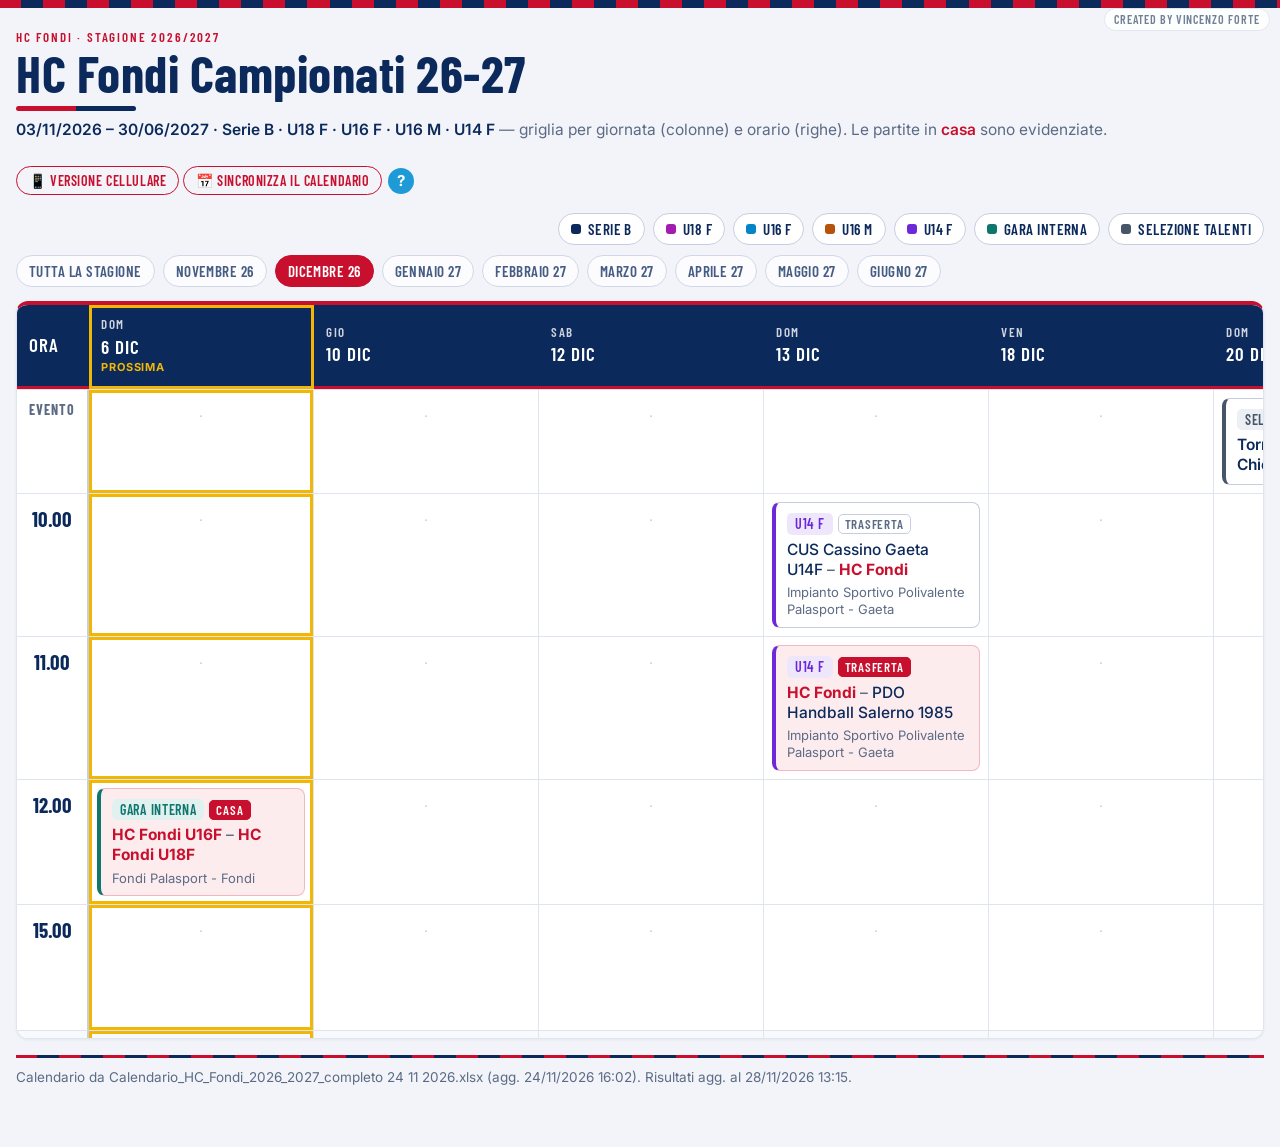
<file: index.html>
<!DOCTYPE html>
<html lang="it">
<head>
<meta charset="UTF-8">
<meta name="viewport" content="width=device-width, initial-scale=1">
<title>HC Fondi Campionati 26-27</title>
<!-- sceglie in automatico la versione completa o cellulare (vedi js/vista.js) -->
<script src="js/vista.js?v=2.5.0"></script>
<script src="js/sincronizza-aiuto.js?v=2.5.0" defer></script>
<script src="js/dettagli.js?v=2.5.0"></script>
<script src="js/aggiornamento.js?v=2.5.0"></script>
<!-- ===== STILE =====
     Tutto l'aspetto della pagina è nei file della cartella css/.
     Per cambiare tema sostituisci il nome del file qui sotto con uno di:
       css/tema-classico.css  css/tema-scuro.css  css/tema-arancio.css
       css/tema-minimal.css   css/tema-compatto.css
-->
<link rel="stylesheet" href="css/tema-rossoblu.css?v=2.5.0" id="tema">
</head>
<body>
<div class="wrap">
  <header class="top">
    <p class="eyebrow" id="ev-eyebrow">HC Fondi</p>
    <h1 id="ev-title">HC Fondi Campionati 26-27</h1>
    <p class="sub" id="ev-sub">Caricamento…</p>
    <a class="switch-view" href="mobile.html?v=mobile">📱 Versione cellulare</a>
    <span class="sincronizza-wrap">
      <a class="switch-view" href="sincronizza.html">📅 Sincronizza il calendario</a>
      <button type="button" class="help-btn" aria-label="Come funziona" aria-expanded="false" aria-controls="sincronizza-aiuto">?</button>
      <div class="help-pop" id="sincronizza-aiuto" role="dialog" aria-label="Come funziona" hidden></div>
    </span>
    <!-- per ora nascosto: <a class="switch-view" href="calendario-google.html">🗓 Calendario Google</a> -->
  </header>

  <div class="controls" id="controls"></div>
  <div class="controls months" id="months"></div>

  <div id="mister-panel"></div>
  <div id="mister-banner"></div>

  <div class="board">
    <table id="grid"></table>
  </div>

  <footer id="ev-foot"></footer>
</div>

<script>
// ==========================================================================
//  I dati vengono caricati da "calendario.json" (e, se presente, da
//  "risultati.json") nella STESSA cartella di questa pagina.
//  calendario.json si rigenera dall'Excel con:  python3 converti_excel.py
// ==========================================================================

const MESI = ["","Gen","Feb","Mar","Apr","Mag","Giu","Lug","Ago","Set","Ott","Nov","Dic"];
const MESI_LUNGHI = ["","Gennaio","Febbraio","Marzo","Aprile","Maggio","Giugno","Luglio","Agosto","Settembre","Ottobre","Novembre","Dicembre"];
const EV_ROW = "—";        // riga per gli eventi senza orario

let V={}, CAT={}, DAYS=[], DOW={}, TEAM="HC Fondi", D=[], TIMES=[];
let DAY_YEAR={};           // "GG/MM" -> anno (la stagione è a cavallo di due anni)
let RES={}, RES_ID={};
const state = { cats:{}, month:"", mister:false };

const FALLBACK_DUR = { serieb:70, u18f:70, u16f:60, u16m:60, u14:50, interna:70, sel:0 };
let CAT_TOTAL = {};
let BUFFER = 30;
const STORE_KEY = "hcfondi2627_mister";
let catDur = {};
function loadDur(){ try{ return JSON.parse(localStorage.getItem(STORE_KEY)) || {}; }catch(_){ return {}; } }
function saveDur(){ try{ localStorage.setItem(STORE_KEY, JSON.stringify({...catDur, _buffer:BUFFER})); }catch(_){ } }
const getDur = cat => catDur[cat] ?? CAT_TOTAL[cat] ?? FALLBACK_DUR[cat] ?? 60;

const isOurs = name => name===TEAM || (name||"").startsWith(TEAM+" ");
const toMin = t => { const [a,b]=String(t).split("."); return (+a)*60+(+b); };
const fmtMin = x => { const h=Math.floor(x/60), mm=x%60; return `${h}.${String(mm).padStart(2,"0")}`; };
const shown = el => !el.classList.contains("hidden");
const monthKey = d => DAY_YEAR[d] + "-" + d.slice(3,5);        // "2026-11"
const dayNum = d => DAY_YEAR[d]*10000 + (+d.slice(3,5))*100 + (+d.slice(0,2));

const normTeam = s => (s||"").toUpperCase().replace(/\s+/g," ").trim();
const normDate = s => (s||"").slice(0,5);
const resKey = (d,c,h,a) => normDate(d)+"|"+(c||"")+"|"+normTeam(h)+"|"+normTeam(a);

// risultato di una partita: per "id" (risultati.json attuale, gol nell'ordine di
// calendario.json) oppure, per le voci nel formato precedente, per data + categoria + squadre
function resultFor(m){
  const ri = m.id ? RES_ID[m.id] : null;
  const r = ri ? null : RES[resKey(m.date,m.cat,m.home,m.away)];
  const rr = (ri || r) ? null : RES[resKey(m.date,m.cat,m.away,m.home)];
  const x = ri || r || rr;
  if(!x || statoRisultato(x.status).codice==="DA_INIZIARE") return null;
  return rr ? {hs:+rr.as, as:+rr.hs, status:rr.status} : {hs:+x.hs, as:+x.as, status:x.status};
}

// stato del risultato: "FINE" (o vuoto) = finale; PARZIALE, 1T, INTERVALLO, 2T = partita in corso
// DA_INIZIARE = nessun risultato da mostrare (come se la partita non fosse in risultati.json)
// (vinta/persa/pareggio e vincente in grassetto solo sul risultato finale)
const STATI = { "FINE":"Finale", "PARZIALE":"Parziale", "1T":"I Tempo", "INTERVALLO":"Intervallo", "2T":"II Tempo" };
const STATI_ALIAS = { "DA INIZIARE":"DA_INIZIARE", "I TEMPO":"1T", "PRIMO TEMPO":"1T", "1° TEMPO":"1T", "II TEMPO":"2T", "SECONDO TEMPO":"2T", "2° TEMPO":"2T" };
function statoRisultato(st){
  let s = String(st||"").trim().toUpperCase().replace(/\s+/g," ");
  s = STATI_ALIAS[s] || s;
  return { finale: !s || s==="FINE", codice: s, label: STATI[s] || String(st||"").trim() };
}

function teamHTML(name, win){
  const cls = (isOurs(name) ? "fp" : "") + (win ? " win" : "");
  return cls.trim() ? `<span class="${cls.trim()}">${name}</span>` : name;
}
function matchHTML(m, i){
  if(m.event){
    return `<div class="m event ${m.cat}" data-cat="${m.cat}" data-i="${i}" tabindex="0" role="button" aria-haspopup="dialog">
      <span class="cat">${CAT[m.cat]||m.cat}</span>
      <div class="teams">${m.home}</div>
    </div>`;
  }
  const home = isOurs(m.home);
  const r = resultFor(m);
  const sr = r ? statoRisultato(r.status) : null;
  const homeWin = r && sr.finale && r.hs>r.as, awayWin = r && sr.finale && r.as>r.hs;
  let scoreLine = "";
  if(r){
    const st = sr.codice==="FINE" ? "FINE" : sr.label;
    const cls = sr.finale ? "fine" : "live";
    const hasScore = Number.isFinite(r.hs) && Number.isFinite(r.as);
    scoreLine = `<div class="score">${hasScore ? Dettagli.punteggio(m, r, isOurs) : ""}${st?`<span class="badge ${cls}">${st}</span>`:""}</div>`;
  }
  return `<div class="m ${m.cat}${home?" home":""}" data-cat="${m.cat}" data-i="${i}" tabindex="0" role="button" aria-haspopup="dialog">
    <span class="cat">${CAT[m.cat]||m.cat}</span><span class="where${home?" casa":""}">${m.gir}</span>
    <div class="teams">${teamHTML(m.home,homeWin)} <span class="vs">–</span> ${teamHTML(m.away,awayWin)}</div>
    ${scoreLine}
    <div class="venue">${V[m.venue]||m.venue||""}</div>
    <div class="mister"><div class="clash"></div></div>
  </div>`;
}

function build(){
  const t = document.getElementById("grid");
  let head = "<thead><tr><th>Ora</th>";
  DAYS.forEach(d=> head += `<th data-day="${d}"><span class="dow">${DOW[d]||""}</span>${+d.slice(0,2)} ${MESI[+d.slice(3,5)]}</th>`);
  head += "</tr></thead>";

  let body = "<tbody>";
  TIMES.forEach(time=>{
    body += `<tr><th class="time${time===EV_ROW?" ev":""}">${time===EV_ROW?"Evento":time}</th>`;
    DAYS.forEach(day=>{
      const cell = D.map((m,i)=>[m,i]).filter(([m])=>m.date===day && (m.time||EV_ROW)===time);
      body += `<td data-day="${day}">`;
      body += cell.length ? cell.map(([m,i])=>matchHTML(m,i)).join("") : '<div class="empty">·</div>';
      body += "</td>";
    });
    body += "</tr>";
  });
  t.innerHTML = head + body + "</tbody>";
}

function updateView(){
  document.querySelectorAll("#grid .m[data-cat]").forEach(el=>{
    el.classList.toggle("hidden", !state.cats[el.dataset.cat]);
  });

  const inMonth = d => !state.month || monthKey(d)===state.month;
  const dayVis = {}; DAYS.forEach(d=> dayVis[d]=0);
  document.querySelectorAll("#grid tbody tr").forEach(tr=>{
    let rowVis = 0;
    tr.querySelectorAll("td").forEach(td=>{
      if(!inMonth(td.dataset.day)) return;
      const n = [...td.querySelectorAll(".m")].filter(shown).length;
      rowVis += n; dayVis[td.dataset.day] += n;
    });
    tr.classList.toggle("hidden", !rowVis);
  });
  const heads = document.querySelectorAll("#grid thead th");
  let any = false;
  DAYS.forEach((d,i)=>{
    const on = inMonth(d) && dayVis[d] > 0; any = any || on;
    if(heads[i+1]) heads[i+1].classList.toggle("hidden", !on);
    document.querySelectorAll(`#grid td[data-day="${d}"]`).forEach(td=> td.classList.toggle("hidden", !on));
  });
  heads[0].classList.toggle("hidden", !any);
  let none = document.getElementById("none");
  if(!any && !none){
    none = document.createElement("div"); none.id="none"; none.className="none";
    none.textContent = "Nessuna partita per i filtri selezionati.";
    document.querySelector(".board").appendChild(none);
  } else if(any && none) none.remove();

  computeConflicts();
}

// Partite dello stesso giorno troppo vicine (anche in sedi diverse).
function computeConflicts(){
  const cards = [...document.querySelectorAll("#grid .m:not(.event)")];
  cards.forEach(el=>{ el.classList.remove("conflict"); el.querySelector(".clash").innerHTML=""; });
  const banner = document.getElementById("mister-banner");
  if(!state.mister){ banner.className=""; return; }

  const items = cards.filter(el=> shown(el) && shown(el.closest("td"))).map(el=>{
    const m = D[+el.dataset.i]; const start = toMin(m.time);
    return { el, m, start, end:start + getDur(m.cat) };
  });
  const clashing = new Set();
  items.forEach(a=>{
    const partners = items.filter(b => b!==a && b.m.date===a.m.date
      && a.start < b.end + BUFFER && b.start < a.end + BUFFER);
    const c = a.el.querySelector(".clash");
    if(partners.length){
      a.el.classList.add("conflict"); clashing.add(a);
      const list = partners.sort((x,y)=>x.start-y.start)
        .map(p=>`${CAT[p.m.cat]||p.m.cat} ${p.m.time} (${V[p.m.venue]||p.m.venue})`).join(" · ");
      c.innerHTML = `fine ~${fmtMin(a.end)} · <b>⚠ possibile accavallamento:</b> ${list}`;
    } else {
      c.innerHTML = `fine ~${fmtMin(a.end)} · <span class="ok">nessun accavallamento</span>`;
    }
  });
  const n = clashing.size;
  banner.className = n ? "warn" : "clear";
  banner.textContent = n
    ? `⚠ ${n} partite a rischio accavallamento nel periodo visibile (margine ${BUFFER}′ tra una gara e l'altra)`
    : `✓ Nessun accavallamento nel periodo visibile: tra le gare c'è sempre almeno ${BUFFER}′ di margine`;
}

function renderMisterPanel(){
  const p = document.getElementById("mister-panel");
  let html = `<span class="mp-title">Durata stimata (min)</span>`;
  Object.keys(CAT).filter(c=>c!=="sel").forEach(c=>{
    html += `<label><span class="dot ${c}"></span>${CAT[c]}
      <input type="number" class="catdur" data-cat="${c}" min="10" max="180" step="5" value="${getDur(c)}"></label>`;
  });
  html += `<label>Margine <input type="number" id="buffer" min="0" max="240" step="5" value="${BUFFER}"></label>
    <span class="mp-note">tempo minimo tra la fine di una gara e l'inizio della successiva (spostamenti inclusi)</span>`;
  p.innerHTML = html;
  p.addEventListener("input", e=>{
    if(e.target.id==="buffer") BUFFER = Math.max(0, +e.target.value || 0);
    else if(e.target.classList.contains("catdur")) catDur[e.target.dataset.cat] = Math.max(5, +e.target.value || 0);
    else return;
    saveDur(); computeConflicts();
  });
}

function buildControls(){
  const box = document.getElementById("controls");
  let html = `<button class="chip mister-btn" data-role="mister" aria-pressed="false">📋 Mister</button><span class="sep"></span>`;
  Object.keys(CAT).forEach(c=>{
    html += `<button class="chip" data-cat="${c}" aria-pressed="true"><span class="dot ${c}"></span>${CAT[c]}</button>`;
  });
  box.innerHTML = html;
  box.addEventListener("click", e=>{
    const btn = e.target.closest(".chip"); if(!btn) return;
    const on = btn.getAttribute("aria-pressed")==="true";
    btn.setAttribute("aria-pressed", String(!on));
    if(btn.dataset.role==="mister"){ state.mister = !on; document.body.classList.toggle("mister", state.mister); }
    else state.cats[btn.dataset.cat] = !on;
    updateView();
  });

  const mbox = document.getElementById("months");
  const months = [...new Set(DAYS.map(monthKey))];
  mbox.innerHTML = `<button class="chip month" data-month="">Tutta la stagione</button>` +
    months.map(k=>{ const [y,m]=k.split("-"); return `<button class="chip month" data-month="${k}">${MESI_LUNGHI[+m]} ${y.slice(2)}</button>`; }).join("");
  const sync = ()=> mbox.querySelectorAll(".chip").forEach(b=> b.setAttribute("aria-pressed", String(b.dataset.month===state.month)));
  sync();
  mbox.addEventListener("click", e=>{
    const btn = e.target.closest(".chip"); if(!btn) return;
    state.month = btn.dataset.month; sync(); updateView(); focusToday(false);
  });
}

// Oggi (o la prossima giornata in calendario): evidenzia la colonna e la porta in vista.
function todayInfo(){
  const n = new Date();
  const today = n.getFullYear()*10000 + (n.getMonth()+1)*100 + n.getDate();
  const next = DAYS.find(d=> dayNum(d) >= today);
  return { next, isToday: !!next && dayNum(next)===today, now: n.getHours()*60+n.getMinutes() };
}
function markToday(){
  const {next, isToday, now} = todayInfo();
  if(!next) return;
  const th = document.querySelector(`#grid thead th[data-day="${next}"]`);
  th.insertAdjacentHTML("beforeend", `<span class="next">${isToday ? "OGGI" : "PROSSIMA"}</span>`);
  th.classList.add("today");
  document.querySelectorAll(`#grid td[data-day="${next}"]`).forEach(td=> td.classList.add("today"));
  if(isToday){
    document.querySelectorAll(`#grid td[data-day="${next}"] .m:not(.event)`).forEach(el=>{
      const m = D[+el.dataset.i], s = toMin(m.time);
      if(now >= s && now <= s + getDur(m.cat)) el.insertAdjacentHTML("beforeend", `<span class="now-badge">in corso</span>`);
    });
  }
}
function focusToday(scrollPage){
  const {next} = todayInfo();
  const board = document.querySelector(".board");
  const th = next && document.querySelector(`#grid thead th[data-day="${next}"]`);
  if(!th || !shown(th)){ board.scrollLeft = 0; return; }
  const first = document.querySelector("#grid thead th").getBoundingClientRect().width;
  board.scrollLeft += th.getBoundingClientRect().left - board.getBoundingClientRect().left - first - 8;
  if(scrollPage) board.scrollIntoView({block:"nearest"});
}

function applyMeta(ev, resMeta){
  const set=(id,txt)=>{ const el=document.getElementById(id); if(el&&txt) el.textContent=txt; };
  if(ev){
    set("ev-eyebrow", ev.eyebrow);
    set("ev-title", ev.title);
    if(ev.title) document.title = ev.title;
    if(ev.subtitle) document.getElementById("ev-sub").innerHTML =
      `<b>${ev.subtitle}</b> — griglia per giornata (colonne) e orario (righe). Le partite in <b class="hl">casa</b> sono evidenziate.`;
  }
  const cal = `Calendario da ${ev&&ev.source||"calendario.json"}${ev&&ev.updated?" (agg. "+ev.updated+")":""}.`;
  const ris = resMeta&&resMeta.updated ? ` Risultati agg. al ${resMeta.updated}.` : "";
  document.getElementById("ev-foot").textContent = cal + ris;
}

// risultati.json: indici per id (formato attuale) e per data+categoria+squadre (precedente)
function applyResults(data){
  RES = {}; RES_ID = {};
  (data && data.results || []).forEach(r=>{
    if(r.id) RES_ID[r.id] = r;
    else RES[resKey(r.date,r.cat,r.home,r.away)] = r;
  });
}
let RES_TXT = null;        // testo di risultati.json (per js/aggiornamento.js)
async function loadResults(){
  try{
    const res = await fetch("risultati.json?t="+Date.now(), {cache:"no-store"});
    if(!res.ok) return null;
    RES_TXT = await res.text();
    const data = JSON.parse(RES_TXT);
    applyResults(data);
    return data;
  }catch(_){ return null; }
}

// ---------- aggiornamento automatico dei risultati (js/aggiornamento.js) ----------
// orari delle partite (inizio e fine indicativa, in ms): servono a capire se una è in corso
function matchWindows(){
  return D.filter(m=> m.time && !m.event).map(m=>{
    const [h,mi] = m.time.split(".").map(Number);
    const s = new Date(DAY_YEAR[m.date], +m.date.slice(3,5)-1, +m.date.slice(0,2), h, mi).getTime();
    return [s, s + (CAT_TOTAL[m.cat] ?? FALLBACK_DUR[m.cat] ?? 60)*60000];
  });
}
// risultati nuovi: ridisegna il tabellone mantenendo filtri, scorrimento e pannello aperto
function redraw(data){
  applyResults(data);
  applyMeta(EV, data);
  const b = document.querySelector(".board"), x = b.scrollLeft, y = b.scrollTop;
  build(); markToday(); updateView();
  b.scrollLeft = x; b.scrollTop = y;
  const i = Dettagli.aperto();
  if(i !== null) openDetails(i);
}
let EV = null;

async function init(){
  let caricato = false;      // true quando calendario.json è arrivato: un errore dopo è di visualizzazione
  try{
    const res = await fetch("calendario.json?t="+Date.now(), {cache:"no-store"});
    if(!res.ok) throw new Error("HTTP "+res.status);
    const calTxt = await res.text();
    const data = JSON.parse(calTxt);
    caricato = true;
    EV = data.event;

    V    = data.venues     || {};
    CAT  = data.categories || {};
    DAYS = data.days       || [];
    DOW  = data.dow        || {};
    TEAM = data.fondiTeam  || "HC Fondi";
    D    = data.matches    || [];
    Object.keys(CAT).forEach(c=> state.cats[c]=true);

    // anno di ogni giornata: dal campo "year" della partita, altrimenti dalla data di inizio
    const y0 = +(data.start||"").slice(6,10) || data.year || new Date().getFullYear();
    const m0 = +(data.start||"").slice(3,5) || 1;
    D.forEach(m=>{ DAY_YEAR[m.date] = m.year || (+m.date.slice(3,5) >= m0 ? y0 : y0+1); });
    DAYS = DAYS.filter(d=> DAY_YEAR[d]).sort((a,b)=> dayNum(a)-dayNum(b));

    const saved = loadDur();
    if(Number.isFinite(saved._buffer)) BUFFER = saved._buffer;
    else if(data.mister && Number.isFinite(+data.mister.buffer)) BUFFER = +data.mister.buffer;
    delete saved._buffer; catDur = saved;
    const dur = (data.mister||{}).durate || {};
    Object.keys(CAT).forEach(c=>{
      const d = dur[c];
      CAT_TOTAL[c] = d ? (2*(+d.tempo||0) + (+d.pausa||0)) : (FALLBACK_DUR[c] ?? 60);
    });

    const times = [...new Set(D.filter(m=>m.time).map(m=>m.time))].sort((a,b)=>toMin(a)-toMin(b));
    TIMES = (D.some(m=>!m.time) ? [EV_ROW] : []).concat(times);

    // mese di partenza: quello della prossima giornata (o l'ultimo, a stagione finita)
    const {next} = todayInfo();
    state.month = monthKey(next || DAYS[DAYS.length-1]);

    const resMeta = await loadResults();
    applyMeta(data.event, resMeta);
    buildControls();
    renderMisterPanel();
    build();
    markToday();
    updateView();
    requestAnimationFrame(()=> focusToday(false));
    Aggiornamento.avvia({ risultati:RES_TXT, calendario:calTxt, finestre:matchWindows, aggiorna:redraw });
  }catch(err){
    document.querySelector(".board").innerHTML = caricato
      ? `<div class="none">
        <b>Non è stato possibile mostrare il calendario.</b><br>
        Ricarica la pagina: di solito succede subito dopo un aggiornamento del sito,
        quando il browser ha ancora in memoria una parte dei file vecchi.<br>
        <small>Dettaglio: ${err.message}</small>
      </div>`
      : `<div class="none">
        <b>Impossibile caricare <code>calendario.json</code>.</b><br>
        Il file deve stare nella <b>stessa cartella</b> di questa pagina.<br><br>
        Se stai aprendo la pagina con doppio clic dal disco (<code>file://</code>), il browser blocca
        il caricamento del JSON: dalla cartella esegui <code>python3 -m http.server 8000</code>
        e apri <code>http://localhost:8000</code>. Online (GitHub Pages) funziona direttamente.<br>
        <small>Dettaglio: ${err.message}</small>
      </div>`;
  }
}
// clic (o Invio/spazio) su una partita: pannello dettagli con mappa e "Aggiungi al calendario"
function openDetails(i){
  const m = D[i], r = m.event ? null : resultFor(m);
  Dettagli.apri({ m, indice:i,
    data: new Date(DAY_YEAR[m.date], +m.date.slice(3,5)-1, +m.date.slice(0,2)),
    categoria: CAT[m.cat]||m.cat, impianto: V[m.venue]||m.venue||"",
    durata: CAT_TOTAL[m.cat] ?? FALLBACK_DUR[m.cat] ?? 60, isOurs,
    risultato: r, stato: r ? statoRisultato(r.status) : null });
}
const grid = document.getElementById("grid");
grid.addEventListener("click", e=>{
  const c = e.target.closest(".m[data-i]"); if(c) openDetails(+c.dataset.i);
});
grid.addEventListener("keydown", e=>{
  if(e.key!=="Enter" && e.key!==" ") return;
  const c = e.target.closest(".m[data-i]"); if(!c) return;
  e.preventDefault(); openDetails(+c.dataset.i);
});
init();

/* credito (offuscato, reinserito se rimosso) */
(function(){
  const n = new TextDecoder().decode(Uint8Array.from(atob("Y3JlYXRlZCBieSBWaW5jZW56byBGb3J0ZQ=="), c=>c.charCodeAt(0)));
  function ensure(){
    let el = document.getElementById("credit");
    if(!el){ el = document.createElement("div"); el.id = "credit"; document.body.appendChild(el); }
    if(el.textContent !== n) el.textContent = n;
  }
  ensure();
  try{ new MutationObserver(ensure).observe(document.body, {childList:true, subtree:true}); }catch(_){}
})();
</script>
</body>
</html>
</file>
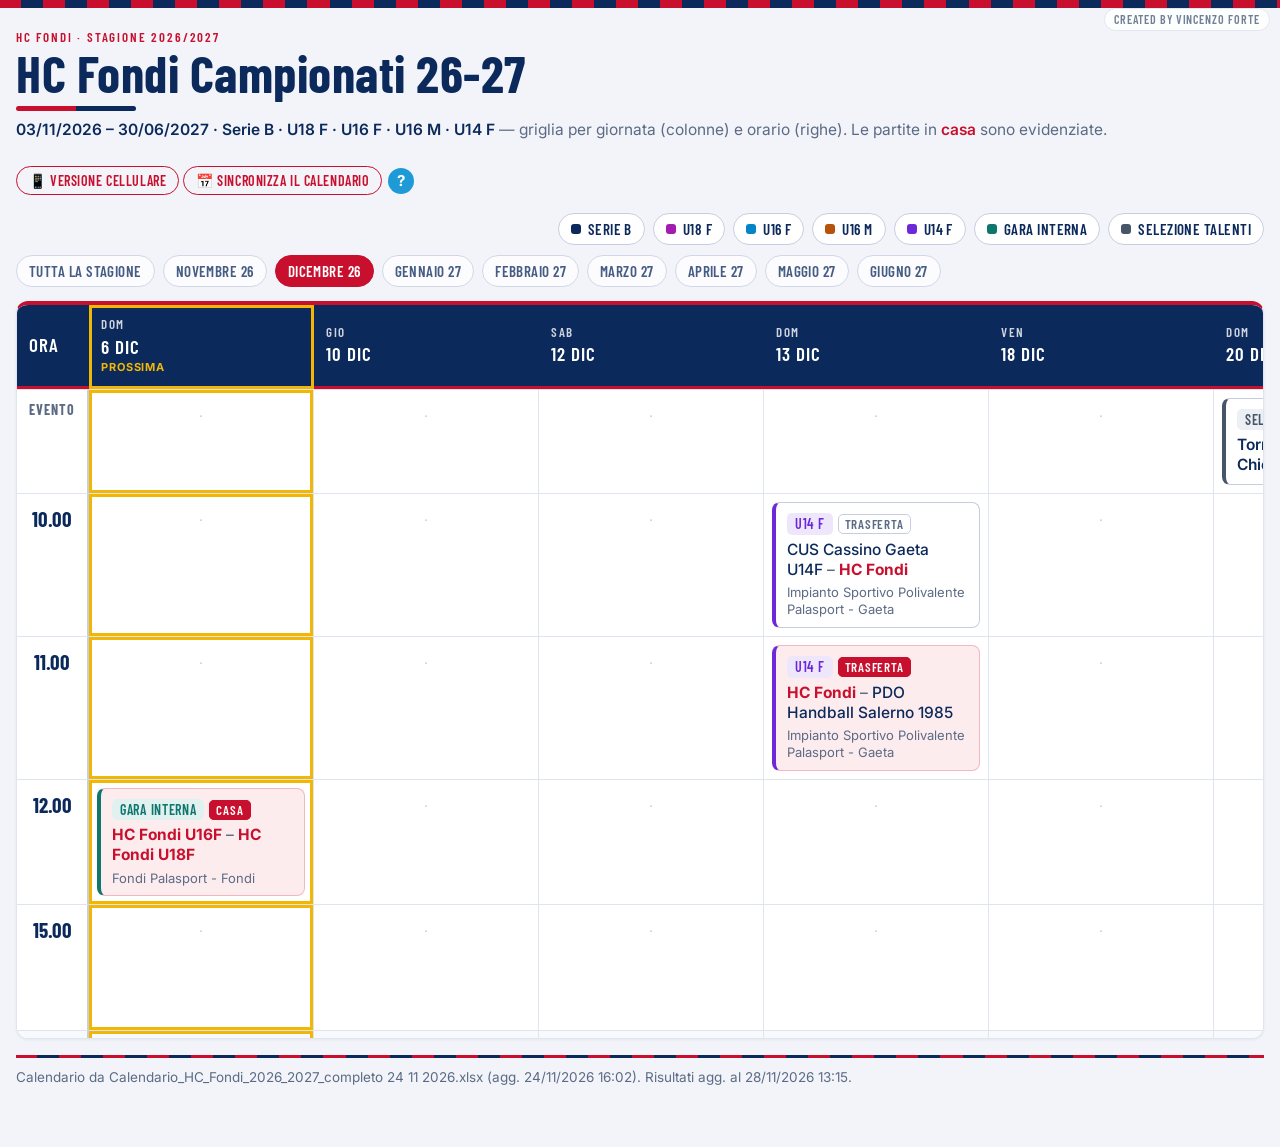
<file: anteprima-mobile.html>
<!DOCTYPE html>
<html lang="it">
<head>
<meta http-equiv="refresh" content="600" data-auto-refresh>
<meta charset="UTF-8">
<meta name="viewport" content="width=device-width, initial-scale=1, viewport-fit=cover">
<meta name="theme-color" content="#0B2A5B">
<title>HC Fondi Campionati 26-27</title>
<!-- sceglie in automatico la versione completa o cellulare (vedi js/vista.js) -->
<!-- ANTEPRIMA (pulsante "Sincronizza il calendario"): raggiungibile solo con link diretto -->
<meta name="robots" content="noindex">
<script src="js/vista.js" data-full="anteprima.html" data-mobile="anteprima-mobile.html"></script>
<script src="js/sincronizza-aiuto.js" defer></script>
<!-- ===== STILE =====
     1) il tema (lo stesso di index.html): css/tema-classico.css, tema-scuro,
        tema-arancio, tema-minimal, tema-compatto, tema-rossoblu
     2) css/mobile.css: layout agenda per cellulare (sempre DOPO il tema)
-->
<link rel="stylesheet" href="css/tema-rossoblu.css" id="tema">
<link rel="stylesheet" href="css/mobile.css">
</head>
<body class="mobile">

<header class="mbar">
  <p class="eyebrow" id="ev-eyebrow">HC Fondi</p>
  <div class="ab-top">
    <h1 id="ev-title">HC Fondi Campionati 26-27</h1>
    <span class="sincronizza-wrap">
      <a class="ab-btn" href="sincronizza.html">📅 Sincronizza</a>
      <button type="button" class="help-btn" aria-label="Come funziona" aria-expanded="false" aria-controls="sincronizza-aiuto">?</button>
      <div class="help-pop" id="sincronizza-aiuto" role="dialog" aria-label="Come funziona" hidden></div>
    </span>
  </div>
  <nav class="mscroll" id="months" aria-label="Mese"></nav>
  <nav class="mscroll" id="cats" aria-label="Categorie"></nav>
</header>

<main class="agenda" id="agenda"></main>

<footer class="mfoot">
  <span id="ev-foot"></span>
  <!-- per ora nascosto: <a class="switch-view" href="calendario-google.html">🗓 Calendario Google</a> -->
  <a class="switch-view" href="anteprima.html?v=full">🖥 Versione completa (tabellone)</a>
</footer>

<button class="fab hidden" id="fab" type="button">↓ Prossima</button>

<dialog class="sheet" id="sheet" aria-labelledby="sh-teams"></dialog>

<script>
// ==========================================================================
//  Versione cellulare: stessa fonte dati di index.html
//  (calendario.json + risultati.json nella stessa cartella).
//  Lista per giornata; toccando una partita si apre il pannello dettagli.
// ==========================================================================

const MESI = ["","gen","feb","mar","apr","mag","giu","lug","ago","set","ott","nov","dic"];
const MESI_LUNGHI = ["","gennaio","febbraio","marzo","aprile","maggio","giugno","luglio","agosto","settembre","ottobre","novembre","dicembre"];
const GIORNI = ["domenica","lunedì","martedì","mercoledì","giovedì","venerdì","sabato"];

let V={}, CAT={}, DOW={}, TEAM="HC Fondi", D=[], DAYS=[], RES={}, DUR={};
const state = { cats:{}, month:"" };

const esc = s => String(s ?? "").replace(/[&<>"]/g, c => ({"&":"&amp;","<":"&lt;",">":"&gt;",'"':"&quot;"}[c]));
const isOurs = name => name===TEAM || (name||"").startsWith(TEAM+" ");
const normTeam = s => (s||"").toUpperCase().replace(/\s+/g," ").trim();
const resKey = (d,c,h,a) => (d||"").slice(0,5)+"|"+(c||"")+"|"+normTeam(h)+"|"+normTeam(a);
const yearOf = m => m.year;
const dateOf = m => new Date(yearOf(m), +m.date.slice(3,5)-1, +m.date.slice(0,2));
const dayKey = m => yearOf(m)*10000 + (+m.date.slice(3,5))*100 + (+m.date.slice(0,2));
const monthKey = m => yearOf(m) + "-" + m.date.slice(3,5);
const todayKey = () => { const n=new Date(); return n.getFullYear()*10000+(n.getMonth()+1)*100+n.getDate(); };
const city = v => { const s = V[v] || v || ""; const i = s.lastIndexOf(" - "); return i>=0 ? s.slice(i+3) : s; };

function resultFor(m){
  const r = RES[resKey(m.date,m.cat,m.home,m.away)];
  if(r) return {hs:+r.hs, as:+r.as, status:r.status};
  const rr = RES[resKey(m.date,m.cat,m.away,m.home)];
  if(rr) return {hs:+rr.as, as:+rr.hs, status:rr.status};
  return null;
}
// esito dal punto di vista di HC Fondi: "w" / "l" / "d" (gare interne: nessun esito)
function outcome(m, r){
  if(!r || !Number.isFinite(r.hs) || !Number.isFinite(r.as)) return null;
  const homeOurs = isOurs(m.home), awayOurs = isOurs(m.away);
  if(homeOurs && awayOurs) return null;
  const our = homeOurs ? r.hs : r.as, their = homeOurs ? r.as : r.hs;
  return our>their ? "w" : our<their ? "l" : "d";
}
const OUT_LABEL = { w:"Vinta", l:"Persa", d:"Pareggio" };

// avversario mostrato nella card (per le gare interne: entrambe le squadre)
function opponentHTML(m){
  if(m.event) return esc(m.home);
  if(isOurs(m.home) && isOurs(m.away)) return `${esc(m.home)} <span class="vs">vs</span> ${esc(m.away)}`;
  return `<span class="vs">vs</span>${esc(isOurs(m.home) ? m.away : m.home)}`;
}

function cardHTML(m, i){
  const home = !m.event && isOurs(m.home);
  const r = m.event ? null : resultFor(m);
  const o = outcome(m, r);
  const right = r && Number.isFinite(r.hs)
    ? `<span class="res ${o||""}">${r.hs}–${r.as}${o?`<small>${OUT_LABEL[o]}</small>`:""}</span>`
    : `<span class="go" aria-hidden="true">›</span>`;
  return `<button type="button" class="m ${m.cat}${home?" home":""}${m.event?" event":""}" data-i="${i}">
    <span class="t">${m.time || "—"}${m.event ? "<small>evento</small>" : ""}</span>
    <span class="top"><span class="cat">${esc(CAT[m.cat]||m.cat)}</span>${m.event ? "" :
      `<span class="where${home?" casa":""}">${esc(m.gir)}</span>`}</span>
    <span class="opp">${opponentHTML(m)}</span>
    ${m.event ? "" : `<span class="city">${esc(city(m.venue))}</span>`}
    ${right}
  </button>`;
}

function render(){
  const box = document.getElementById("agenda");
  const list = D.map((m,i)=>[m,i]).filter(([m])=> state.cats[m.cat] && (!state.month || monthKey(m)===state.month));
  if(!list.length){ box.innerHTML = `<p class="mempty">Nessuna partita per i filtri selezionati.</p>`; updateFab(); return; }

  const today = todayKey();
  const next = DAYS.find(k=> k >= today);
  let html = "", cur = null;
  list.forEach(([m,i])=>{
    const k = dayKey(m);
    if(k!==cur){
      if(cur!==null) html += `</section>`;
      cur = k;
      const cls = k<today ? " past" : (k===next ? " next" : "");
      const tag = k===next ? `<span class="tag">${k===today ? "Oggi" : "Prossima"}</span>` : "";
      html += `<section class="day${cls}" data-day="${k}">
        <h2 class="day-h"><span class="dw">${DOW[m.date]||""}</span><span class="dt">${+m.date.slice(0,2)} ${MESI[+m.date.slice(3,5)]}</span>${tag}</h2>`;
    }
    html += cardHTML(m, i);
  });
  box.innerHTML = html + `</section>`;
  updateFab();
}

// ---------- pannello dettagli ----------
function openSheet(i){
  const m = D[i], d = dateOf(m), sh = document.getElementById("sheet");
  const r = m.event ? null : resultFor(m), o = outcome(m, r);
  const venue = V[m.venue] || m.venue || "";
  const when = `${GIORNI[d.getDay()]} ${d.getDate()} ${MESI_LUNGHI[d.getMonth()+1]} ${d.getFullYear()}${m.time ? " · ore "+m.time.replace(".",":") : ""}`;
  const team = n => `<span class="${isOurs(n)?"fp":""}">${esc(n)}</span>`;
  const teams = m.event ? esc(m.home) : `${team(m.home)} <span class="vs">–</span> ${team(m.away)}`;
  const score = r && Number.isFinite(r.hs)
    ? `<p class="score res ${o||""}">${r.hs} – ${r.as}${o?`<small>${OUT_LABEL[o]}</small>`:""}</p>` : "";
  const end = m.time ? (()=>{ const [h,mm]=m.time.split(".").map(Number); const t=h*60+mm+(DUR[m.cat]||60);
    return `${Math.floor(t/60)}:${String(t%60).padStart(2,"0")}`; })() : "";

  sh.className = "sheet " + m.cat;
  sh.innerHTML = `<div class="grip"></div>
    <button type="button" class="x" data-close aria-label="Chiudi">×</button>
    <div class="sh">
      <p class="when">${when}</p>
      <h3 class="teams" id="sh-teams">${teams}</h3>
      ${score}
      <div class="tags"><span>${esc(CAT[m.cat]||m.cat)}</span>${m.event ? "" :
        `<span class="${isOurs(m.home)?"casa":""}">${esc(m.gir)}</span>`}</div>
    </div>
    <dl>
      ${m.time ? `<dt>Orario</dt><dd>${m.time.replace(".",":")}${end ? ` – fine indicativa ${end}` : ""}</dd>` : ""}
      ${venue ? `<dt>Impianto</dt><dd>${esc(venue)}</dd>` : ""}
      ${r && r.status ? `<dt>Stato</dt><dd>${esc(r.status)}</dd>` : ""}
    </dl>
    <div class="acts">
      ${venue ? `<a href="https://www.google.com/maps/search/?api=1&query=${encodeURIComponent(venue)}" target="_blank" rel="noopener">Mappa</a>` : ""}
      <button type="button" class="alt" data-ics="${i}">Aggiungi al calendario</button>
    </div>`;
  sh.showModal();
}

// file .ics per aggiungere la partita al calendario del telefono
function downloadICS(i){
  const m = D[i], d = dateOf(m), p = n => String(n).padStart(2,"0");
  const ymd = `${d.getFullYear()}${p(d.getMonth()+1)}${p(d.getDate())}`;
  let when;
  if(m.time){
    const [h,mm] = m.time.split(".").map(Number), e = h*60+mm+(DUR[m.cat]||60);
    when = `DTSTART:${ymd}T${p(h)}${p(mm)}00\r\nDTEND:${ymd}T${p(Math.floor(e/60)%24)}${p(e%60)}00`;
  } else {
    const n = new Date(d); n.setDate(n.getDate()+1);
    when = `DTSTART;VALUE=DATE:${ymd}\r\nDTEND;VALUE=DATE:${n.getFullYear()}${p(n.getMonth()+1)}${p(n.getDate())}`;
  }
  const icsText = s => String(s).replace(/([,;\\])/g,"\\$1");
  const title = m.event ? `${CAT[m.cat]||m.cat}: ${m.home}` : `${CAT[m.cat]||m.cat} · ${m.home} – ${m.away}`;
  const ics = ["BEGIN:VCALENDAR","VERSION:2.0","PRODID:-//HC Fondi//Campionati 26-27//IT","BEGIN:VEVENT",
    `UID:hcfondi-${ymd}-${m.cat}-${i}@hcfondi`,
    `DTSTAMP:${new Date().toISOString().replace(/[-:]/g,"").slice(0,15)}Z`,
    when, `SUMMARY:${icsText(title)}`,
    V[m.venue] ? `LOCATION:${icsText(V[m.venue])}` : "",
    "END:VEVENT","END:VCALENDAR"].filter(Boolean).join("\r\n");
  const a = document.createElement("a");
  a.href = URL.createObjectURL(new Blob([ics], {type:"text/calendar"}));
  a.download = `HCFondi_${ymd}_${m.cat}.ics`;
  document.body.appendChild(a); a.click(); a.remove();
  setTimeout(()=> URL.revokeObjectURL(a.href), 2000);
}

// ---------- filtri ----------
function buildControls(){
  const months = [...new Set(D.map(monthKey))];
  const mbox = document.getElementById("months");
  mbox.innerHTML = `<button type="button" class="chip month" data-month="">Tutto</button>` +
    months.map(k=>{ const [y,mm]=k.split("-"); return `<button type="button" class="chip month" data-month="${k}">${MESI[+mm]} ${y.slice(2)}</button>`; }).join("");
  mbox.addEventListener("click", e=>{
    const b = e.target.closest(".chip"); if(!b) return;
    setMonth(b.dataset.month); window.scrollTo({top:0});
  });

  const cbox = document.getElementById("cats");
  cbox.innerHTML = Object.keys(CAT).filter(c=> D.some(m=>m.cat===c)).map(c=>
    `<button type="button" class="chip" data-cat="${c}" aria-pressed="true"><span class="dot ${c}"></span>${esc(CAT[c])}</button>`).join("");
  cbox.addEventListener("click", e=>{
    const b = e.target.closest(".chip"); if(!b) return;
    const on = b.getAttribute("aria-pressed")==="true";
    b.setAttribute("aria-pressed", String(!on));
    state.cats[b.dataset.cat] = !on;
    render();
  });
}
function setMonth(k){
  state.month = k;
  document.querySelectorAll("#months .chip").forEach(b=>{
    const on = b.dataset.month===k;
    b.setAttribute("aria-pressed", String(on));
    if(on) b.scrollIntoView({inline:"center", block:"nearest"});
  });
  render();
}

// ---------- "Prossima": porta alla prossima giornata ----------
function nextSection(){ return document.querySelector(".day.next"); }
function updateFab(){
  const fab = document.getElementById("fab");
  const nextK = DAYS.find(k=> k >= todayKey());
  fab.classList.toggle("hidden", !nextK);
}
function goNext(){
  const nextK = DAYS.find(k=> k >= todayKey()); if(!nextK) return;
  const m = D.find(x=> dayKey(x)===nextK);
  if(!nextSection() && state.month) setMonth(monthKey(m));
  const s = nextSection();
  if(s){
    const top = s.getBoundingClientRect().top + window.scrollY - document.querySelector(".mbar").offsetHeight - 8;
    window.scrollTo({top, behavior:"smooth"});
  }
}

function applyMeta(ev, resMeta){
  const set=(id,txt)=>{ const el=document.getElementById(id); if(el&&txt) el.textContent=txt; };
  if(ev){ set("ev-eyebrow", ev.eyebrow); set("ev-title", ev.title); if(ev.title) document.title = ev.title; }
  const cal = `Calendario agg. ${ev&&ev.updated||"—"}.`;
  const ris = resMeta&&resMeta.updated ? ` Risultati agg. ${resMeta.updated}.` : "";
  document.getElementById("ev-foot").textContent = cal + ris + " ";
}

async function loadResults(){
  try{
    const res = await fetch("risultati.json", {cache:"no-store"});
    if(!res.ok) return null;
    const data = await res.json();
    (data.results||[]).forEach(r=>{ RES[resKey(r.date,r.cat,r.home,r.away)] = r; });
    return data;
  }catch(_){ return null; }
}

async function init(){
  try{
    const res = await fetch("calendario.json", {cache:"no-store"});
    if(!res.ok) throw new Error("HTTP "+res.status);
    const data = await res.json();
    V = data.venues || {}; CAT = data.categories || {}; DOW = data.dow || {};
    TEAM = data.fondiTeam || "HC Fondi";

    // anno di ogni partita: campo "year", altrimenti dedotto dalla data di inizio stagione
    const y0 = +(data.start||"").slice(6,10) || data.year || new Date().getFullYear();
    const m0 = +(data.start||"").slice(3,5) || 1;
    D = (data.matches||[]).map(m=> ({...m, year: m.year || (+m.date.slice(3,5) >= m0 ? y0 : y0+1)}))
      .sort((a,b)=> dayKey(a)-dayKey(b) || (a.time||"").localeCompare(b.time||""));
    DAYS = [...new Set(D.map(dayKey))];
    Object.keys(CAT).forEach(c=> state.cats[c]=true);
    const dur = (data.mister||{}).durate || {};
    Object.keys(dur).forEach(c=> DUR[c] = 2*(+dur[c].tempo||0) + (+dur[c].pausa||0));

    const resMeta = await loadResults();
    applyMeta(data.event, resMeta);
    buildControls();

    // mese iniziale: quello della prossima giornata (o l'ultimo, a stagione finita)
    const nextK = DAYS.find(k=> k >= todayKey());
    const ref = D.find(m=> dayKey(m)===(nextK ?? DAYS[DAYS.length-1]));
    setMonth(ref ? monthKey(ref) : "");
    if(nextK) requestAnimationFrame(goNext);
  }catch(err){
    document.getElementById("agenda").innerHTML =
      `<p class="mempty"><b>Impossibile caricare calendario.json.</b><br>
       Il file deve stare nella stessa cartella di questa pagina.<br><small>${esc(err.message)}</small></p>`;
  }
}

// eventi: tocco su una card, chiusura pannello, .ics, pulsante "Prossima"
document.getElementById("agenda").addEventListener("click", e=>{
  const c = e.target.closest(".m[data-i]"); if(c) openSheet(+c.dataset.i);
});
document.getElementById("sheet").addEventListener("click", e=>{
  const sh = e.currentTarget;
  if(e.target===sh || e.target.closest("[data-close]")) sh.close();     // tocco sullo sfondo o sulla ×
  const ics = e.target.closest("[data-ics]"); if(ics) downloadICS(+ics.dataset.ics);
});
document.getElementById("fab").addEventListener("click", goNext);
init();

/* credito (offuscato, reinserito se rimosso) */
(function(){
  const n = new TextDecoder().decode(Uint8Array.from(atob("Y3JlYXRlZCBieSBWaW5jZW56byBGb3J0ZQ=="), c=>c.charCodeAt(0)));
  function ensure(){
    let el = document.getElementById("credit");
    if(!el){ el = document.createElement("div"); el.id = "credit"; document.body.appendChild(el); }
    if(el.textContent !== n) el.textContent = n;
  }
  ensure();
  try{ new MutationObserver(ensure).observe(document.body, {childList:true, subtree:true}); }catch(_){}
})();
</script>
</body>
</html>
</file>
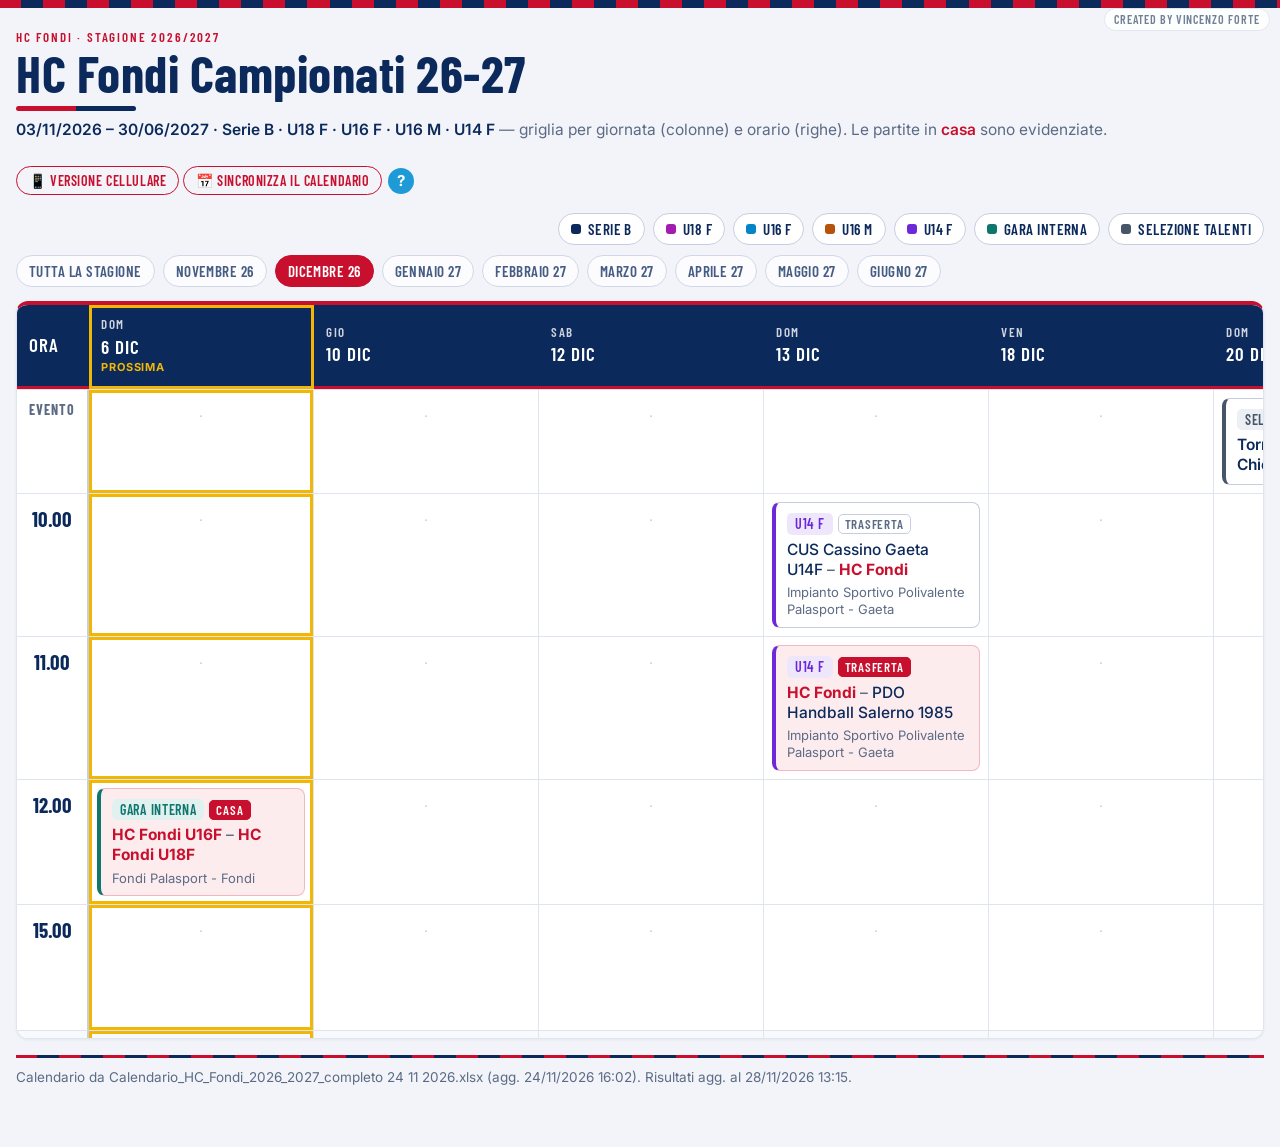
<file: anteprima.html>
<!DOCTYPE html>
<html lang="it">
<head>
<meta http-equiv="refresh" content="600" data-auto-refresh>
<meta charset="UTF-8">
<meta name="viewport" content="width=device-width, initial-scale=1">
<title>HC Fondi Campionati 26-27</title>
<!-- sceglie in automatico la versione completa o cellulare (vedi js/vista.js) -->
<!-- ANTEPRIMA (pulsante "Sincronizza il calendario"): raggiungibile solo con link diretto -->
<meta name="robots" content="noindex">
<script src="js/vista.js" data-full="anteprima.html" data-mobile="anteprima-mobile.html"></script>
<script src="js/sincronizza-aiuto.js" defer></script>
<!-- ===== STILE =====
     Tutto l'aspetto della pagina è nei file della cartella css/.
     Per cambiare tema sostituisci il nome del file qui sotto con uno di:
       css/tema-classico.css  css/tema-scuro.css  css/tema-arancio.css
       css/tema-minimal.css   css/tema-compatto.css
-->
<link rel="stylesheet" href="css/tema-rossoblu.css" id="tema">
</head>
<body>
<div class="wrap">
  <header class="top">
    <p class="eyebrow" id="ev-eyebrow">HC Fondi</p>
    <h1 id="ev-title">HC Fondi Campionati 26-27</h1>
    <p class="sub" id="ev-sub">Caricamento…</p>
    <a class="switch-view" href="anteprima-mobile.html?v=mobile">📱 Versione cellulare</a>
    <span class="sincronizza-wrap">
      <a class="switch-view" href="sincronizza.html">📅 Sincronizza il calendario</a>
      <button type="button" class="help-btn" aria-label="Come funziona" aria-expanded="false" aria-controls="sincronizza-aiuto">?</button>
      <div class="help-pop" id="sincronizza-aiuto" role="dialog" aria-label="Come funziona" hidden></div>
    </span>
    <!-- per ora nascosto: <a class="switch-view" href="calendario-google.html">🗓 Calendario Google</a> -->
  </header>

  <div class="controls" id="controls"></div>
  <div class="controls months" id="months"></div>

  <div id="mister-panel"></div>
  <div id="mister-banner"></div>

  <div class="board">
    <table id="grid"></table>
  </div>

  <footer id="ev-foot"></footer>
</div>

<script>
// ==========================================================================
//  I dati vengono caricati da "calendario.json" (e, se presente, da
//  "risultati.json") nella STESSA cartella di questa pagina.
//  calendario.json si rigenera dall'Excel con:  python3 converti_excel.py
// ==========================================================================

const MESI = ["","Gen","Feb","Mar","Apr","Mag","Giu","Lug","Ago","Set","Ott","Nov","Dic"];
const MESI_LUNGHI = ["","Gennaio","Febbraio","Marzo","Aprile","Maggio","Giugno","Luglio","Agosto","Settembre","Ottobre","Novembre","Dicembre"];
const EV_ROW = "—";        // riga per gli eventi senza orario

let V={}, CAT={}, DAYS=[], DOW={}, TEAM="HC Fondi", D=[], TIMES=[];
let DAY_YEAR={};           // "GG/MM" -> anno (la stagione è a cavallo di due anni)
let RES={};
const state = { cats:{}, month:"", mister:false };

const FALLBACK_DUR = { serieb:70, u18f:70, u16f:60, u16m:60, u14:50, interna:70, sel:0 };
let CAT_TOTAL = {};
let BUFFER = 30;
const STORE_KEY = "hcfondi2627_mister";
let catDur = {};
function loadDur(){ try{ return JSON.parse(localStorage.getItem(STORE_KEY)) || {}; }catch(_){ return {}; } }
function saveDur(){ try{ localStorage.setItem(STORE_KEY, JSON.stringify({...catDur, _buffer:BUFFER})); }catch(_){ } }
const getDur = cat => catDur[cat] ?? CAT_TOTAL[cat] ?? FALLBACK_DUR[cat] ?? 60;

const isOurs = name => name===TEAM || (name||"").startsWith(TEAM+" ");
const toMin = t => { const [a,b]=String(t).split("."); return (+a)*60+(+b); };
const fmtMin = x => { const h=Math.floor(x/60), mm=x%60; return `${h}.${String(mm).padStart(2,"0")}`; };
const shown = el => !el.classList.contains("hidden");
const monthKey = d => DAY_YEAR[d] + "-" + d.slice(3,5);        // "2026-11"
const dayNum = d => DAY_YEAR[d]*10000 + (+d.slice(3,5))*100 + (+d.slice(0,2));

const normTeam = s => (s||"").toUpperCase().replace(/\s+/g," ").trim();
const normDate = s => (s||"").slice(0,5);
const resKey = (d,c,h,a) => normDate(d)+"|"+(c||"")+"|"+normTeam(h)+"|"+normTeam(a);

function resultFor(m){
  const r = RES[resKey(m.date,m.cat,m.home,m.away)];
  if(r) return {hs:+r.hs, as:+r.as, status:r.status};
  const rr = RES[resKey(m.date,m.cat,m.away,m.home)];
  if(rr) return {hs:+rr.as, as:+rr.hs, status:rr.status};
  return null;
}

function teamHTML(name, win){
  const cls = (isOurs(name) ? "fp" : "") + (win ? " win" : "");
  return cls.trim() ? `<span class="${cls.trim()}">${name}</span>` : name;
}
function matchHTML(m, i){
  if(m.event){
    return `<div class="m event ${m.cat}" data-cat="${m.cat}" data-i="${i}">
      <span class="cat">${CAT[m.cat]||m.cat}</span>
      <div class="teams">${m.home}</div>
    </div>`;
  }
  const home = isOurs(m.home);
  const r = resultFor(m);
  const homeWin = r && r.hs>r.as, awayWin = r && r.as>r.hs;
  let scoreLine = "";
  if(r){
    const st = (r.status||"").toUpperCase();
    const cls = st==="FINE" ? "fine" : (st ? "live" : "");
    const hasScore = Number.isFinite(r.hs) && Number.isFinite(r.as);
    scoreLine = `<div class="score">${hasScore ? `${r.hs} – ${r.as}` : ""}${st?`<span class="badge ${cls}">${st}</span>`:""}</div>`;
  }
  return `<div class="m ${m.cat}${home?" home":""}" data-cat="${m.cat}" data-i="${i}">
    <span class="cat">${CAT[m.cat]||m.cat}</span><span class="where${home?" casa":""}">${m.gir}</span>
    <div class="teams">${teamHTML(m.home,homeWin)} <span class="vs">–</span> ${teamHTML(m.away,awayWin)}</div>
    ${scoreLine}
    <div class="venue">${V[m.venue]||m.venue||""}</div>
    <div class="mister"><div class="clash"></div></div>
  </div>`;
}

function build(){
  const t = document.getElementById("grid");
  let head = "<thead><tr><th>Ora</th>";
  DAYS.forEach(d=> head += `<th data-day="${d}"><span class="dow">${DOW[d]||""}</span>${+d.slice(0,2)} ${MESI[+d.slice(3,5)]}</th>`);
  head += "</tr></thead>";

  let body = "<tbody>";
  TIMES.forEach(time=>{
    body += `<tr><th class="time${time===EV_ROW?" ev":""}">${time===EV_ROW?"Evento":time}</th>`;
    DAYS.forEach(day=>{
      const cell = D.map((m,i)=>[m,i]).filter(([m])=>m.date===day && (m.time||EV_ROW)===time);
      body += `<td data-day="${day}">`;
      body += cell.length ? cell.map(([m,i])=>matchHTML(m,i)).join("") : '<div class="empty">·</div>';
      body += "</td>";
    });
    body += "</tr>";
  });
  t.innerHTML = head + body + "</tbody>";
}

function updateView(){
  document.querySelectorAll("#grid .m[data-cat]").forEach(el=>{
    el.classList.toggle("hidden", !state.cats[el.dataset.cat]);
  });

  const inMonth = d => !state.month || monthKey(d)===state.month;
  const dayVis = {}; DAYS.forEach(d=> dayVis[d]=0);
  document.querySelectorAll("#grid tbody tr").forEach(tr=>{
    let rowVis = 0;
    tr.querySelectorAll("td").forEach(td=>{
      if(!inMonth(td.dataset.day)) return;
      const n = [...td.querySelectorAll(".m")].filter(shown).length;
      rowVis += n; dayVis[td.dataset.day] += n;
    });
    tr.classList.toggle("hidden", !rowVis);
  });
  const heads = document.querySelectorAll("#grid thead th");
  let any = false;
  DAYS.forEach((d,i)=>{
    const on = inMonth(d) && dayVis[d] > 0; any = any || on;
    if(heads[i+1]) heads[i+1].classList.toggle("hidden", !on);
    document.querySelectorAll(`#grid td[data-day="${d}"]`).forEach(td=> td.classList.toggle("hidden", !on));
  });
  heads[0].classList.toggle("hidden", !any);
  let none = document.getElementById("none");
  if(!any && !none){
    none = document.createElement("div"); none.id="none"; none.className="none";
    none.textContent = "Nessuna partita per i filtri selezionati.";
    document.querySelector(".board").appendChild(none);
  } else if(any && none) none.remove();

  computeConflicts();
}

// Partite dello stesso giorno troppo vicine (anche in sedi diverse).
function computeConflicts(){
  const cards = [...document.querySelectorAll("#grid .m:not(.event)")];
  cards.forEach(el=>{ el.classList.remove("conflict"); el.querySelector(".clash").innerHTML=""; });
  const banner = document.getElementById("mister-banner");
  if(!state.mister){ banner.className=""; return; }

  const items = cards.filter(el=> shown(el) && shown(el.closest("td"))).map(el=>{
    const m = D[+el.dataset.i]; const start = toMin(m.time);
    return { el, m, start, end:start + getDur(m.cat) };
  });
  const clashing = new Set();
  items.forEach(a=>{
    const partners = items.filter(b => b!==a && b.m.date===a.m.date
      && a.start < b.end + BUFFER && b.start < a.end + BUFFER);
    const c = a.el.querySelector(".clash");
    if(partners.length){
      a.el.classList.add("conflict"); clashing.add(a);
      const list = partners.sort((x,y)=>x.start-y.start)
        .map(p=>`${CAT[p.m.cat]||p.m.cat} ${p.m.time} (${V[p.m.venue]||p.m.venue})`).join(" · ");
      c.innerHTML = `fine ~${fmtMin(a.end)} · <b>⚠ possibile accavallamento:</b> ${list}`;
    } else {
      c.innerHTML = `fine ~${fmtMin(a.end)} · <span class="ok">nessun accavallamento</span>`;
    }
  });
  const n = clashing.size;
  banner.className = n ? "warn" : "clear";
  banner.textContent = n
    ? `⚠ ${n} partite a rischio accavallamento nel periodo visibile (margine ${BUFFER}′ tra una gara e l'altra)`
    : `✓ Nessun accavallamento nel periodo visibile: tra le gare c'è sempre almeno ${BUFFER}′ di margine`;
}

function renderMisterPanel(){
  const p = document.getElementById("mister-panel");
  let html = `<span class="mp-title">Durata stimata (min)</span>`;
  Object.keys(CAT).filter(c=>c!=="sel").forEach(c=>{
    html += `<label><span class="dot ${c}"></span>${CAT[c]}
      <input type="number" class="catdur" data-cat="${c}" min="10" max="180" step="5" value="${getDur(c)}"></label>`;
  });
  html += `<label>Margine <input type="number" id="buffer" min="0" max="240" step="5" value="${BUFFER}"></label>
    <span class="mp-note">tempo minimo tra la fine di una gara e l'inizio della successiva (spostamenti inclusi)</span>`;
  p.innerHTML = html;
  p.addEventListener("input", e=>{
    if(e.target.id==="buffer") BUFFER = Math.max(0, +e.target.value || 0);
    else if(e.target.classList.contains("catdur")) catDur[e.target.dataset.cat] = Math.max(5, +e.target.value || 0);
    else return;
    saveDur(); computeConflicts();
  });
}

function buildControls(){
  const box = document.getElementById("controls");
  let html = `<button class="chip mister-btn" data-role="mister" aria-pressed="false">📋 Mister</button><span class="sep"></span>`;
  Object.keys(CAT).forEach(c=>{
    html += `<button class="chip" data-cat="${c}" aria-pressed="true"><span class="dot ${c}"></span>${CAT[c]}</button>`;
  });
  box.innerHTML = html;
  box.addEventListener("click", e=>{
    const btn = e.target.closest(".chip"); if(!btn) return;
    const on = btn.getAttribute("aria-pressed")==="true";
    btn.setAttribute("aria-pressed", String(!on));
    if(btn.dataset.role==="mister"){ state.mister = !on; document.body.classList.toggle("mister", state.mister); }
    else state.cats[btn.dataset.cat] = !on;
    updateView();
  });

  const mbox = document.getElementById("months");
  const months = [...new Set(DAYS.map(monthKey))];
  mbox.innerHTML = `<button class="chip month" data-month="">Tutta la stagione</button>` +
    months.map(k=>{ const [y,m]=k.split("-"); return `<button class="chip month" data-month="${k}">${MESI_LUNGHI[+m]} ${y.slice(2)}</button>`; }).join("");
  const sync = ()=> mbox.querySelectorAll(".chip").forEach(b=> b.setAttribute("aria-pressed", String(b.dataset.month===state.month)));
  sync();
  mbox.addEventListener("click", e=>{
    const btn = e.target.closest(".chip"); if(!btn) return;
    state.month = btn.dataset.month; sync(); updateView(); focusToday(false);
  });
}

// Oggi (o la prossima giornata in calendario): evidenzia la colonna e la porta in vista.
function todayInfo(){
  const n = new Date();
  const today = n.getFullYear()*10000 + (n.getMonth()+1)*100 + n.getDate();
  const next = DAYS.find(d=> dayNum(d) >= today);
  return { next, isToday: !!next && dayNum(next)===today, now: n.getHours()*60+n.getMinutes() };
}
function markToday(){
  const {next, isToday, now} = todayInfo();
  if(!next) return;
  const th = document.querySelector(`#grid thead th[data-day="${next}"]`);
  th.insertAdjacentHTML("beforeend", `<span class="next">${isToday ? "OGGI" : "PROSSIMA"}</span>`);
  th.classList.add("today");
  document.querySelectorAll(`#grid td[data-day="${next}"]`).forEach(td=> td.classList.add("today"));
  if(isToday){
    document.querySelectorAll(`#grid td[data-day="${next}"] .m:not(.event)`).forEach(el=>{
      const m = D[+el.dataset.i], s = toMin(m.time);
      if(now >= s && now <= s + getDur(m.cat)) el.insertAdjacentHTML("beforeend", `<span class="now-badge">in corso</span>`);
    });
  }
}
function focusToday(scrollPage){
  const {next} = todayInfo();
  const board = document.querySelector(".board");
  const th = next && document.querySelector(`#grid thead th[data-day="${next}"]`);
  if(!th || !shown(th)){ board.scrollLeft = 0; return; }
  const first = document.querySelector("#grid thead th").getBoundingClientRect().width;
  board.scrollLeft += th.getBoundingClientRect().left - board.getBoundingClientRect().left - first - 8;
  if(scrollPage) board.scrollIntoView({block:"nearest"});
}

function applyMeta(ev, resMeta){
  const set=(id,txt)=>{ const el=document.getElementById(id); if(el&&txt) el.textContent=txt; };
  if(ev){
    set("ev-eyebrow", ev.eyebrow);
    set("ev-title", ev.title);
    if(ev.title) document.title = ev.title;
    if(ev.subtitle) document.getElementById("ev-sub").innerHTML =
      `<b>${ev.subtitle}</b> — griglia per giornata (colonne) e orario (righe). Le partite in <b class="hl">casa</b> sono evidenziate.`;
  }
  const cal = `Calendario da ${ev&&ev.source||"calendario.json"}${ev&&ev.updated?" (agg. "+ev.updated+")":""}.`;
  const ris = resMeta&&resMeta.updated ? ` Risultati agg. al ${resMeta.updated}.` : "";
  document.getElementById("ev-foot").textContent = cal + ris;
}

async function loadResults(){
  try{
    const res = await fetch("risultati.json", {cache:"no-store"});
    if(!res.ok) return null;
    const data = await res.json();
    (data.results||[]).forEach(r=>{ RES[resKey(r.date,r.cat,r.home,r.away)] = r; });
    return data;
  }catch(_){ return null; }
}

async function init(){
  try{
    const res = await fetch("calendario.json", {cache:"no-store"});
    if(!res.ok) throw new Error("HTTP "+res.status);
    const data = await res.json();

    V    = data.venues     || {};
    CAT  = data.categories || {};
    DAYS = data.days       || [];
    DOW  = data.dow        || {};
    TEAM = data.fondiTeam  || "HC Fondi";
    D    = data.matches    || [];
    Object.keys(CAT).forEach(c=> state.cats[c]=true);

    // anno di ogni giornata: dal campo "year" della partita, altrimenti dalla data di inizio
    const y0 = +(data.start||"").slice(6,10) || data.year || new Date().getFullYear();
    const m0 = +(data.start||"").slice(3,5) || 1;
    D.forEach(m=>{ DAY_YEAR[m.date] = m.year || (+m.date.slice(3,5) >= m0 ? y0 : y0+1); });
    DAYS = DAYS.filter(d=> DAY_YEAR[d]).sort((a,b)=> dayNum(a)-dayNum(b));

    const saved = loadDur();
    if(Number.isFinite(saved._buffer)) BUFFER = saved._buffer;
    else if(data.mister && Number.isFinite(+data.mister.buffer)) BUFFER = +data.mister.buffer;
    delete saved._buffer; catDur = saved;
    const dur = (data.mister||{}).durate || {};
    Object.keys(CAT).forEach(c=>{
      const d = dur[c];
      CAT_TOTAL[c] = d ? (2*(+d.tempo||0) + (+d.pausa||0)) : (FALLBACK_DUR[c] ?? 60);
    });

    const times = [...new Set(D.filter(m=>m.time).map(m=>m.time))].sort((a,b)=>toMin(a)-toMin(b));
    TIMES = (D.some(m=>!m.time) ? [EV_ROW] : []).concat(times);

    // mese di partenza: quello della prossima giornata (o l'ultimo, a stagione finita)
    const {next} = todayInfo();
    state.month = monthKey(next || DAYS[DAYS.length-1]);

    const resMeta = await loadResults();
    applyMeta(data.event, resMeta);
    buildControls();
    renderMisterPanel();
    build();
    markToday();
    updateView();
    requestAnimationFrame(()=> focusToday(false));
  }catch(err){
    document.querySelector(".board").innerHTML =
      `<div class="none">
        <b>Impossibile caricare <code>calendario.json</code>.</b><br>
        Il file deve stare nella <b>stessa cartella</b> di questa pagina.<br><br>
        Se stai aprendo la pagina con doppio clic dal disco (<code>file://</code>), il browser blocca
        il caricamento del JSON: dalla cartella esegui <code>python3 -m http.server 8000</code>
        e apri <code>http://localhost:8000</code>. Online (GitHub Pages) funziona direttamente.<br>
        <small>Dettaglio: ${err.message}</small>
      </div>`;
  }
}
init();

/* credito (offuscato, reinserito se rimosso) */
(function(){
  const n = new TextDecoder().decode(Uint8Array.from(atob("Y3JlYXRlZCBieSBWaW5jZW56byBGb3J0ZQ=="), c=>c.charCodeAt(0)));
  function ensure(){
    let el = document.getElementById("credit");
    if(!el){ el = document.createElement("div"); el.id = "credit"; document.body.appendChild(el); }
    if(el.textContent !== n) el.textContent = n;
  }
  ensure();
  try{ new MutationObserver(ensure).observe(document.body, {childList:true, subtree:true}); }catch(_){}
})();
</script>
</body>
</html>
</file>
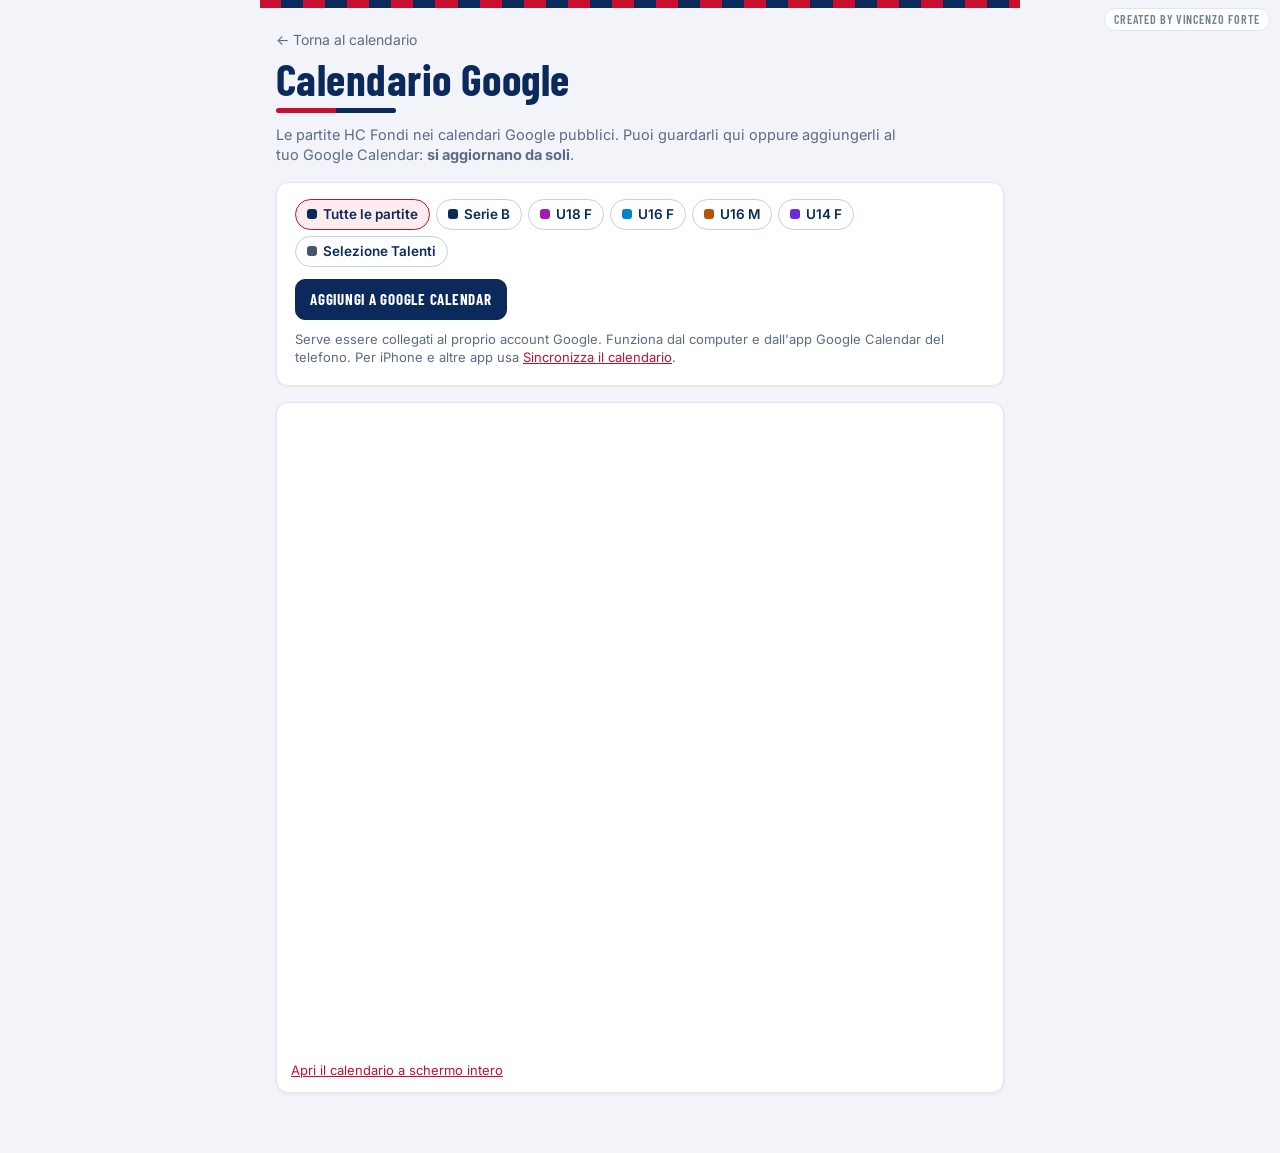
<file: calendario-google.html>
<!DOCTYPE html>
<html lang="it">
<head>
<meta charset="UTF-8">
<meta name="viewport" content="width=device-width, initial-scale=1, viewport-fit=cover">
<!-- ANTEPRIMA (calendario Google condiviso): per ora NASCOSTA, nessun link dalle altre pagine -->
<meta name="robots" content="noindex">
<title>Calendario Google · HC Fondi Campionati 26-27</title>
<link rel="stylesheet" href="css/tema-rossoblu.css?v=2.5.0" id="tema">
<link rel="stylesheet" href="css/sincronizza.css?v=2.5.0">
<script src="js/calendari-google.js?v=2.5.0"></script>
</head>
<body class="sincronizza gcal">

<a class="back" id="back" href="index.html">← Torna al calendario</a>
<h1>Calendario Google</h1>
<p class="lead">Le partite HC Fondi nei calendari Google pubblici. Puoi guardarli qui
  oppure aggiungerli al tuo Google Calendar: <b>si aggiornano da soli</b>.</p>

<section class="card">
  <div class="gsel" id="gsel" role="group" aria-label="Calendario"></div>
  <a class="go" id="gcal-add" target="_blank" rel="noopener">Aggiungi a Google Calendar</a>
  <p class="hint gcal-note">Serve essere collegati al proprio account Google. Funziona dal
    computer e dall'app Google Calendar del telefono. Per iPhone e altre app usa
    <a class="link" href="sincronizza.html">Sincronizza il calendario</a>.</p>
</section>

<section class="card gcal-frame">
  <iframe id="gcal" title="Calendario Google HC Fondi" loading="lazy"></iframe>
  <p class="hint gcal-note"><a class="link" id="gcal-open" target="_blank" rel="noopener">Apri il
    calendario a schermo intero</a></p>
</section>

<script>
// ==========================================================================
//  Calendari Google pubblici (ID in js/calendari-google.js), aggiunti su Google
//  "Da URL" dai .ics del sito: Google li riscarica da solo (fino a 24 ore).
//  Nomi e ordine da calendari.json; si mostrano solo quelli con un ID.
// ==========================================================================
const GID = window.GOOGLE_CAL_IDS || {};
const esc = s => String(s ?? "").replace(/[&<>"]/g, c => ({"&":"&amp;","<":"&lt;",">":"&gt;",'"':"&quot;"}[c]));
const mobile = matchMedia("(max-width:600px)").matches;
let CALS = [];

const embedUrl = id => "https://calendar.google.com/calendar/embed?" + new URLSearchParams({
  src: id, ctz: "Europe/Rome", wkst: "2", hl: "it", color: "#ad1457",
  mode: mobile ? "AGENDA" : "MONTH",
  showTitle: "0", showPrint: "0", showCalendars: "0", showTz: "0",
});

function mostra(key){
  const id = GID[key];
  document.getElementById("gcal").src = embedUrl(id);
  document.getElementById("gcal-open").href = embedUrl(id);
  document.getElementById("gcal-add").href =
    "https://calendar.google.com/calendar/render?cid=" + encodeURIComponent(id);
  document.querySelectorAll("#gsel button").forEach(b=> b.setAttribute("aria-pressed", String(b.dataset.key===key)));
}

document.getElementById("gsel").addEventListener("click", e=>{
  const b = e.target.closest("button[data-key]"); if(b) mostra(b.dataset.key);
});

(async function init(){
  try{
    const res = await fetch("calendari.json", {cache:"no-store"});
    CALS = (await res.json()).calendars || [];
  }catch(_){ CALS = []; }
  if(!CALS.length) CALS = Object.keys(GID).map(key=> ({key, label: key}));
  CALS = CALS.filter(c=> GID[c.key]);
  document.getElementById("gsel").innerHTML = CALS.length > 1 ? CALS.map(c=>
    `<button type="button" data-key="${esc(c.key)}"><span class="dot ${esc(c.key)}"></span>${esc(c.label)}</button>`).join("") : "";
  const dalLink = new URLSearchParams(location.search).get("cal");
  if(CALS.length) mostra(CALS.some(c=> c.key===dalLink) ? dalLink : CALS[0].key);
})();

// "Torna al calendario": alla pagina da cui si è arrivati, se è di questo sito
try{
  const ref = document.referrer && new URL(document.referrer);
  if(ref && ref.origin===location.origin && !/calendario-google\.html$/.test(ref.pathname))
    document.getElementById("back").href = ref.href;
}catch(_){}

/* credito (offuscato, reinserito se rimosso) */
(function(){
  const n = new TextDecoder().decode(Uint8Array.from(atob("Y3JlYXRlZCBieSBWaW5jZW56byBGb3J0ZQ=="), c=>c.charCodeAt(0)));
  function ensure(){
    let el = document.getElementById("credit");
    if(!el){ el = document.createElement("div"); el.id = "credit"; document.body.appendChild(el); }
    if(el.textContent !== n) el.textContent = n;
  }
  ensure();
  try{ new MutationObserver(ensure).observe(document.body, {childList:true, subtree:true}); }catch(_){}
})();
</script>
</body>
</html>
</file>
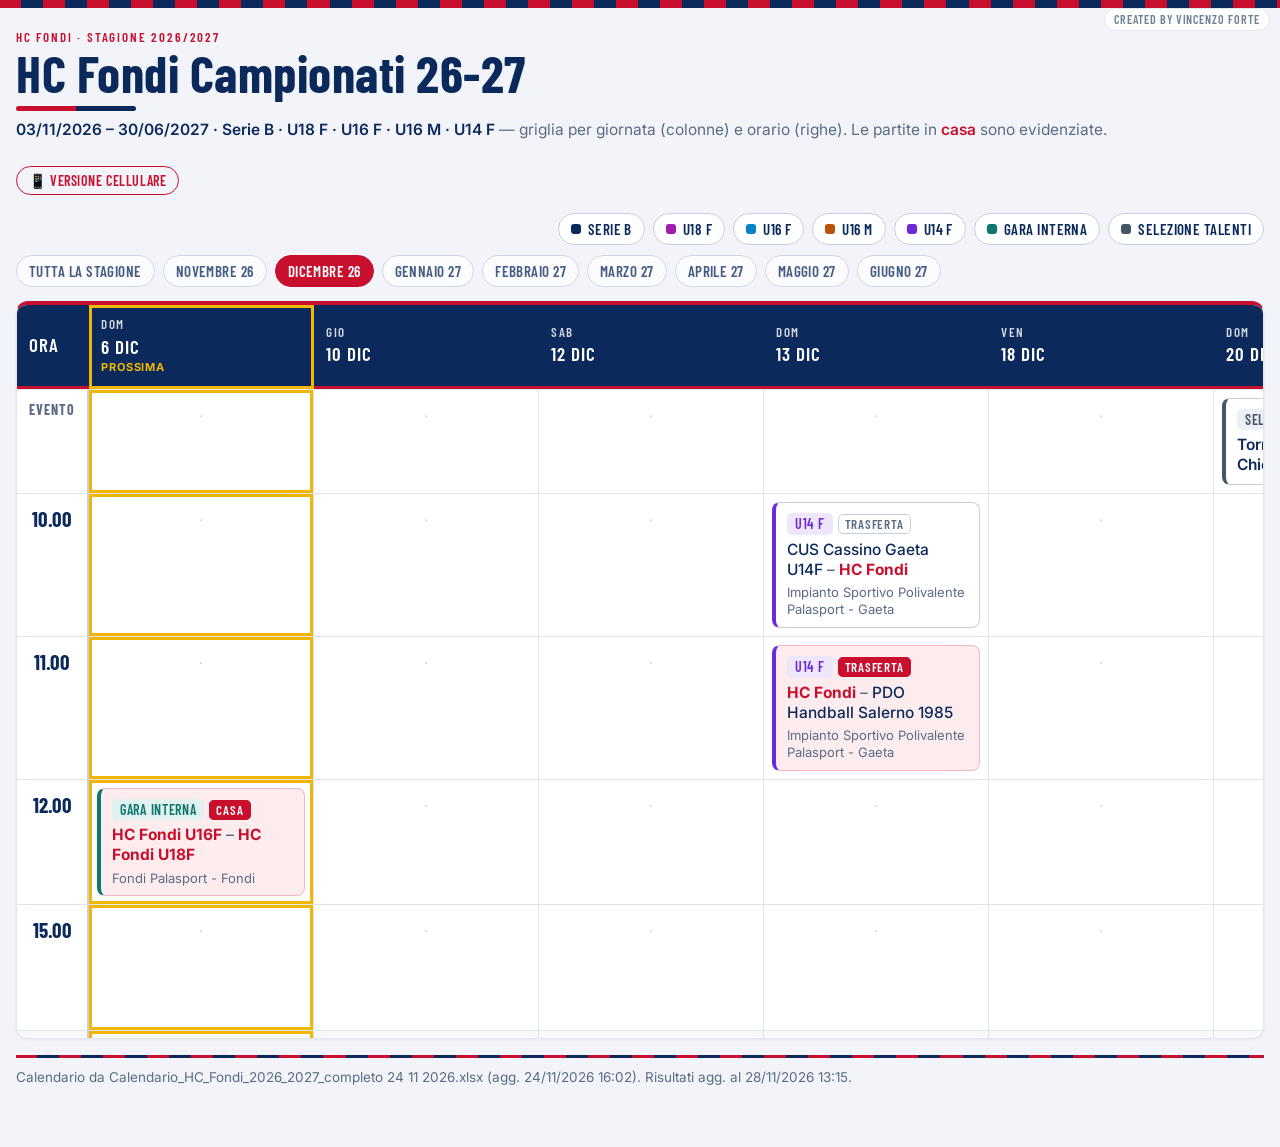
<file: index-old.html>
<!DOCTYPE html>
<html lang="it">
<head>
<meta http-equiv="refresh" content="600" data-auto-refresh>
<meta charset="UTF-8">
<meta name="viewport" content="width=device-width, initial-scale=1">
<title>HC Fondi Campionati 26-27</title>
<!-- sceglie in automatico la versione completa o cellulare (vedi js/vista.js) -->
<!-- VERSIONE PRECEDENTE (senza "Sincronizza il calendario"): raggiungibile solo con link diretto -->
<meta name="robots" content="noindex">
<script src="js/vista.js" data-full="index-old.html" data-mobile="mobile-old.html"></script>
<!-- ===== STILE =====
     Tutto l'aspetto della pagina è nei file della cartella css/.
     Per cambiare tema sostituisci il nome del file qui sotto con uno di:
       css/tema-classico.css  css/tema-scuro.css  css/tema-arancio.css
       css/tema-minimal.css   css/tema-compatto.css
-->
<link rel="stylesheet" href="css/tema-rossoblu.css" id="tema">
</head>
<body>
<div class="wrap">
  <header class="top">
    <p class="eyebrow" id="ev-eyebrow">HC Fondi</p>
    <h1 id="ev-title">HC Fondi Campionati 26-27</h1>
    <p class="sub" id="ev-sub">Caricamento…</p>
    <a class="switch-view" href="mobile-old.html?v=mobile">📱 Versione cellulare</a>
  </header>

  <div class="controls" id="controls"></div>
  <div class="controls months" id="months"></div>

  <div id="mister-panel"></div>
  <div id="mister-banner"></div>

  <div class="board">
    <table id="grid"></table>
  </div>

  <footer id="ev-foot"></footer>
</div>

<script>
// ==========================================================================
//  I dati vengono caricati da "calendario.json" (e, se presente, da
//  "risultati.json") nella STESSA cartella di questa pagina.
//  calendario.json si rigenera dall'Excel con:  python3 converti_excel.py
// ==========================================================================

const MESI = ["","Gen","Feb","Mar","Apr","Mag","Giu","Lug","Ago","Set","Ott","Nov","Dic"];
const MESI_LUNGHI = ["","Gennaio","Febbraio","Marzo","Aprile","Maggio","Giugno","Luglio","Agosto","Settembre","Ottobre","Novembre","Dicembre"];
const EV_ROW = "—";        // riga per gli eventi senza orario

let V={}, CAT={}, DAYS=[], DOW={}, TEAM="HC Fondi", D=[], TIMES=[];
let DAY_YEAR={};           // "GG/MM" -> anno (la stagione è a cavallo di due anni)
let RES={};
const state = { cats:{}, month:"", mister:false };

const FALLBACK_DUR = { serieb:70, u18f:70, u16f:60, u16m:60, u14:50, interna:70, sel:0 };
let CAT_TOTAL = {};
let BUFFER = 30;
const STORE_KEY = "hcfondi2627_mister";
let catDur = {};
function loadDur(){ try{ return JSON.parse(localStorage.getItem(STORE_KEY)) || {}; }catch(_){ return {}; } }
function saveDur(){ try{ localStorage.setItem(STORE_KEY, JSON.stringify({...catDur, _buffer:BUFFER})); }catch(_){ } }
const getDur = cat => catDur[cat] ?? CAT_TOTAL[cat] ?? FALLBACK_DUR[cat] ?? 60;

const isOurs = name => name===TEAM || (name||"").startsWith(TEAM+" ");
const toMin = t => { const [a,b]=String(t).split("."); return (+a)*60+(+b); };
const fmtMin = x => { const h=Math.floor(x/60), mm=x%60; return `${h}.${String(mm).padStart(2,"0")}`; };
const shown = el => !el.classList.contains("hidden");
const monthKey = d => DAY_YEAR[d] + "-" + d.slice(3,5);        // "2026-11"
const dayNum = d => DAY_YEAR[d]*10000 + (+d.slice(3,5))*100 + (+d.slice(0,2));

const normTeam = s => (s||"").toUpperCase().replace(/\s+/g," ").trim();
const normDate = s => (s||"").slice(0,5);
const resKey = (d,c,h,a) => normDate(d)+"|"+(c||"")+"|"+normTeam(h)+"|"+normTeam(a);

function resultFor(m){
  const r = RES[resKey(m.date,m.cat,m.home,m.away)];
  if(r) return {hs:+r.hs, as:+r.as, status:r.status};
  const rr = RES[resKey(m.date,m.cat,m.away,m.home)];
  if(rr) return {hs:+rr.as, as:+rr.hs, status:rr.status};
  return null;
}

function teamHTML(name, win){
  const cls = (isOurs(name) ? "fp" : "") + (win ? " win" : "");
  return cls.trim() ? `<span class="${cls.trim()}">${name}</span>` : name;
}
function matchHTML(m, i){
  if(m.event){
    return `<div class="m event ${m.cat}" data-cat="${m.cat}" data-i="${i}">
      <span class="cat">${CAT[m.cat]||m.cat}</span>
      <div class="teams">${m.home}</div>
    </div>`;
  }
  const home = isOurs(m.home);
  const r = resultFor(m);
  const homeWin = r && r.hs>r.as, awayWin = r && r.as>r.hs;
  let scoreLine = "";
  if(r){
    const st = (r.status||"").toUpperCase();
    const cls = st==="FINE" ? "fine" : (st ? "live" : "");
    const hasScore = Number.isFinite(r.hs) && Number.isFinite(r.as);
    scoreLine = `<div class="score">${hasScore ? `${r.hs} – ${r.as}` : ""}${st?`<span class="badge ${cls}">${st}</span>`:""}</div>`;
  }
  return `<div class="m ${m.cat}${home?" home":""}" data-cat="${m.cat}" data-i="${i}">
    <span class="cat">${CAT[m.cat]||m.cat}</span><span class="where${home?" casa":""}">${m.gir}</span>
    <div class="teams">${teamHTML(m.home,homeWin)} <span class="vs">–</span> ${teamHTML(m.away,awayWin)}</div>
    ${scoreLine}
    <div class="venue">${V[m.venue]||m.venue||""}</div>
    <div class="mister"><div class="clash"></div></div>
  </div>`;
}

function build(){
  const t = document.getElementById("grid");
  let head = "<thead><tr><th>Ora</th>";
  DAYS.forEach(d=> head += `<th data-day="${d}"><span class="dow">${DOW[d]||""}</span>${+d.slice(0,2)} ${MESI[+d.slice(3,5)]}</th>`);
  head += "</tr></thead>";

  let body = "<tbody>";
  TIMES.forEach(time=>{
    body += `<tr><th class="time${time===EV_ROW?" ev":""}">${time===EV_ROW?"Evento":time}</th>`;
    DAYS.forEach(day=>{
      const cell = D.map((m,i)=>[m,i]).filter(([m])=>m.date===day && (m.time||EV_ROW)===time);
      body += `<td data-day="${day}">`;
      body += cell.length ? cell.map(([m,i])=>matchHTML(m,i)).join("") : '<div class="empty">·</div>';
      body += "</td>";
    });
    body += "</tr>";
  });
  t.innerHTML = head + body + "</tbody>";
}

function updateView(){
  document.querySelectorAll("#grid .m[data-cat]").forEach(el=>{
    el.classList.toggle("hidden", !state.cats[el.dataset.cat]);
  });

  const inMonth = d => !state.month || monthKey(d)===state.month;
  const dayVis = {}; DAYS.forEach(d=> dayVis[d]=0);
  document.querySelectorAll("#grid tbody tr").forEach(tr=>{
    let rowVis = 0;
    tr.querySelectorAll("td").forEach(td=>{
      if(!inMonth(td.dataset.day)) return;
      const n = [...td.querySelectorAll(".m")].filter(shown).length;
      rowVis += n; dayVis[td.dataset.day] += n;
    });
    tr.classList.toggle("hidden", !rowVis);
  });
  const heads = document.querySelectorAll("#grid thead th");
  let any = false;
  DAYS.forEach((d,i)=>{
    const on = inMonth(d) && dayVis[d] > 0; any = any || on;
    if(heads[i+1]) heads[i+1].classList.toggle("hidden", !on);
    document.querySelectorAll(`#grid td[data-day="${d}"]`).forEach(td=> td.classList.toggle("hidden", !on));
  });
  heads[0].classList.toggle("hidden", !any);
  let none = document.getElementById("none");
  if(!any && !none){
    none = document.createElement("div"); none.id="none"; none.className="none";
    none.textContent = "Nessuna partita per i filtri selezionati.";
    document.querySelector(".board").appendChild(none);
  } else if(any && none) none.remove();

  computeConflicts();
}

// Partite dello stesso giorno troppo vicine (anche in sedi diverse).
function computeConflicts(){
  const cards = [...document.querySelectorAll("#grid .m:not(.event)")];
  cards.forEach(el=>{ el.classList.remove("conflict"); el.querySelector(".clash").innerHTML=""; });
  const banner = document.getElementById("mister-banner");
  if(!state.mister){ banner.className=""; return; }

  const items = cards.filter(el=> shown(el) && shown(el.closest("td"))).map(el=>{
    const m = D[+el.dataset.i]; const start = toMin(m.time);
    return { el, m, start, end:start + getDur(m.cat) };
  });
  const clashing = new Set();
  items.forEach(a=>{
    const partners = items.filter(b => b!==a && b.m.date===a.m.date
      && a.start < b.end + BUFFER && b.start < a.end + BUFFER);
    const c = a.el.querySelector(".clash");
    if(partners.length){
      a.el.classList.add("conflict"); clashing.add(a);
      const list = partners.sort((x,y)=>x.start-y.start)
        .map(p=>`${CAT[p.m.cat]||p.m.cat} ${p.m.time} (${V[p.m.venue]||p.m.venue})`).join(" · ");
      c.innerHTML = `fine ~${fmtMin(a.end)} · <b>⚠ possibile accavallamento:</b> ${list}`;
    } else {
      c.innerHTML = `fine ~${fmtMin(a.end)} · <span class="ok">nessun accavallamento</span>`;
    }
  });
  const n = clashing.size;
  banner.className = n ? "warn" : "clear";
  banner.textContent = n
    ? `⚠ ${n} partite a rischio accavallamento nel periodo visibile (margine ${BUFFER}′ tra una gara e l'altra)`
    : `✓ Nessun accavallamento nel periodo visibile: tra le gare c'è sempre almeno ${BUFFER}′ di margine`;
}

function renderMisterPanel(){
  const p = document.getElementById("mister-panel");
  let html = `<span class="mp-title">Durata stimata (min)</span>`;
  Object.keys(CAT).filter(c=>c!=="sel").forEach(c=>{
    html += `<label><span class="dot ${c}"></span>${CAT[c]}
      <input type="number" class="catdur" data-cat="${c}" min="10" max="180" step="5" value="${getDur(c)}"></label>`;
  });
  html += `<label>Margine <input type="number" id="buffer" min="0" max="240" step="5" value="${BUFFER}"></label>
    <span class="mp-note">tempo minimo tra la fine di una gara e l'inizio della successiva (spostamenti inclusi)</span>`;
  p.innerHTML = html;
  p.addEventListener("input", e=>{
    if(e.target.id==="buffer") BUFFER = Math.max(0, +e.target.value || 0);
    else if(e.target.classList.contains("catdur")) catDur[e.target.dataset.cat] = Math.max(5, +e.target.value || 0);
    else return;
    saveDur(); computeConflicts();
  });
}

function buildControls(){
  const box = document.getElementById("controls");
  let html = `<button class="chip mister-btn" data-role="mister" aria-pressed="false">📋 Mister</button><span class="sep"></span>`;
  Object.keys(CAT).forEach(c=>{
    html += `<button class="chip" data-cat="${c}" aria-pressed="true"><span class="dot ${c}"></span>${CAT[c]}</button>`;
  });
  box.innerHTML = html;
  box.addEventListener("click", e=>{
    const btn = e.target.closest(".chip"); if(!btn) return;
    const on = btn.getAttribute("aria-pressed")==="true";
    btn.setAttribute("aria-pressed", String(!on));
    if(btn.dataset.role==="mister"){ state.mister = !on; document.body.classList.toggle("mister", state.mister); }
    else state.cats[btn.dataset.cat] = !on;
    updateView();
  });

  const mbox = document.getElementById("months");
  const months = [...new Set(DAYS.map(monthKey))];
  mbox.innerHTML = `<button class="chip month" data-month="">Tutta la stagione</button>` +
    months.map(k=>{ const [y,m]=k.split("-"); return `<button class="chip month" data-month="${k}">${MESI_LUNGHI[+m]} ${y.slice(2)}</button>`; }).join("");
  const sync = ()=> mbox.querySelectorAll(".chip").forEach(b=> b.setAttribute("aria-pressed", String(b.dataset.month===state.month)));
  sync();
  mbox.addEventListener("click", e=>{
    const btn = e.target.closest(".chip"); if(!btn) return;
    state.month = btn.dataset.month; sync(); updateView(); focusToday(false);
  });
}

// Oggi (o la prossima giornata in calendario): evidenzia la colonna e la porta in vista.
function todayInfo(){
  const n = new Date();
  const today = n.getFullYear()*10000 + (n.getMonth()+1)*100 + n.getDate();
  const next = DAYS.find(d=> dayNum(d) >= today);
  return { next, isToday: !!next && dayNum(next)===today, now: n.getHours()*60+n.getMinutes() };
}
function markToday(){
  const {next, isToday, now} = todayInfo();
  if(!next) return;
  const th = document.querySelector(`#grid thead th[data-day="${next}"]`);
  th.insertAdjacentHTML("beforeend", `<span class="next">${isToday ? "OGGI" : "PROSSIMA"}</span>`);
  th.classList.add("today");
  document.querySelectorAll(`#grid td[data-day="${next}"]`).forEach(td=> td.classList.add("today"));
  if(isToday){
    document.querySelectorAll(`#grid td[data-day="${next}"] .m:not(.event)`).forEach(el=>{
      const m = D[+el.dataset.i], s = toMin(m.time);
      if(now >= s && now <= s + getDur(m.cat)) el.insertAdjacentHTML("beforeend", `<span class="now-badge">in corso</span>`);
    });
  }
}
function focusToday(scrollPage){
  const {next} = todayInfo();
  const board = document.querySelector(".board");
  const th = next && document.querySelector(`#grid thead th[data-day="${next}"]`);
  if(!th || !shown(th)){ board.scrollLeft = 0; return; }
  const first = document.querySelector("#grid thead th").getBoundingClientRect().width;
  board.scrollLeft += th.getBoundingClientRect().left - board.getBoundingClientRect().left - first - 8;
  if(scrollPage) board.scrollIntoView({block:"nearest"});
}

function applyMeta(ev, resMeta){
  const set=(id,txt)=>{ const el=document.getElementById(id); if(el&&txt) el.textContent=txt; };
  if(ev){
    set("ev-eyebrow", ev.eyebrow);
    set("ev-title", ev.title);
    if(ev.title) document.title = ev.title;
    if(ev.subtitle) document.getElementById("ev-sub").innerHTML =
      `<b>${ev.subtitle}</b> — griglia per giornata (colonne) e orario (righe). Le partite in <b class="hl">casa</b> sono evidenziate.`;
  }
  const cal = `Calendario da ${ev&&ev.source||"calendario.json"}${ev&&ev.updated?" (agg. "+ev.updated+")":""}.`;
  const ris = resMeta&&resMeta.updated ? ` Risultati agg. al ${resMeta.updated}.` : "";
  document.getElementById("ev-foot").textContent = cal + ris;
}

async function loadResults(){
  try{
    const res = await fetch("risultati.json", {cache:"no-store"});
    if(!res.ok) return null;
    const data = await res.json();
    (data.results||[]).forEach(r=>{ RES[resKey(r.date,r.cat,r.home,r.away)] = r; });
    return data;
  }catch(_){ return null; }
}

async function init(){
  try{
    const res = await fetch("calendario.json", {cache:"no-store"});
    if(!res.ok) throw new Error("HTTP "+res.status);
    const data = await res.json();

    V    = data.venues     || {};
    CAT  = data.categories || {};
    DAYS = data.days       || [];
    DOW  = data.dow        || {};
    TEAM = data.fondiTeam  || "HC Fondi";
    D    = data.matches    || [];
    Object.keys(CAT).forEach(c=> state.cats[c]=true);

    // anno di ogni giornata: dal campo "year" della partita, altrimenti dalla data di inizio
    const y0 = +(data.start||"").slice(6,10) || data.year || new Date().getFullYear();
    const m0 = +(data.start||"").slice(3,5) || 1;
    D.forEach(m=>{ DAY_YEAR[m.date] = m.year || (+m.date.slice(3,5) >= m0 ? y0 : y0+1); });
    DAYS = DAYS.filter(d=> DAY_YEAR[d]).sort((a,b)=> dayNum(a)-dayNum(b));

    const saved = loadDur();
    if(Number.isFinite(saved._buffer)) BUFFER = saved._buffer;
    else if(data.mister && Number.isFinite(+data.mister.buffer)) BUFFER = +data.mister.buffer;
    delete saved._buffer; catDur = saved;
    const dur = (data.mister||{}).durate || {};
    Object.keys(CAT).forEach(c=>{
      const d = dur[c];
      CAT_TOTAL[c] = d ? (2*(+d.tempo||0) + (+d.pausa||0)) : (FALLBACK_DUR[c] ?? 60);
    });

    const times = [...new Set(D.filter(m=>m.time).map(m=>m.time))].sort((a,b)=>toMin(a)-toMin(b));
    TIMES = (D.some(m=>!m.time) ? [EV_ROW] : []).concat(times);

    // mese di partenza: quello della prossima giornata (o l'ultimo, a stagione finita)
    const {next} = todayInfo();
    state.month = monthKey(next || DAYS[DAYS.length-1]);

    const resMeta = await loadResults();
    applyMeta(data.event, resMeta);
    buildControls();
    renderMisterPanel();
    build();
    markToday();
    updateView();
    requestAnimationFrame(()=> focusToday(false));
  }catch(err){
    document.querySelector(".board").innerHTML =
      `<div class="none">
        <b>Impossibile caricare <code>calendario.json</code>.</b><br>
        Il file deve stare nella <b>stessa cartella</b> di questa pagina.<br><br>
        Se stai aprendo la pagina con doppio clic dal disco (<code>file://</code>), il browser blocca
        il caricamento del JSON: dalla cartella esegui <code>python3 -m http.server 8000</code>
        e apri <code>http://localhost:8000</code>. Online (GitHub Pages) funziona direttamente.<br>
        <small>Dettaglio: ${err.message}</small>
      </div>`;
  }
}
init();

/* credito (offuscato, reinserito se rimosso) */
(function(){
  const n = new TextDecoder().decode(Uint8Array.from(atob("Y3JlYXRlZCBieSBWaW5jZW56byBGb3J0ZQ=="), c=>c.charCodeAt(0)));
  function ensure(){
    let el = document.getElementById("credit");
    if(!el){ el = document.createElement("div"); el.id = "credit"; document.body.appendChild(el); }
    if(el.textContent !== n) el.textContent = n;
  }
  ensure();
  try{ new MutationObserver(ensure).observe(document.body, {childList:true, subtree:true}); }catch(_){}
})();
</script>
</body>
</html>
</file>
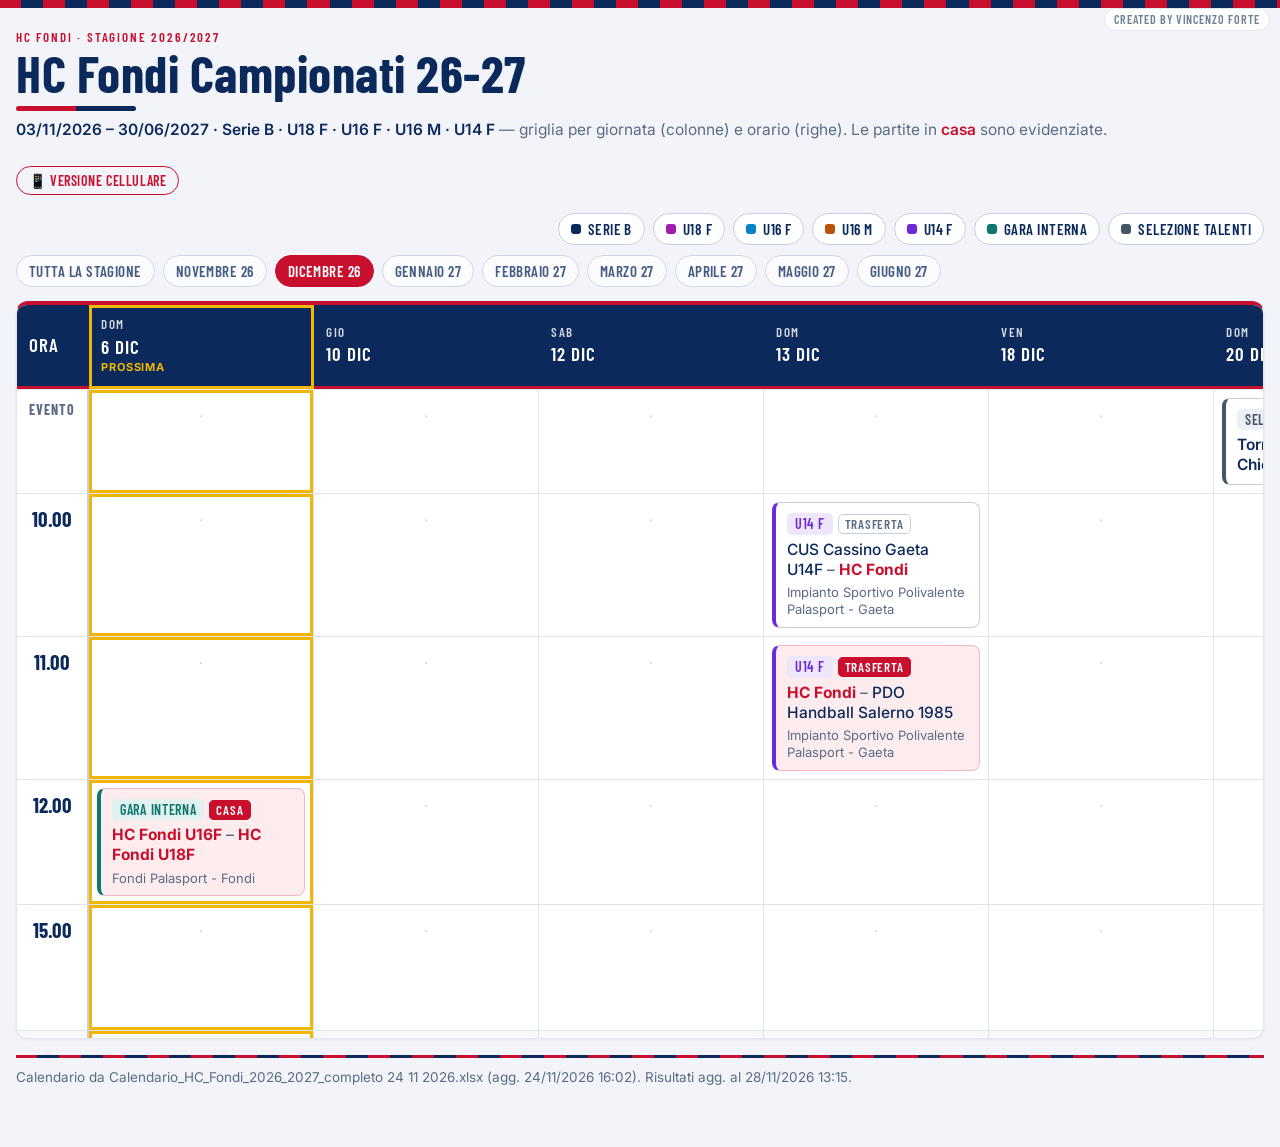
<file: mobile-old.html>
<!DOCTYPE html>
<html lang="it">
<head>
<meta http-equiv="refresh" content="600" data-auto-refresh>
<meta charset="UTF-8">
<meta name="viewport" content="width=device-width, initial-scale=1, viewport-fit=cover">
<meta name="theme-color" content="#0B2A5B">
<title>HC Fondi Campionati 26-27</title>
<!-- sceglie in automatico la versione completa o cellulare (vedi js/vista.js) -->
<!-- VERSIONE PRECEDENTE (senza "Sincronizza il calendario"): raggiungibile solo con link diretto -->
<meta name="robots" content="noindex">
<script src="js/vista.js" data-full="index-old.html" data-mobile="mobile-old.html"></script>
<!-- ===== STILE =====
     1) il tema (lo stesso di index.html): css/tema-classico.css, tema-scuro,
        tema-arancio, tema-minimal, tema-compatto, tema-rossoblu
     2) css/mobile.css: layout agenda per cellulare (sempre DOPO il tema)
-->
<link rel="stylesheet" href="css/tema-rossoblu.css" id="tema">
<link rel="stylesheet" href="css/mobile.css">
</head>
<body class="mobile">

<header class="mbar">
  <p class="eyebrow" id="ev-eyebrow">HC Fondi</p>
  <h1 id="ev-title">HC Fondi Campionati 26-27</h1>
  <nav class="mscroll" id="months" aria-label="Mese"></nav>
  <nav class="mscroll" id="cats" aria-label="Categorie"></nav>
</header>

<main class="agenda" id="agenda"></main>

<footer class="mfoot">
  <span id="ev-foot"></span>
  <a class="switch-view" href="index-old.html?v=full">🖥 Versione completa (tabellone)</a>
</footer>

<button class="fab hidden" id="fab" type="button">↓ Prossima</button>

<dialog class="sheet" id="sheet" aria-labelledby="sh-teams"></dialog>

<script>
// ==========================================================================
//  Versione cellulare: stessa fonte dati di index.html
//  (calendario.json + risultati.json nella stessa cartella).
//  Lista per giornata; toccando una partita si apre il pannello dettagli.
// ==========================================================================

const MESI = ["","gen","feb","mar","apr","mag","giu","lug","ago","set","ott","nov","dic"];
const MESI_LUNGHI = ["","gennaio","febbraio","marzo","aprile","maggio","giugno","luglio","agosto","settembre","ottobre","novembre","dicembre"];
const GIORNI = ["domenica","lunedì","martedì","mercoledì","giovedì","venerdì","sabato"];

let V={}, CAT={}, DOW={}, TEAM="HC Fondi", D=[], DAYS=[], RES={}, DUR={};
const state = { cats:{}, month:"" };

const esc = s => String(s ?? "").replace(/[&<>"]/g, c => ({"&":"&amp;","<":"&lt;",">":"&gt;",'"':"&quot;"}[c]));
const isOurs = name => name===TEAM || (name||"").startsWith(TEAM+" ");
const normTeam = s => (s||"").toUpperCase().replace(/\s+/g," ").trim();
const resKey = (d,c,h,a) => (d||"").slice(0,5)+"|"+(c||"")+"|"+normTeam(h)+"|"+normTeam(a);
const yearOf = m => m.year;
const dateOf = m => new Date(yearOf(m), +m.date.slice(3,5)-1, +m.date.slice(0,2));
const dayKey = m => yearOf(m)*10000 + (+m.date.slice(3,5))*100 + (+m.date.slice(0,2));
const monthKey = m => yearOf(m) + "-" + m.date.slice(3,5);
const todayKey = () => { const n=new Date(); return n.getFullYear()*10000+(n.getMonth()+1)*100+n.getDate(); };
const city = v => { const s = V[v] || v || ""; const i = s.lastIndexOf(" - "); return i>=0 ? s.slice(i+3) : s; };

function resultFor(m){
  const r = RES[resKey(m.date,m.cat,m.home,m.away)];
  if(r) return {hs:+r.hs, as:+r.as, status:r.status};
  const rr = RES[resKey(m.date,m.cat,m.away,m.home)];
  if(rr) return {hs:+rr.as, as:+rr.hs, status:rr.status};
  return null;
}
// esito dal punto di vista di HC Fondi: "w" / "l" / "d" (gare interne: nessun esito)
function outcome(m, r){
  if(!r || !Number.isFinite(r.hs) || !Number.isFinite(r.as)) return null;
  const homeOurs = isOurs(m.home), awayOurs = isOurs(m.away);
  if(homeOurs && awayOurs) return null;
  const our = homeOurs ? r.hs : r.as, their = homeOurs ? r.as : r.hs;
  return our>their ? "w" : our<their ? "l" : "d";
}
const OUT_LABEL = { w:"Vinta", l:"Persa", d:"Pareggio" };

// avversario mostrato nella card (per le gare interne: entrambe le squadre)
function opponentHTML(m){
  if(m.event) return esc(m.home);
  if(isOurs(m.home) && isOurs(m.away)) return `${esc(m.home)} <span class="vs">vs</span> ${esc(m.away)}`;
  return `<span class="vs">vs</span>${esc(isOurs(m.home) ? m.away : m.home)}`;
}

function cardHTML(m, i){
  const home = !m.event && isOurs(m.home);
  const r = m.event ? null : resultFor(m);
  const o = outcome(m, r);
  const right = r && Number.isFinite(r.hs)
    ? `<span class="res ${o||""}">${r.hs}–${r.as}${o?`<small>${OUT_LABEL[o]}</small>`:""}</span>`
    : `<span class="go" aria-hidden="true">›</span>`;
  return `<button type="button" class="m ${m.cat}${home?" home":""}${m.event?" event":""}" data-i="${i}">
    <span class="t">${m.time || "—"}${m.event ? "<small>evento</small>" : ""}</span>
    <span class="top"><span class="cat">${esc(CAT[m.cat]||m.cat)}</span>${m.event ? "" :
      `<span class="where${home?" casa":""}">${esc(m.gir)}</span>`}</span>
    <span class="opp">${opponentHTML(m)}</span>
    ${m.event ? "" : `<span class="city">${esc(city(m.venue))}</span>`}
    ${right}
  </button>`;
}

function render(){
  const box = document.getElementById("agenda");
  const list = D.map((m,i)=>[m,i]).filter(([m])=> state.cats[m.cat] && (!state.month || monthKey(m)===state.month));
  if(!list.length){ box.innerHTML = `<p class="mempty">Nessuna partita per i filtri selezionati.</p>`; updateFab(); return; }

  const today = todayKey();
  const next = DAYS.find(k=> k >= today);
  let html = "", cur = null;
  list.forEach(([m,i])=>{
    const k = dayKey(m);
    if(k!==cur){
      if(cur!==null) html += `</section>`;
      cur = k;
      const cls = k<today ? " past" : (k===next ? " next" : "");
      const tag = k===next ? `<span class="tag">${k===today ? "Oggi" : "Prossima"}</span>` : "";
      html += `<section class="day${cls}" data-day="${k}">
        <h2 class="day-h"><span class="dw">${DOW[m.date]||""}</span><span class="dt">${+m.date.slice(0,2)} ${MESI[+m.date.slice(3,5)]}</span>${tag}</h2>`;
    }
    html += cardHTML(m, i);
  });
  box.innerHTML = html + `</section>`;
  updateFab();
}

// ---------- pannello dettagli ----------
function openSheet(i){
  const m = D[i], d = dateOf(m), sh = document.getElementById("sheet");
  const r = m.event ? null : resultFor(m), o = outcome(m, r);
  const venue = V[m.venue] || m.venue || "";
  const when = `${GIORNI[d.getDay()]} ${d.getDate()} ${MESI_LUNGHI[d.getMonth()+1]} ${d.getFullYear()}${m.time ? " · ore "+m.time.replace(".",":") : ""}`;
  const team = n => `<span class="${isOurs(n)?"fp":""}">${esc(n)}</span>`;
  const teams = m.event ? esc(m.home) : `${team(m.home)} <span class="vs">–</span> ${team(m.away)}`;
  const score = r && Number.isFinite(r.hs)
    ? `<p class="score res ${o||""}">${r.hs} – ${r.as}${o?`<small>${OUT_LABEL[o]}</small>`:""}</p>` : "";
  const end = m.time ? (()=>{ const [h,mm]=m.time.split(".").map(Number); const t=h*60+mm+(DUR[m.cat]||60);
    return `${Math.floor(t/60)}:${String(t%60).padStart(2,"0")}`; })() : "";

  sh.className = "sheet " + m.cat;
  sh.innerHTML = `<div class="grip"></div>
    <button type="button" class="x" data-close aria-label="Chiudi">×</button>
    <div class="sh">
      <p class="when">${when}</p>
      <h3 class="teams" id="sh-teams">${teams}</h3>
      ${score}
      <div class="tags"><span>${esc(CAT[m.cat]||m.cat)}</span>${m.event ? "" :
        `<span class="${isOurs(m.home)?"casa":""}">${esc(m.gir)}</span>`}</div>
    </div>
    <dl>
      ${m.time ? `<dt>Orario</dt><dd>${m.time.replace(".",":")}${end ? ` – fine indicativa ${end}` : ""}</dd>` : ""}
      ${venue ? `<dt>Impianto</dt><dd>${esc(venue)}</dd>` : ""}
      ${r && r.status ? `<dt>Stato</dt><dd>${esc(r.status)}</dd>` : ""}
    </dl>
    <div class="acts">
      ${venue ? `<a href="https://www.google.com/maps/search/?api=1&query=${encodeURIComponent(venue)}" target="_blank" rel="noopener">Mappa</a>` : ""}
      <button type="button" class="alt" data-ics="${i}">Aggiungi al calendario</button>
    </div>`;
  sh.showModal();
}

// file .ics per aggiungere la partita al calendario del telefono
function downloadICS(i){
  const m = D[i], d = dateOf(m), p = n => String(n).padStart(2,"0");
  const ymd = `${d.getFullYear()}${p(d.getMonth()+1)}${p(d.getDate())}`;
  let when;
  if(m.time){
    const [h,mm] = m.time.split(".").map(Number), e = h*60+mm+(DUR[m.cat]||60);
    when = `DTSTART:${ymd}T${p(h)}${p(mm)}00\r\nDTEND:${ymd}T${p(Math.floor(e/60)%24)}${p(e%60)}00`;
  } else {
    const n = new Date(d); n.setDate(n.getDate()+1);
    when = `DTSTART;VALUE=DATE:${ymd}\r\nDTEND;VALUE=DATE:${n.getFullYear()}${p(n.getMonth()+1)}${p(n.getDate())}`;
  }
  const icsText = s => String(s).replace(/([,;\\])/g,"\\$1");
  const title = m.event ? `${CAT[m.cat]||m.cat}: ${m.home}` : `${CAT[m.cat]||m.cat} · ${m.home} – ${m.away}`;
  const ics = ["BEGIN:VCALENDAR","VERSION:2.0","PRODID:-//HC Fondi//Campionati 26-27//IT","BEGIN:VEVENT",
    `UID:hcfondi-${ymd}-${m.cat}-${i}@hcfondi`,
    `DTSTAMP:${new Date().toISOString().replace(/[-:]/g,"").slice(0,15)}Z`,
    when, `SUMMARY:${icsText(title)}`,
    V[m.venue] ? `LOCATION:${icsText(V[m.venue])}` : "",
    "END:VEVENT","END:VCALENDAR"].filter(Boolean).join("\r\n");
  const a = document.createElement("a");
  a.href = URL.createObjectURL(new Blob([ics], {type:"text/calendar"}));
  a.download = `HCFondi_${ymd}_${m.cat}.ics`;
  document.body.appendChild(a); a.click(); a.remove();
  setTimeout(()=> URL.revokeObjectURL(a.href), 2000);
}

// ---------- filtri ----------
function buildControls(){
  const months = [...new Set(D.map(monthKey))];
  const mbox = document.getElementById("months");
  mbox.innerHTML = `<button type="button" class="chip month" data-month="">Tutto</button>` +
    months.map(k=>{ const [y,mm]=k.split("-"); return `<button type="button" class="chip month" data-month="${k}">${MESI[+mm]} ${y.slice(2)}</button>`; }).join("");
  mbox.addEventListener("click", e=>{
    const b = e.target.closest(".chip"); if(!b) return;
    setMonth(b.dataset.month); window.scrollTo({top:0});
  });

  const cbox = document.getElementById("cats");
  cbox.innerHTML = Object.keys(CAT).filter(c=> D.some(m=>m.cat===c)).map(c=>
    `<button type="button" class="chip" data-cat="${c}" aria-pressed="true"><span class="dot ${c}"></span>${esc(CAT[c])}</button>`).join("");
  cbox.addEventListener("click", e=>{
    const b = e.target.closest(".chip"); if(!b) return;
    const on = b.getAttribute("aria-pressed")==="true";
    b.setAttribute("aria-pressed", String(!on));
    state.cats[b.dataset.cat] = !on;
    render();
  });
}
function setMonth(k){
  state.month = k;
  document.querySelectorAll("#months .chip").forEach(b=>{
    const on = b.dataset.month===k;
    b.setAttribute("aria-pressed", String(on));
    if(on) b.scrollIntoView({inline:"center", block:"nearest"});
  });
  render();
}

// ---------- "Prossima": porta alla prossima giornata ----------
function nextSection(){ return document.querySelector(".day.next"); }
function updateFab(){
  const fab = document.getElementById("fab");
  const nextK = DAYS.find(k=> k >= todayKey());
  fab.classList.toggle("hidden", !nextK);
}
function goNext(){
  const nextK = DAYS.find(k=> k >= todayKey()); if(!nextK) return;
  const m = D.find(x=> dayKey(x)===nextK);
  if(!nextSection() && state.month) setMonth(monthKey(m));
  const s = nextSection();
  if(s){
    const top = s.getBoundingClientRect().top + window.scrollY - document.querySelector(".mbar").offsetHeight - 8;
    window.scrollTo({top, behavior:"smooth"});
  }
}

function applyMeta(ev, resMeta){
  const set=(id,txt)=>{ const el=document.getElementById(id); if(el&&txt) el.textContent=txt; };
  if(ev){ set("ev-eyebrow", ev.eyebrow); set("ev-title", ev.title); if(ev.title) document.title = ev.title; }
  const cal = `Calendario agg. ${ev&&ev.updated||"—"}.`;
  const ris = resMeta&&resMeta.updated ? ` Risultati agg. ${resMeta.updated}.` : "";
  document.getElementById("ev-foot").textContent = cal + ris + " ";
}

async function loadResults(){
  try{
    const res = await fetch("risultati.json", {cache:"no-store"});
    if(!res.ok) return null;
    const data = await res.json();
    (data.results||[]).forEach(r=>{ RES[resKey(r.date,r.cat,r.home,r.away)] = r; });
    return data;
  }catch(_){ return null; }
}

async function init(){
  try{
    const res = await fetch("calendario.json", {cache:"no-store"});
    if(!res.ok) throw new Error("HTTP "+res.status);
    const data = await res.json();
    V = data.venues || {}; CAT = data.categories || {}; DOW = data.dow || {};
    TEAM = data.fondiTeam || "HC Fondi";

    // anno di ogni partita: campo "year", altrimenti dedotto dalla data di inizio stagione
    const y0 = +(data.start||"").slice(6,10) || data.year || new Date().getFullYear();
    const m0 = +(data.start||"").slice(3,5) || 1;
    D = (data.matches||[]).map(m=> ({...m, year: m.year || (+m.date.slice(3,5) >= m0 ? y0 : y0+1)}))
      .sort((a,b)=> dayKey(a)-dayKey(b) || (a.time||"").localeCompare(b.time||""));
    DAYS = [...new Set(D.map(dayKey))];
    Object.keys(CAT).forEach(c=> state.cats[c]=true);
    const dur = (data.mister||{}).durate || {};
    Object.keys(dur).forEach(c=> DUR[c] = 2*(+dur[c].tempo||0) + (+dur[c].pausa||0));

    const resMeta = await loadResults();
    applyMeta(data.event, resMeta);
    buildControls();

    // mese iniziale: quello della prossima giornata (o l'ultimo, a stagione finita)
    const nextK = DAYS.find(k=> k >= todayKey());
    const ref = D.find(m=> dayKey(m)===(nextK ?? DAYS[DAYS.length-1]));
    setMonth(ref ? monthKey(ref) : "");
    if(nextK) requestAnimationFrame(goNext);
  }catch(err){
    document.getElementById("agenda").innerHTML =
      `<p class="mempty"><b>Impossibile caricare calendario.json.</b><br>
       Il file deve stare nella stessa cartella di questa pagina.<br><small>${esc(err.message)}</small></p>`;
  }
}

// eventi: tocco su una card, chiusura pannello, .ics, pulsante "Prossima"
document.getElementById("agenda").addEventListener("click", e=>{
  const c = e.target.closest(".m[data-i]"); if(c) openSheet(+c.dataset.i);
});
document.getElementById("sheet").addEventListener("click", e=>{
  const sh = e.currentTarget;
  if(e.target===sh || e.target.closest("[data-close]")) sh.close();     // tocco sullo sfondo o sulla ×
  const ics = e.target.closest("[data-ics]"); if(ics) downloadICS(+ics.dataset.ics);
});
document.getElementById("fab").addEventListener("click", goNext);
init();

/* credito (offuscato, reinserito se rimosso) */
(function(){
  const n = new TextDecoder().decode(Uint8Array.from(atob("Y3JlYXRlZCBieSBWaW5jZW56byBGb3J0ZQ=="), c=>c.charCodeAt(0)));
  function ensure(){
    let el = document.getElementById("credit");
    if(!el){ el = document.createElement("div"); el.id = "credit"; document.body.appendChild(el); }
    if(el.textContent !== n) el.textContent = n;
  }
  ensure();
  try{ new MutationObserver(ensure).observe(document.body, {childList:true, subtree:true}); }catch(_){}
})();
</script>
</body>
</html>
</file>
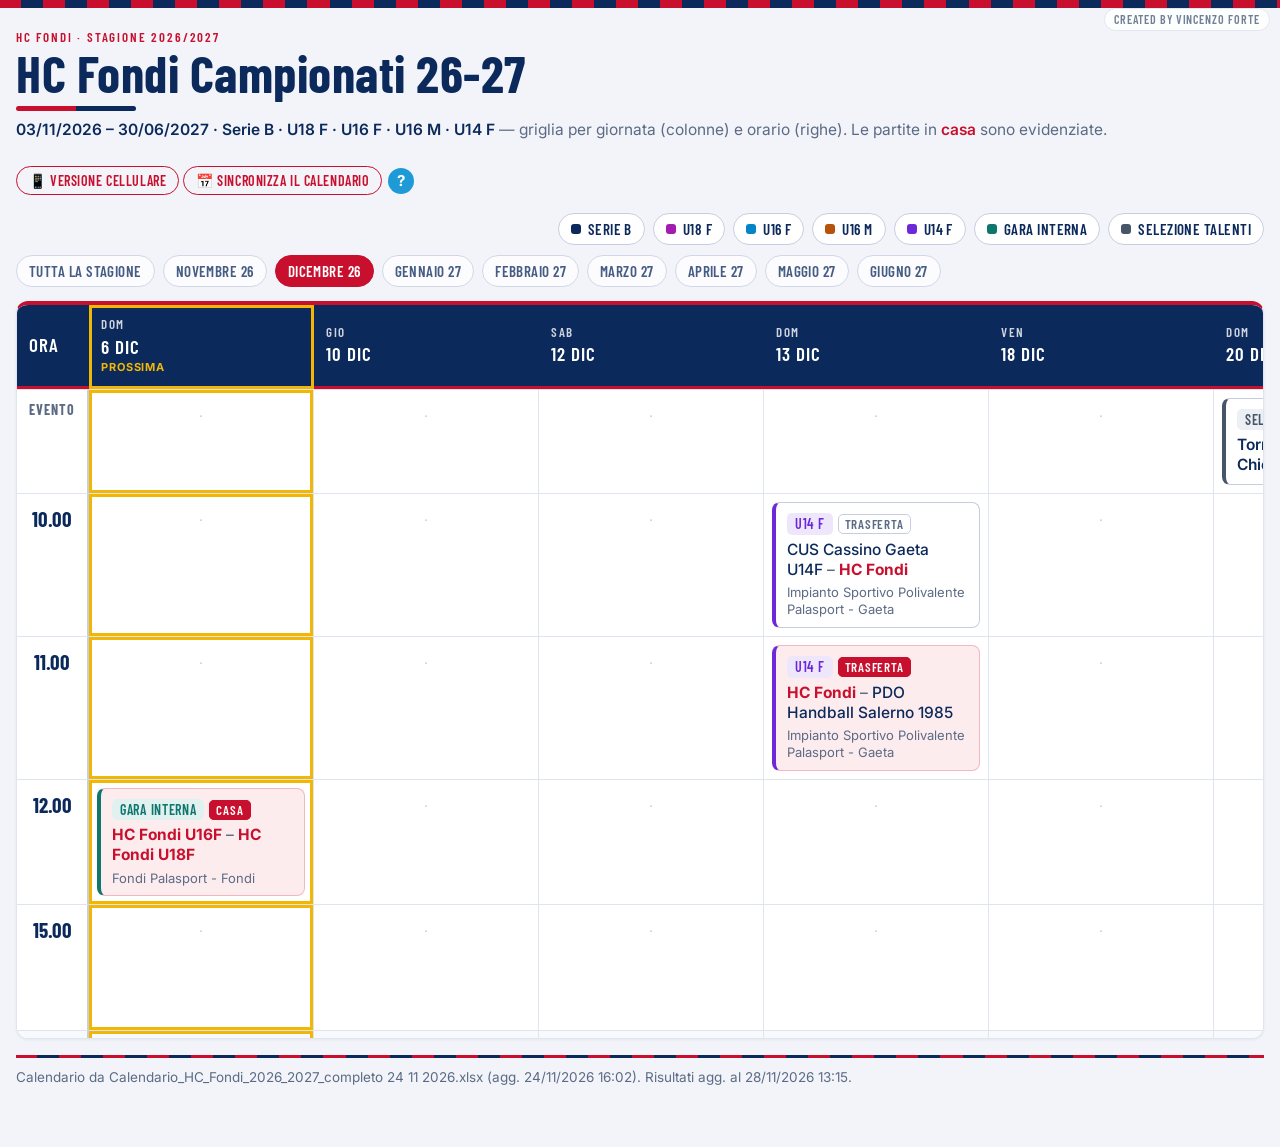
<file: mobile.html>
<!DOCTYPE html>
<html lang="it">
<head>
<meta charset="UTF-8">
<meta name="viewport" content="width=device-width, initial-scale=1, viewport-fit=cover">
<meta name="theme-color" content="#0B2A5B">
<title>HC Fondi Campionati 26-27</title>
<!-- sceglie in automatico la versione completa o cellulare (vedi js/vista.js) -->
<script src="js/vista.js?v=2.5.0"></script>
<script src="js/sincronizza-aiuto.js?v=2.5.0" defer></script>
<script src="js/dettagli.js?v=2.5.0"></script>
<script src="js/aggiornamento.js?v=2.5.0"></script>
<!-- ===== STILE =====
     1) il tema (lo stesso di index.html): css/tema-classico.css, tema-scuro,
        tema-arancio, tema-minimal, tema-compatto, tema-rossoblu
     2) css/mobile.css: layout agenda per cellulare (sempre DOPO il tema)
-->
<link rel="stylesheet" href="css/tema-rossoblu.css?v=2.5.0" id="tema">
<link rel="stylesheet" href="css/mobile.css?v=2.5.0">
</head>
<body class="mobile">

<header class="mbar">
  <p class="eyebrow" id="ev-eyebrow">HC Fondi</p>
  <div class="ab-top">
    <h1 id="ev-title">HC Fondi Campionati 26-27</h1>
    <span class="sincronizza-wrap">
      <a class="ab-btn" href="sincronizza.html">📅 Sincronizza</a>
      <button type="button" class="help-btn" aria-label="Come funziona" aria-expanded="false" aria-controls="sincronizza-aiuto">?</button>
      <div class="help-pop" id="sincronizza-aiuto" role="dialog" aria-label="Come funziona" hidden></div>
    </span>
  </div>
  <nav class="mscroll" id="months" aria-label="Mese"></nav>
  <nav class="mscroll" id="cats" aria-label="Categorie"></nav>
</header>

<main class="agenda" id="agenda"></main>

<footer class="mfoot">
  <span id="ev-foot"></span>
  <!-- per ora nascosto: <a class="switch-view" href="calendario-google.html">🗓 Calendario Google</a> -->
  <a class="switch-view" href="index.html?v=full">🖥 Versione completa (tabellone)</a>
</footer>

<button class="fab hidden" id="fab" type="button">↓ Prossima</button>

<dialog class="sheet" id="sheet" aria-labelledby="sh-teams"></dialog>

<script>
// ==========================================================================
//  Versione cellulare: stessa fonte dati di index.html
//  (calendario.json + risultati.json nella stessa cartella).
//  Lista per giornata; toccando una partita si apre il pannello dettagli.
// ==========================================================================

const MESI = ["","gen","feb","mar","apr","mag","giu","lug","ago","set","ott","nov","dic"];

let V={}, CAT={}, DOW={}, TEAM="HC Fondi", D=[], DAYS=[], RES={}, RES_ID={}, DUR={};
const state = { cats:{}, month:"" };

const esc = s => String(s ?? "").replace(/[&<>"]/g, c => ({"&":"&amp;","<":"&lt;",">":"&gt;",'"':"&quot;"}[c]));
const isOurs = name => name===TEAM || (name||"").startsWith(TEAM+" ");
const normTeam = s => (s||"").toUpperCase().replace(/\s+/g," ").trim();
const resKey = (d,c,h,a) => (d||"").slice(0,5)+"|"+(c||"")+"|"+normTeam(h)+"|"+normTeam(a);
const yearOf = m => m.year;
const dateOf = m => new Date(yearOf(m), +m.date.slice(3,5)-1, +m.date.slice(0,2));
const dayKey = m => yearOf(m)*10000 + (+m.date.slice(3,5))*100 + (+m.date.slice(0,2));
const monthKey = m => yearOf(m) + "-" + m.date.slice(3,5);
const todayKey = () => { const n=new Date(); return n.getFullYear()*10000+(n.getMonth()+1)*100+n.getDate(); };
const city = v => { const s = V[v] || v || ""; const i = s.lastIndexOf(" - "); return i>=0 ? s.slice(i+3) : s; };

// risultato di una partita: per "id" (risultati.json attuale, gol nell'ordine di
// calendario.json) oppure, per le voci nel formato precedente, per data + categoria + squadre
function resultFor(m){
  const ri = m.id ? RES_ID[m.id] : null;
  const r = ri ? null : RES[resKey(m.date,m.cat,m.home,m.away)];
  const rr = (ri || r) ? null : RES[resKey(m.date,m.cat,m.away,m.home)];
  const x = ri || r || rr;
  if(!x || statoRisultato(x.status).codice==="DA_INIZIARE") return null;
  return rr ? {hs:+rr.as, as:+rr.hs, status:rr.status} : {hs:+x.hs, as:+x.as, status:x.status};
}
// stato del risultato: "FINE" (o vuoto) = finale; PARZIALE, 1T, INTERVALLO, 2T = partita in corso
// DA_INIZIARE = nessun risultato da mostrare (come se la partita non fosse in risultati.json)
// (vinta/persa/pareggio e vincente in grassetto solo sul risultato finale)
const STATI = { "FINE":"Finale", "PARZIALE":"Parziale", "1T":"I Tempo", "INTERVALLO":"Intervallo", "2T":"II Tempo" };
const STATI_ALIAS = { "DA INIZIARE":"DA_INIZIARE", "I TEMPO":"1T", "PRIMO TEMPO":"1T", "1° TEMPO":"1T", "II TEMPO":"2T", "SECONDO TEMPO":"2T", "2° TEMPO":"2T" };
function statoRisultato(st){
  let s = String(st||"").trim().toUpperCase().replace(/\s+/g," ");
  s = STATI_ALIAS[s] || s;
  return { finale: !s || s==="FINE", codice: s, label: STATI[s] || String(st||"").trim() };
}
// esito dal punto di vista di HC Fondi: "w" / "l" / "d" (gare interne e risultati parziali: nessun esito)
function outcome(m, r){
  if(!r || !Number.isFinite(r.hs) || !Number.isFinite(r.as)) return null;
  if(!statoRisultato(r.status).finale) return null;
  const homeOurs = isOurs(m.home), awayOurs = isOurs(m.away);
  if(homeOurs && awayOurs) return null;
  const our = homeOurs ? r.hs : r.as, their = homeOurs ? r.as : r.hs;
  return our>their ? "w" : our<their ? "l" : "d";
}
const OUT_LABEL = { w:"Vinta", l:"Persa", d:"Pareggio" };
// etichetta sotto il punteggio: esito se finale, altrimenti lo stato (Parziale, I Tempo, ...)
function resLabel(o, r){
  if(o) return `<small>${OUT_LABEL[o]}</small>`;
  const sr = statoRisultato(r.status);
  return sr.finale ? "" : `<small>${esc(sr.label)}</small>`;
}
const resClass = (o, r) => o || (statoRisultato(r.status).finale ? "" : "live");

// avversario mostrato nella card (per le gare interne: entrambe le squadre)
function opponentHTML(m){
  if(m.event) return esc(m.home);
  if(isOurs(m.home) && isOurs(m.away)) return `${esc(m.home)} <span class="vs">vs</span> ${esc(m.away)}`;
  return `<span class="vs">vs</span>${esc(isOurs(m.home) ? m.away : m.home)}`;
}

function cardHTML(m, i){
  const home = !m.event && isOurs(m.home);
  const r = m.event ? null : resultFor(m);
  const o = outcome(m, r);
  const right = r && Number.isFinite(r.hs)
    ? `<span class="res ${resClass(o,r)}">${Dettagli.punteggio(m, r, isOurs, "–")}${resLabel(o,r)}</span>`
    : `<span class="go" aria-hidden="true">›</span>`;
  return `<button type="button" class="m ${m.cat}${home?" home":""}${m.event?" event":""}" data-i="${i}">
    <span class="t">${m.time || "—"}${m.event ? "<small>evento</small>" : ""}</span>
    <span class="top"><span class="cat">${esc(CAT[m.cat]||m.cat)}</span>${m.event ? "" :
      `<span class="where${home?" casa":""}">${esc(m.gir)}</span>`}</span>
    <span class="opp">${opponentHTML(m)}</span>
    ${m.event ? "" : `<span class="city">${esc(city(m.venue))}</span>`}
    ${right}
  </button>`;
}

function render(){
  const box = document.getElementById("agenda");
  const list = D.map((m,i)=>[m,i]).filter(([m])=> state.cats[m.cat] && (!state.month || monthKey(m)===state.month));
  if(!list.length){ box.innerHTML = `<p class="mempty">Nessuna partita per i filtri selezionati.</p>`; updateFab(); return; }

  const today = todayKey();
  const next = DAYS.find(k=> k >= today);
  let html = "", cur = null;
  list.forEach(([m,i])=>{
    const k = dayKey(m);
    if(k!==cur){
      if(cur!==null) html += `</section>`;
      cur = k;
      const cls = k<today ? " past" : (k===next ? " next" : "");
      const tag = k===next ? `<span class="tag">${k===today ? "Oggi" : "Prossima"}</span>` : "";
      html += `<section class="day${cls}" data-day="${k}">
        <h2 class="day-h"><span class="dw">${DOW[m.date]||""}</span><span class="dt">${+m.date.slice(0,2)} ${MESI[+m.date.slice(3,5)]}</span>${tag}</h2>`;
    }
    html += cardHTML(m, i);
  });
  box.innerHTML = html + `</section>`;
  updateFab();
}

// ---------- pannello dettagli (js/dettagli.js, in comune con index.html) ----------
function openSheet(i){
  const m = D[i], r = m.event ? null : resultFor(m);
  Dettagli.apri({ m, indice:i, data:dateOf(m), categoria:CAT[m.cat]||m.cat,
    impianto:V[m.venue]||m.venue||"", durata:DUR[m.cat]||60, isOurs,
    risultato:r, stato: r ? statoRisultato(r.status) : null });
}

// ---------- filtri ----------
function buildControls(){
  const months = [...new Set(D.map(monthKey))];
  const mbox = document.getElementById("months");
  mbox.innerHTML = `<button type="button" class="chip month" data-month="">Tutto</button>` +
    months.map(k=>{ const [y,mm]=k.split("-"); return `<button type="button" class="chip month" data-month="${k}">${MESI[+mm]} ${y.slice(2)}</button>`; }).join("");
  mbox.addEventListener("click", e=>{
    const b = e.target.closest(".chip"); if(!b) return;
    setMonth(b.dataset.month); window.scrollTo({top:0});
  });

  const cbox = document.getElementById("cats");
  cbox.innerHTML = Object.keys(CAT).filter(c=> D.some(m=>m.cat===c)).map(c=>
    `<button type="button" class="chip" data-cat="${c}" aria-pressed="true"><span class="dot ${c}"></span>${esc(CAT[c])}</button>`).join("");
  cbox.addEventListener("click", e=>{
    const b = e.target.closest(".chip"); if(!b) return;
    const on = b.getAttribute("aria-pressed")==="true";
    b.setAttribute("aria-pressed", String(!on));
    state.cats[b.dataset.cat] = !on;
    render();
  });
}
function setMonth(k){
  state.month = k;
  document.querySelectorAll("#months .chip").forEach(b=>{
    const on = b.dataset.month===k;
    b.setAttribute("aria-pressed", String(on));
    if(on) b.scrollIntoView({inline:"center", block:"nearest"});
  });
  render();
}

// ---------- "Prossima": porta alla prossima giornata ----------
function nextSection(){ return document.querySelector(".day.next"); }
function updateFab(){
  const fab = document.getElementById("fab");
  const nextK = DAYS.find(k=> k >= todayKey());
  fab.classList.toggle("hidden", !nextK);
}
function goNext(){
  const nextK = DAYS.find(k=> k >= todayKey()); if(!nextK) return;
  const m = D.find(x=> dayKey(x)===nextK);
  if(!nextSection() && state.month) setMonth(monthKey(m));
  const s = nextSection();
  if(s){
    const top = s.getBoundingClientRect().top + window.scrollY - document.querySelector(".mbar").offsetHeight - 8;
    window.scrollTo({top, behavior:"smooth"});
  }
}

function applyMeta(ev, resMeta){
  const set=(id,txt)=>{ const el=document.getElementById(id); if(el&&txt) el.textContent=txt; };
  if(ev){ set("ev-eyebrow", ev.eyebrow); set("ev-title", ev.title); if(ev.title) document.title = ev.title; }
  const cal = `Calendario agg. ${ev&&ev.updated||"—"}.`;
  const ris = resMeta&&resMeta.updated ? ` Risultati agg. ${resMeta.updated}.` : "";
  document.getElementById("ev-foot").textContent = cal + ris + " ";
}

// risultati.json: indici per id (formato attuale) e per data+categoria+squadre (precedente)
function applyResults(data){
  RES = {}; RES_ID = {};
  (data && data.results || []).forEach(r=>{
    if(r.id) RES_ID[r.id] = r;
    else RES[resKey(r.date,r.cat,r.home,r.away)] = r;
  });
}
let RES_TXT = null, EV = null;     // testo di risultati.json e dati dell'evento (js/aggiornamento.js)
async function loadResults(){
  try{
    const res = await fetch("risultati.json?t="+Date.now(), {cache:"no-store"});
    if(!res.ok) return null;
    RES_TXT = await res.text();
    const data = JSON.parse(RES_TXT);
    applyResults(data);
    return data;
  }catch(_){ return null; }
}

// ---------- aggiornamento automatico dei risultati (js/aggiornamento.js) ----------
// orari delle partite (inizio e fine indicativa, in ms): servono a capire se una è in corso
function matchWindows(){
  return D.filter(m=> m.time && !m.event).map(m=>{
    const [h,mi] = m.time.split(".").map(Number);
    const s = new Date(m.year, +m.date.slice(3,5)-1, +m.date.slice(0,2), h, mi).getTime();
    return [s, s + (DUR[m.cat]||60)*60000];
  });
}
// risultati nuovi: ridisegna la lista mantenendo filtri, posizione e pannello aperto
function redraw(data){
  applyResults(data);
  applyMeta(EV, data);
  const y = window.scrollY;
  render();
  window.scrollTo(0, y);
  const i = Dettagli.aperto();
  if(i !== null) openSheet(i);
}

async function init(){
  let caricato = false;      // true quando calendario.json è arrivato: un errore dopo è di visualizzazione
  try{
    const res = await fetch("calendario.json?t="+Date.now(), {cache:"no-store"});
    if(!res.ok) throw new Error("HTTP "+res.status);
    const calTxt = await res.text();
    const data = JSON.parse(calTxt);
    caricato = true;
    EV = data.event;
    V = data.venues || {}; CAT = data.categories || {}; DOW = data.dow || {};
    TEAM = data.fondiTeam || "HC Fondi";

    // anno di ogni partita: campo "year", altrimenti dedotto dalla data di inizio stagione
    const y0 = +(data.start||"").slice(6,10) || data.year || new Date().getFullYear();
    const m0 = +(data.start||"").slice(3,5) || 1;
    D = (data.matches||[]).map(m=> ({...m, year: m.year || (+m.date.slice(3,5) >= m0 ? y0 : y0+1)}))
      .sort((a,b)=> dayKey(a)-dayKey(b) || (a.time||"").localeCompare(b.time||""));
    DAYS = [...new Set(D.map(dayKey))];
    Object.keys(CAT).forEach(c=> state.cats[c]=true);
    const dur = (data.mister||{}).durate || {};
    Object.keys(dur).forEach(c=> DUR[c] = 2*(+dur[c].tempo||0) + (+dur[c].pausa||0));

    const resMeta = await loadResults();
    applyMeta(data.event, resMeta);
    buildControls();

    // mese iniziale: quello della prossima giornata (o l'ultimo, a stagione finita)
    const nextK = DAYS.find(k=> k >= todayKey());
    const ref = D.find(m=> dayKey(m)===(nextK ?? DAYS[DAYS.length-1]));
    setMonth(ref ? monthKey(ref) : "");
    if(nextK) requestAnimationFrame(goNext);
    Aggiornamento.avvia({ risultati:RES_TXT, calendario:calTxt, finestre:matchWindows, aggiorna:redraw });
  }catch(err){
    document.getElementById("agenda").innerHTML = caricato
      ? `<p class="mempty"><b>Non è stato possibile mostrare il calendario.</b><br>
       Ricarica la pagina: di solito succede subito dopo un aggiornamento del sito.<br><small>${esc(err.message)}</small></p>`
      : `<p class="mempty"><b>Impossibile caricare calendario.json.</b><br>
       Il file deve stare nella stessa cartella di questa pagina.<br><small>${esc(err.message)}</small></p>`;
  }
}

// eventi: tocco su una card (apre il pannello dettagli), pulsante "Prossima"
document.getElementById("agenda").addEventListener("click", e=>{
  const c = e.target.closest(".m[data-i]"); if(c) openSheet(+c.dataset.i);
});
document.getElementById("fab").addEventListener("click", goNext);
init();

/* credito (offuscato, reinserito se rimosso) */
(function(){
  const n = new TextDecoder().decode(Uint8Array.from(atob("Y3JlYXRlZCBieSBWaW5jZW56byBGb3J0ZQ=="), c=>c.charCodeAt(0)));
  function ensure(){
    let el = document.getElementById("credit");
    if(!el){ el = document.createElement("div"); el.id = "credit"; document.body.appendChild(el); }
    if(el.textContent !== n) el.textContent = n;
  }
  ensure();
  try{ new MutationObserver(ensure).observe(document.body, {childList:true, subtree:true}); }catch(_){}
})();
</script>
</body>
</html>
</file>
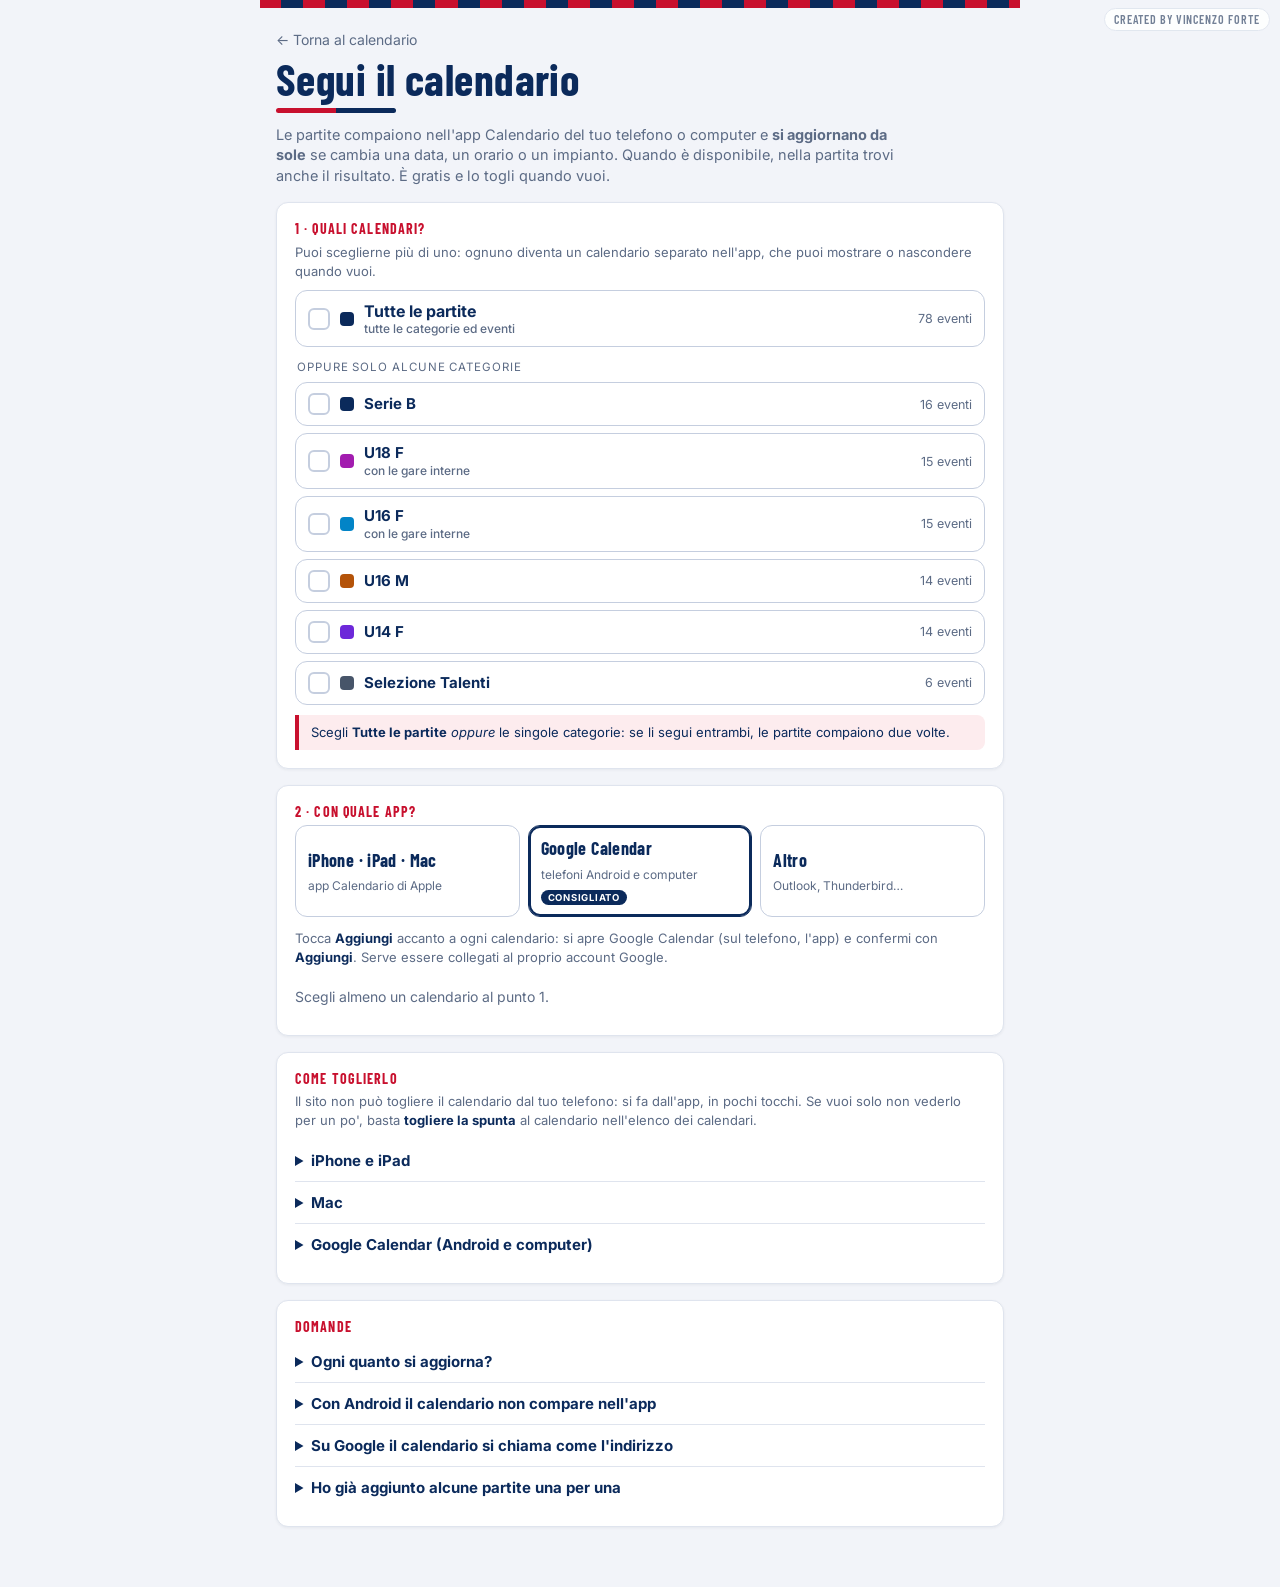
<file: segui.html>
<!DOCTYPE html>
<html lang="it">
<head>
<meta charset="UTF-8">
<meta name="viewport" content="width=device-width, initial-scale=1, viewport-fit=cover">
<meta name="robots" content="noindex">
<title>Segui il calendario · HC Fondi Campionati 26-27</title>
<!-- tema (lo stesso delle altre pagine) + stile di questa pagina -->
<link rel="stylesheet" href="css/tema-rossoblu.css" id="tema">
<link rel="stylesheet" href="css/segui.css">
<script src="js/calendari-google.js"></script>
</head>
<body class="segui">

<a class="back" id="back" href="anteprima.html">← Torna al calendario</a>
<h1>Segui il calendario</h1>
<p class="lead">Le partite compaiono nell'app Calendario del tuo telefono o computer e
  <b>si aggiornano da sole</b> se cambia una data, un orario o un impianto. Quando è
  disponibile, nella partita trovi anche il risultato. È gratis e lo togli quando vuoi.</p>

<section class="card">
  <p class="stepn">1 · Quali calendari?</p>
  <p class="hint">Puoi sceglierne più di uno: ognuno diventa un calendario separato
    nell'app, che puoi mostrare o nascondere quando vuoi.</p>
  <div id="cals"></div>
  <p class="warn">Scegli <b>Tutte le partite</b> <i>oppure</i> le singole categorie:
    se li segui entrambi, le partite compaiono due volte.</p>
</section>

<section class="card">
  <p class="stepn">2 · Con quale app?</p>
  <div class="apps" id="apps">
    <button type="button" class="app" data-app="apple"><b>iPhone · iPad · Mac</b><span>app Calendario di Apple</span></button>
    <button type="button" class="app" data-app="google"><b>Google Calendar</b><span>telefoni Android e computer</span></button>
    <button type="button" class="app" data-app="altro"><b>Altro</b><span>Outlook, Thunderbird…</span></button>
  </div>
  <p class="hint" id="app-hint"></p>
  <ul class="subs" id="subs"></ul>
  <div class="steps hidden" id="android-steps">
    <p><b>Sul telefono Android l'app Google Calendar non permette di abbonarsi</b>: va fatto
      una volta dal sito di Google, poi il calendario compare da solo anche nell'app.</p>
    <ol>
      <li>Tocca <b>Copia link</b> accanto al calendario.</li>
      <li>Apri la pagina di Google qui sotto. Se invece si apre l'app, aprila dal browser
        (Chrome) e attiva <b>⋮ → Sito desktop</b>.</li>
      <li>Incolla il link nel campo <b>URL del calendario</b> e tocca <b>Aggiungi calendario</b>.
        Ripeti per ogni calendario.</li>
    </ol>
    <a class="go" href="https://calendar.google.com/calendar/r/settings/addbyurl" target="_blank" rel="noopener">Apri "Aggiungi da URL" di Google</a>
    <p class="hint">Più semplice ancora: apri questa pagina da un computer e usa il
      pulsante accanto al calendario.</p>
  </div>
</section>

<section class="card">
  <p class="stepn">Come toglierlo</p>
  <p class="hint">Il sito non può togliere il calendario dal tuo telefono: si fa
    dall'app, in pochi tocchi. Se vuoi solo non vederlo per un po', basta
    <b>togliere la spunta</b> al calendario nell'elenco dei calendari.</p>
  <details>
    <summary>iPhone e iPad</summary>
    <ol>
      <li>Apri l'app <b>Calendario</b> e tocca <b>Calendari</b> in basso.</li>
      <li>Tocca <b>ⓘ</b> accanto a "HC Fondi · …".</li>
      <li>Scorri in fondo e tocca <b>Elimina calendario</b>.</li>
    </ol>
  </details>
  <details>
    <summary>Mac</summary>
    <ol>
      <li>Apri l'app <b>Calendario</b>.</li>
      <li>Nella barra laterale fai clic destro su "HC Fondi · …".</li>
      <li>Dal menu che compare scegli la voce per toglierlo.</li>
    </ol>
  </details>
  <details>
    <summary>Google Calendar (Android e computer)</summary>
    <ol>
      <li>Apri <a href="https://calendar.google.com/calendar/r/settings" target="_blank" rel="noopener">le impostazioni di Google Calendar</a>
        (dal computer o dal browser del telefono).</li>
      <li>A sinistra, sotto <b>Impostazioni per i miei calendari / Altri calendari</b>, scegli "HC Fondi · …".</li>
      <li>In fondo alla pagina, nella sezione <b>Rimuovi calendario</b>, tocca il pulsante per toglierlo.</li>
    </ol>
    <p>Nell'app Android si può solo nascondere il calendario: per eliminarlo serve il sito.</p>
  </details>
</section>

<section class="card">
  <p class="stepn">Domande</p>
  <details>
    <summary>Ogni quanto si aggiorna?</summary>
    <p>iPhone e Mac controllano di solito ogni poche ore (sull'iPhone si può cambiare in
      <b>Impostazioni → Calendario → Account</b>).
      Google Calendar decide da solo e può impiegare <b>fino a 24 ore</b>: per un cambio
      dell'ultimo minuto controlla sempre anche il sito.</p>
  </details>
  <details>
    <summary>Con Android il calendario non compare nell'app</summary>
    <p>Controlla prima di averlo aggiunto dal sito di Google (vedi il punto 2: dall'app non
      si può). Poi apri l'app Google Calendar → <b>Impostazioni</b> → tocca il calendario
      "HC Fondi · …" → attiva <b>Sincronizza</b>. La prima volta le partite possono
      comparire anche dopo qualche ora.</p>
  </details>
  <details>
    <summary>Su Google il calendario si chiama come l'indirizzo</summary>
    <p>Google a volte usa l'indirizzo del file come nome. Per cambiarlo: da computer apri
      <a href="https://calendar.google.com/calendar/r/settings" target="_blank" rel="noopener">le impostazioni di Google Calendar</a>,
      scegli il calendario a sinistra e scrivi il nome che preferisci nel campo <b>Nome</b>.</p>
  </details>
  <details>
    <summary>Ho già aggiunto alcune partite una per una</summary>
    <p>Gli eventi aggiunti singolarmente restano dove sono: dopo aver seguito il calendario puoi
      cancellarli, così non li vedi due volte.</p>
  </details>
</section>

<script>
// ==========================================================================
//  "Segui il calendario": calendari .ics generati da genera_ics.py.
//  L'elenco dei calendari arriva da calendari.json (stessa cartella).
//  - iPhone/Mac: link webcal://…  (iOS chiede conferma)
//  - Google:     calendar.google.com/calendar/render?cid=https%3A%2F%2F…  (indirizzo https codificato:
//                con webcal:// in chiaro l'app Android mostrava il nome con caratteri strani)
//                L'app Google Calendar per Android NON sa abbonarsi da indirizzo (legge cid
//                come ID di un calendario Google e dice "importato" senza aggiungere nulla):
//                su Android si mostrano "Copia link" + la pagina "Aggiungi da URL" di Google.
//  - Altro:      link https://… da copiare
//  - Google, se il calendario ha un calendario Google pubblico (js/calendari-google.js):
//                render?cid=<ID Google>. Così funziona anche dall'app Android,
//                che legge cid proprio come ID di un calendario Google.
// ==========================================================================

const GID = window.GOOGLE_CAL_IDS || {};
const googleIdUrl = id => "https://calendar.google.com/calendar/render?cid=" + encodeURIComponent(id);

let CALS = [];
const chosen = new Set();
let app = "";

const esc = s => String(s ?? "").replace(/[&<>"]/g, c => ({"&":"&amp;","<":"&lt;",">":"&gt;",'"':"&quot;"}[c]));
const httpsUrl = f => new URL(f, location.href).href;
const webcalUrl = f => httpsUrl(f).replace(/^https?:/, "webcal:");
const googleUrl = f => "https://calendar.google.com/calendar/render?cid=" + encodeURIComponent(httpsUrl(f));

// Android (o ?android=1 per provare la versione Android da computer)
const ANDROID = /Android/i.test(navigator.userAgent) || new URLSearchParams(location.search).has("android");

function defaultApp(){
  const ua = navigator.userAgent;
  const apple = /iPhone|iPad|iPod|Macintosh/.test(ua) && !/Android/.test(ua);
  return apple ? "apple" : "google";
}

function renderCals(){
  const box = document.getElementById("cals");
  const all = CALS.filter(c=> c.all), cats = CALS.filter(c=> !c.all);
  const opt = c => `<label class="opt${c.all?" all":""}${chosen.has(c.key)?" on":""}">
      <input type="checkbox" value="${c.key}"${chosen.has(c.key)?" checked":""}>
      <span class="ck"></span><span class="dot ${c.key}"></span>
      <span class="nm">${esc(c.label)}${c.note?`<small>${esc(c.note)}</small>`:""}</span>
      <span class="ct">${c.count} ${c.count===1?"evento":"eventi"}</span>
    </label>`;
  box.innerHTML = all.map(opt).join("") + `<p class="sepl">oppure solo alcune categorie</p>` + cats.map(opt).join("");
}

function renderSubs(){
  const hint = document.getElementById("app-hint");
  const list = CALS.filter(c=> chosen.has(c.key));
  const gid = c => app==="google" && GID[c.key];          // calendario Google pubblico
  const mode = app==="google" && ANDROID ? "android" : app; // Google da Android: niente link .ics diretto
  const tutti = list.length > 0 && list.every(gid);
  const copia = mode==="android" && list.some(c=> !gid(c));
  hint.innerHTML = app==="google" && (tutti || !list.length) && Object.values(GID).some(Boolean)
    ? "Tocca <b>Aggiungi</b> accanto a ogni calendario: si apre Google Calendar (sul telefono, l'app) e confermi con <b>Aggiungi</b>. Serve essere collegati al proprio account Google."
    : {
    android: "Segui i passi qui sotto: l'app Google Calendar non permette di abbonarsi a un indirizzo.",
    apple: "Tocca <b>Segui</b> accanto a ogni calendario e conferma nella finestra che compare.",
    google: "Si apre Google Calendar: conferma con <b>Aggiungi</b>. Ripeti per ogni calendario. Serve essere collegati al proprio account Google.",
    altro: "Copia il link e incollalo nel tuo programma, nella funzione <b>Aggiungi calendario da URL</b>.",
  }[mode];
  document.getElementById("android-steps").classList.toggle("hidden", !copia);
  document.querySelectorAll("#apps .app").forEach(b=> b.setAttribute("aria-pressed", String(b.dataset.app===app)));

  const box = document.getElementById("subs");
  if(!list.length){ box.innerHTML = `<li class="empty-sel">Scegli almeno un calendario al punto 1.</li>`; return; }
  box.innerHTML = list.map(c=>{
    const btn = gid(c)
      ? `<a class="go" href="${esc(googleIdUrl(gid(c)))}" target="_blank" rel="noopener">Aggiungi</a>`
      : mode==="altro" || mode==="android"
      ? `<button type="button" class="go" data-copy="${esc(httpsUrl(c.file))}">Copia link</button>`
      : `<a class="go" href="${esc(app==="apple" ? webcalUrl(c.file) : googleUrl(c.file))}"${app==="google"?' target="_blank" rel="noopener"':""}>Segui</a>`;
    return `<li><span class="dot ${c.key}"></span>
      <span class="nm">${esc(c.label)}<small>${esc(gid(c) || mode==="apple" || mode==="google" ? c.count+" eventi" : httpsUrl(c.file))}</small></span>${btn}</li>`;
  }).join("");
}

async function copy(text, btn){
  try{ await navigator.clipboard.writeText(text); }
  catch(_){                                    // vecchi browser: selezione manuale
    const t = document.createElement("textarea"); t.value = text; document.body.appendChild(t);
    t.select(); try{ document.execCommand("copy"); }catch(e){} t.remove();
  }
  btn.textContent = "Copiato"; btn.classList.add("done");
}

document.getElementById("cals").addEventListener("change", e=>{
  const key = e.target.value, c = CALS.find(x=> x.key===key);
  if(e.target.checked){
    if(c.all) chosen.clear();                    // "Tutte" esclude le singole categorie
    else CALS.filter(x=> x.all).forEach(x=> chosen.delete(x.key));
    chosen.add(key);
  } else chosen.delete(key);
  renderCals(); renderSubs();
});
document.getElementById("apps").addEventListener("click", e=>{
  const b = e.target.closest(".app"); if(!b) return;
  app = b.dataset.app; renderSubs();
});
document.getElementById("subs").addEventListener("click", e=>{
  const cp = e.target.closest("[data-copy]");
  if(cp){ copy(cp.dataset.copy, cp); return; }
  const go = e.target.closest("a.go"); if(go) go.classList.add("done");
});

// "Torna al calendario": alla pagina da cui si è arrivati, se è di questo sito
try{
  const ref = document.referrer && new URL(document.referrer);
  if(ref && ref.origin===location.origin && !/segui\.html$/.test(ref.pathname))
    document.getElementById("back").href = ref.href;
}catch(_){}

(async function init(){
  app = defaultApp();
  // la scelta consigliata in base al dispositivo
  document.querySelector(`#apps .app[data-app="${app}"] span`).insertAdjacentHTML("afterend", `<span class="tag">consigliato</span>`);
  try{
    const res = await fetch("calendari.json", {cache:"no-store"});
    if(!res.ok) throw new Error("HTTP "+res.status);
    CALS = (await res.json()).calendars || [];
  }catch(err){
    document.getElementById("cals").innerHTML = `<p class="hint">Impossibile caricare l'elenco dei calendari (${esc(err.message)}).</p>`;
  }
  renderCals(); renderSubs();
})();

/* credito (offuscato, reinserito se rimosso) */
(function(){
  const n = new TextDecoder().decode(Uint8Array.from(atob("Y3JlYXRlZCBieSBWaW5jZW56byBGb3J0ZQ=="), c=>c.charCodeAt(0)));
  function ensure(){
    let el = document.getElementById("credit");
    if(!el){ el = document.createElement("div"); el.id = "credit"; document.body.appendChild(el); }
    if(el.textContent !== n) el.textContent = n;
  }
  ensure();
  try{ new MutationObserver(ensure).observe(document.body, {childList:true, subtree:true}); }catch(_){}
})();
</script>
</body>
</html>
</file>
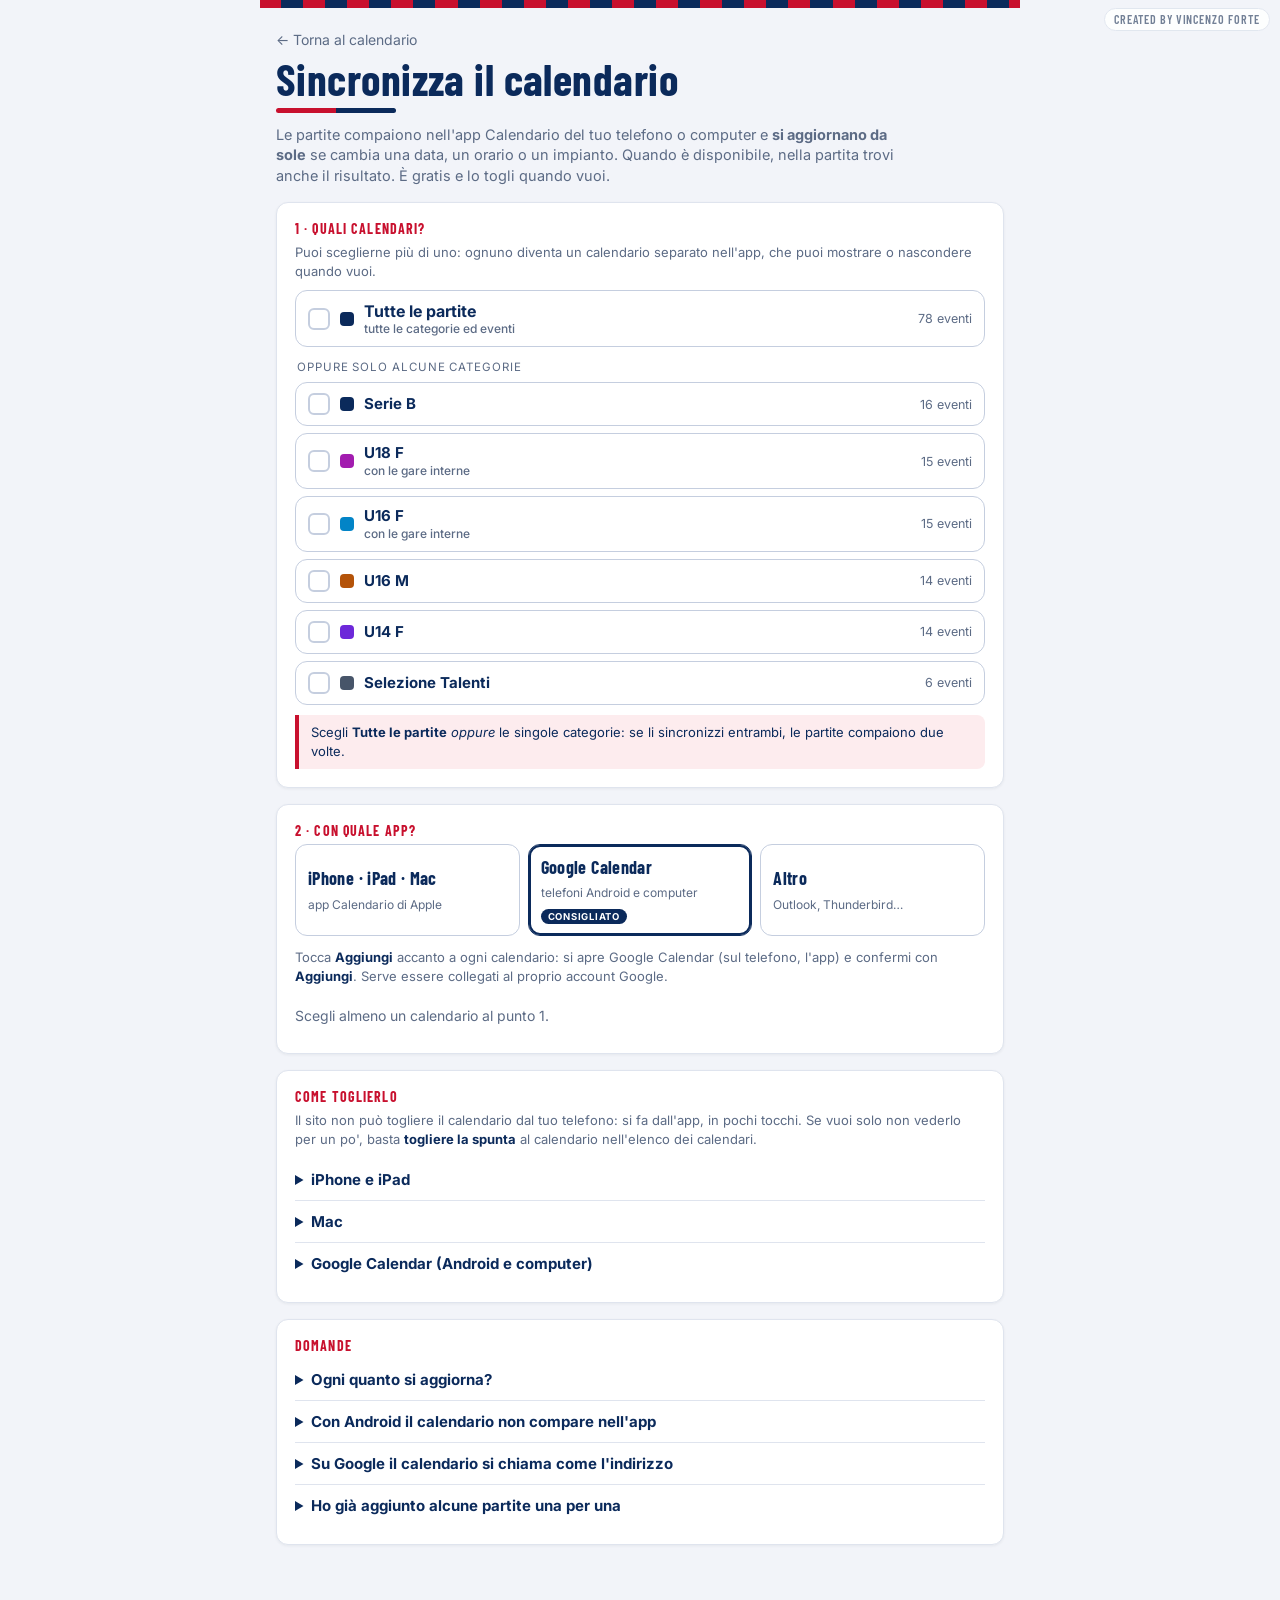
<file: sincronizza.html>
<!DOCTYPE html>
<html lang="it">
<head>
<meta charset="UTF-8">
<meta name="viewport" content="width=device-width, initial-scale=1, viewport-fit=cover">
<title>Sincronizza il calendario · HC Fondi Campionati 26-27</title>
<!-- tema (lo stesso delle altre pagine) + stile di questa pagina -->
<link rel="stylesheet" href="css/tema-rossoblu.css?v=2.5.0" id="tema">
<link rel="stylesheet" href="css/sincronizza.css?v=2.5.0">
<script src="js/calendari-google.js?v=2.5.0"></script>
</head>
<body class="sincronizza">

<a class="back" id="back" href="index.html">← Torna al calendario</a>
<h1>Sincronizza il calendario</h1>
<p class="lead">Le partite compaiono nell'app Calendario del tuo telefono o computer e
  <b>si aggiornano da sole</b> se cambia una data, un orario o un impianto. Quando è
  disponibile, nella partita trovi anche il risultato. È gratis e lo togli quando vuoi.</p>

<section class="card">
  <p class="stepn">1 · Quali calendari?</p>
  <p class="hint">Puoi sceglierne più di uno: ognuno diventa un calendario separato
    nell'app, che puoi mostrare o nascondere quando vuoi.</p>
  <div id="cals"></div>
  <p class="warn">Scegli <b>Tutte le partite</b> <i>oppure</i> le singole categorie:
    se li sincronizzi entrambi, le partite compaiono due volte.</p>
</section>

<section class="card">
  <p class="stepn">2 · Con quale app?</p>
  <div class="apps" id="apps">
    <button type="button" class="app" data-app="apple"><b>iPhone · iPad · Mac</b><span>app Calendario di Apple</span></button>
    <button type="button" class="app" data-app="google"><b>Google Calendar</b><span>telefoni Android e computer</span></button>
    <button type="button" class="app" data-app="altro"><b>Altro</b><span>Outlook, Thunderbird…</span></button>
  </div>
  <p class="hint" id="app-hint"></p>
  <ul class="subs" id="subs"></ul>
  <div class="steps hidden" id="android-steps">
    <p><b>Sul telefono Android l'app Google Calendar non permette di abbonarsi</b>: va fatto
      una volta dal sito di Google, poi il calendario compare da solo anche nell'app.</p>
    <ol>
      <li>Tocca <b>Copia link</b> accanto al calendario.</li>
      <li>Apri la pagina di Google qui sotto. Se invece si apre l'app, aprila dal browser
        (Chrome) e attiva <b>⋮ → Sito desktop</b>.</li>
      <li>Incolla il link nel campo <b>URL del calendario</b> e tocca <b>Aggiungi calendario</b>.
        Ripeti per ogni calendario.</li>
    </ol>
    <a class="go" href="https://calendar.google.com/calendar/r/settings/addbyurl" target="_blank" rel="noopener">Apri "Aggiungi da URL" di Google</a>
    <p class="hint">Più semplice ancora: apri questa pagina da un computer e usa il
      pulsante accanto al calendario.</p>
  </div>
</section>

<section class="card">
  <p class="stepn">Come toglierlo</p>
  <p class="hint">Il sito non può togliere il calendario dal tuo telefono: si fa
    dall'app, in pochi tocchi. Se vuoi solo non vederlo per un po', basta
    <b>togliere la spunta</b> al calendario nell'elenco dei calendari.</p>
  <details>
    <summary>iPhone e iPad</summary>
    <ol>
      <li>Apri l'app <b>Calendario</b> e tocca <b>Calendari</b> in basso.</li>
      <li>Tocca <b>ⓘ</b> accanto a "HC Fondi · …".</li>
      <li>Scorri in fondo e tocca <b>Elimina calendario</b>.</li>
    </ol>
  </details>
  <details>
    <summary>Mac</summary>
    <ol>
      <li>Apri l'app <b>Calendario</b>.</li>
      <li>Nella barra laterale fai clic destro su "HC Fondi · …".</li>
      <li>Dal menu che compare scegli la voce per toglierlo.</li>
    </ol>
  </details>
  <details>
    <summary>Google Calendar (Android e computer)</summary>
    <ol>
      <li>Apri <a href="https://calendar.google.com/calendar/r/settings" target="_blank" rel="noopener">le impostazioni di Google Calendar</a>
        (dal computer o dal browser del telefono).</li>
      <li>A sinistra, sotto <b>Impostazioni per i miei calendari / Altri calendari</b>, scegli "HC Fondi · …".</li>
      <li>In fondo alla pagina, nella sezione <b>Rimuovi calendario</b>, tocca il pulsante per toglierlo.</li>
    </ol>
    <p>Nell'app Android si può solo nascondere il calendario: per eliminarlo serve il sito.</p>
  </details>
</section>

<section class="card">
  <p class="stepn">Domande</p>
  <details>
    <summary>Ogni quanto si aggiorna?</summary>
    <p>iPhone e Mac controllano di solito ogni poche ore (sull'iPhone si può cambiare in
      <b>Impostazioni → Calendario → Account</b>).
      Google Calendar decide da solo e può impiegare <b>fino a 24 ore</b>: per un cambio
      dell'ultimo minuto controlla sempre anche il sito.</p>
  </details>
  <details>
    <summary>Con Android il calendario non compare nell'app</summary>
    <p>Controlla prima di averlo aggiunto dal sito di Google (vedi il punto 2: dall'app non
      si può). Poi apri l'app Google Calendar → <b>Impostazioni</b> → tocca il calendario
      "HC Fondi · …" → attiva <b>Sincronizza</b>. La prima volta le partite possono
      comparire anche dopo qualche ora.</p>
  </details>
  <details>
    <summary>Su Google il calendario si chiama come l'indirizzo</summary>
    <p>Google a volte usa l'indirizzo del file come nome. Per cambiarlo: da computer apri
      <a href="https://calendar.google.com/calendar/r/settings" target="_blank" rel="noopener">le impostazioni di Google Calendar</a>,
      scegli il calendario a sinistra e scrivi il nome che preferisci nel campo <b>Nome</b>.</p>
  </details>
  <details>
    <summary>Ho già aggiunto alcune partite una per una</summary>
    <p>Gli eventi aggiunti singolarmente restano dove sono: dopo aver sincronizzato il calendario puoi
      cancellarli, così non li vedi due volte.</p>
  </details>
</section>

<script>
// ==========================================================================
//  "Sincronizza il calendario": calendari .ics generati da genera_ics.py.
//  L'elenco dei calendari arriva da calendari.json (stessa cartella).
//  - iPhone/Mac: link webcal://…  (iOS chiede conferma)
//  - Google:     calendar.google.com/calendar/render?cid=https%3A%2F%2F…  (indirizzo https codificato:
//                con webcal:// in chiaro l'app Android mostrava il nome con caratteri strani)
//                L'app Google Calendar per Android NON sa abbonarsi da indirizzo (legge cid
//                come ID di un calendario Google e dice "importato" senza aggiungere nulla):
//                su Android si mostrano "Copia link" + la pagina "Aggiungi da URL" di Google.
//  - Altro:      link https://… da copiare
//  - Google, se il calendario ha un calendario Google pubblico (js/calendari-google.js):
//                render?cid=<ID Google>. Così funziona anche dall'app Android,
//                che legge cid proprio come ID di un calendario Google.
// ==========================================================================

const GID = window.GOOGLE_CAL_IDS || {};
const googleIdUrl = id => "https://calendar.google.com/calendar/render?cid=" + encodeURIComponent(id);

let CALS = [];
const chosen = new Set();
let app = "";

const esc = s => String(s ?? "").replace(/[&<>"]/g, c => ({"&":"&amp;","<":"&lt;",">":"&gt;",'"':"&quot;"}[c]));
const httpsUrl = f => new URL(f, location.href).href;
const webcalUrl = f => httpsUrl(f).replace(/^https?:/, "webcal:");
const googleUrl = f => "https://calendar.google.com/calendar/render?cid=" + encodeURIComponent(httpsUrl(f));

// Android (o ?android=1 per provare la versione Android da computer)
const ANDROID = /Android/i.test(navigator.userAgent) || new URLSearchParams(location.search).has("android");

function defaultApp(){
  const ua = navigator.userAgent;
  const apple = /iPhone|iPad|iPod|Macintosh/.test(ua) && !/Android/.test(ua);
  return apple ? "apple" : "google";
}

function renderCals(){
  const box = document.getElementById("cals");
  const all = CALS.filter(c=> c.all), cats = CALS.filter(c=> !c.all);
  const opt = c => `<label class="opt${c.all?" all":""}${chosen.has(c.key)?" on":""}">
      <input type="checkbox" value="${c.key}"${chosen.has(c.key)?" checked":""}>
      <span class="ck"></span><span class="dot ${c.key}"></span>
      <span class="nm">${esc(c.label)}${c.note?`<small>${esc(c.note)}</small>`:""}</span>
      <span class="ct">${c.count} ${c.count===1?"evento":"eventi"}</span>
    </label>`;
  box.innerHTML = all.map(opt).join("") + `<p class="sepl">oppure solo alcune categorie</p>` + cats.map(opt).join("");
}

function renderSubs(){
  const hint = document.getElementById("app-hint");
  const list = CALS.filter(c=> chosen.has(c.key));
  const gid = c => app==="google" && GID[c.key];          // calendario Google pubblico
  const mode = app==="google" && ANDROID ? "android" : app; // Google da Android: niente link .ics diretto
  const tutti = list.length > 0 && list.every(gid);
  const copia = mode==="android" && list.some(c=> !gid(c));
  hint.innerHTML = app==="google" && (tutti || !list.length) && Object.values(GID).some(Boolean)
    ? "Tocca <b>Aggiungi</b> accanto a ogni calendario: si apre Google Calendar (sul telefono, l'app) e confermi con <b>Aggiungi</b>. Serve essere collegati al proprio account Google."
    : {
    android: "Fai come nei passi qui sotto: l'app Google Calendar non permette di aggiungere un calendario da un indirizzo.",
    apple: "Tocca <b>Sincronizza</b> accanto a ogni calendario e conferma nella finestra che compare.",
    google: "Si apre Google Calendar: conferma con <b>Aggiungi</b>. Ripeti per ogni calendario. Serve essere collegati al proprio account Google.",
    altro: "Copia il link e incollalo nel tuo programma, nella funzione <b>Aggiungi calendario da URL</b>.",
  }[mode];
  document.getElementById("android-steps").classList.toggle("hidden", !copia);
  document.querySelectorAll("#apps .app").forEach(b=> b.setAttribute("aria-pressed", String(b.dataset.app===app)));

  const box = document.getElementById("subs");
  if(!list.length){ box.innerHTML = `<li class="empty-sel">Scegli almeno un calendario al punto 1.</li>`; return; }
  box.innerHTML = list.map(c=>{
    const btn = gid(c)
      ? `<a class="go" href="${esc(googleIdUrl(gid(c)))}" target="_blank" rel="noopener">Aggiungi</a>`
      : mode==="altro" || mode==="android"
      ? `<button type="button" class="go" data-copy="${esc(httpsUrl(c.file))}">Copia link</button>`
      : `<a class="go" href="${esc(app==="apple" ? webcalUrl(c.file) : googleUrl(c.file))}"${app==="google"?' target="_blank" rel="noopener"':""}>Sincronizza</a>`;
    return `<li><span class="dot ${c.key}"></span>
      <span class="nm">${esc(c.label)}<small>${esc(gid(c) || mode==="apple" || mode==="google" ? c.count+" eventi" : httpsUrl(c.file))}</small></span>${btn}</li>`;
  }).join("");
}

async function copy(text, btn){
  try{ await navigator.clipboard.writeText(text); }
  catch(_){                                    // vecchi browser: selezione manuale
    const t = document.createElement("textarea"); t.value = text; document.body.appendChild(t);
    t.select(); try{ document.execCommand("copy"); }catch(e){} t.remove();
  }
  btn.textContent = "Copiato"; btn.classList.add("done");
}

document.getElementById("cals").addEventListener("change", e=>{
  const key = e.target.value, c = CALS.find(x=> x.key===key);
  if(e.target.checked){
    if(c.all) chosen.clear();                    // "Tutte" esclude le singole categorie
    else CALS.filter(x=> x.all).forEach(x=> chosen.delete(x.key));
    chosen.add(key);
  } else chosen.delete(key);
  renderCals(); renderSubs();
});
document.getElementById("apps").addEventListener("click", e=>{
  const b = e.target.closest(".app"); if(!b) return;
  app = b.dataset.app; renderSubs();
});
document.getElementById("subs").addEventListener("click", e=>{
  const cp = e.target.closest("[data-copy]");
  if(cp){ copy(cp.dataset.copy, cp); return; }
  const go = e.target.closest("a.go"); if(go) go.classList.add("done");
});

// "Torna al calendario": alla pagina da cui si è arrivati, se è di questo sito
try{
  const ref = document.referrer && new URL(document.referrer);
  if(ref && ref.origin===location.origin && !/sincronizza\.html$/.test(ref.pathname))
    document.getElementById("back").href = ref.href;
}catch(_){}

(async function init(){
  app = defaultApp();
  // la scelta consigliata in base al dispositivo
  document.querySelector(`#apps .app[data-app="${app}"] span`).insertAdjacentHTML("afterend", `<span class="tag">consigliato</span>`);
  try{
    const res = await fetch("calendari.json", {cache:"no-store"});
    if(!res.ok) throw new Error("HTTP "+res.status);
    CALS = (await res.json()).calendars || [];
  }catch(err){
    document.getElementById("cals").innerHTML = `<p class="hint">Impossibile caricare l'elenco dei calendari (${esc(err.message)}).</p>`;
  }
  renderCals(); renderSubs();
})();

/* credito (offuscato, reinserito se rimosso) */
(function(){
  const n = new TextDecoder().decode(Uint8Array.from(atob("Y3JlYXRlZCBieSBWaW5jZW56byBGb3J0ZQ=="), c=>c.charCodeAt(0)));
  function ensure(){
    let el = document.getElementById("credit");
    if(!el){ el = document.createElement("div"); el.id = "credit"; document.body.appendChild(el); }
    if(el.textContent !== n) el.textContent = n;
  }
  ensure();
  try{ new MutationObserver(ensure).observe(document.body, {childList:true, subtree:true}); }catch(_){}
})();
</script>
</body>
</html>
</file>
<file: css/tema-rossoblu.css>
/* ==========================================================================
   TEMA ROSSOBLÙ — i colori sociali dell'HC Fondi (dal 1967, PalaFondi).
   Intestazione blu notte, accenti e partite in casa in rosso, una fascia
   a strisce verticali rosso/blu che richiama la maglia del club.
   Per regolare le tonalità basta cambiare --rosso e --blu qui sotto.
   ========================================================================== */
@import url("base.css?v=2.5.0");

:root{
  /* colori del club */
  --rosso:#C8102E;
  --rosso-scuro:#9B0C23;
  --blu:#0B2A5B;
  --blu-medio:#1C4E9C;

  --bg:#F2F4F9;
  --panel:#FFFFFF;
  --ink:#0B2A5B;
  --muted:#5C6B85;
  --line:#DFE4EE;
  --line-strong:#C5CEDF;
  --row-alt:#F8F9FC;

  --head-bg:var(--blu);
  --head-ink:#FFFFFF;

  /* "casa" = rosso del club */
  --fondi:var(--rosso);
  --fondi-tint:#FDECEE;

  /* categorie: tonalità che non si confondono col rosso "casa" */
  --serieb:var(--blu);  --serieb-t:#E3EAF6;
  --u18f:#A21CAF;       --u18f-t:#F6E6F8;
  --u16f:#0284C7;       --u16f-t:#E0F2FB;
  --u16m:#B45309;       --u16m-t:#FDF0DD;
  --u14:#6D28D9;        --u14-t:#EEE7FB;
  --interna:#0F766E;    --interna-t:#E1F1EF;
  --sel:#475569;        --sel-t:#ECEFF3;

  --today:#F2B705;
  /*--today:#C8102E;*/
  --today-ink:#2A2000;

  --mister:var(--blu-medio);

  /* strisce verticali "maglia" */
  --strisce:repeating-linear-gradient(90deg, var(--rosso) 0 22px, var(--blu) 22px 44px);
}

/* fascia a strisce in cima alla pagina */
body{
  border-top:8px solid transparent;
  border-image:var(--strisce) 1;
}

/* titolo blu con sottolineatura rosso/blu */
h1{color:var(--blu)}
h1::after{
  content:"";display:block;width:120px;height:5px;margin-top:8px;border-radius:3px;
  background:linear-gradient(90deg, var(--rosso) 0 50%, var(--blu) 50% 100%);
}
.eyebrow{color:var(--rosso)}

/* filtri */
.chip.month[aria-pressed="true"]{background:var(--rosso);border-color:var(--rosso);color:#fff}

/* tabellone: intestazione blu con filo rosso sotto */
.board{border-top:4px solid var(--rosso)}
thead th{border-bottom:3px solid var(--rosso)}
tbody th.time{color:var(--blu)}

/* card: le partite in casa hanno il bordo rosso */
.m.home{border-top-color:#F1B8C1;border-right-color:#F1B8C1;border-bottom-color:#F1B8C1}
.m.home .where.casa{background:var(--rosso);border-color:var(--rosso);color:#fff}
.m .teams .fp{color:var(--rosso)}

/* la Serie B (prima squadra) in evidenza con la doppia striscia */
.m.serieb{border-left:0;padding-left:12px;position:relative}
.m.serieb::before{
  content:"";position:absolute;left:0;top:0;bottom:0;width:6px;
  border-radius:var(--radius-card) 0 0 var(--radius-card);
  background:linear-gradient(90deg, var(--rosso) 0 50%, var(--blu) 50% 100%);
}

footer{border-top:3px solid transparent;border-image:var(--strisce) 1;padding-top:10px}
</file>
<file: css/mobile.css>
/* ==========================================================================
   HC Fondi Campionati 26-27 — versione CELLULARE (mobile.html)
   --------------------------------------------------------------------------
   Va collegato DOPO il file tema (che a sua volta importa base.css):
   usa le stesse variabili (--fondi, --head-bg, --serieb, …), quindi
   cambiando tema cambia anche la versione mobile.
   Contiene solo il layout "agenda": lista per giornata + pannello dettagli.
   ========================================================================== */

:root{
  --bar-pad:12px;          /* margine laterale della pagina */
  --time-w:54px;           /* colonna dell'orario nelle card */
}

body.mobile{padding:0 0 90px;max-width:720px;margin:0 auto}

/* ---------- testata fissa ---------- */
.mbar{
  position:sticky;top:0;z-index:20;background:var(--bg);
  padding:12px var(--bar-pad) 8px;border-bottom:1px solid var(--line);
}
.mbar .eyebrow{font-size:11px;margin:0}
.mbar h1{font-size:26px;line-height:1}
.mbar h1::after{display:none}   /* niente decorazioni del titolo su mobile */

/* titolo + pulsanti "Sincronizza" e "?" sulla stessa riga */
.ab-top{display:flex;align-items:flex-end;justify-content:space-between;gap:8px}
.ab-btn{
  flex:0 0 auto;display:inline-flex;align-items:center;gap:5px;text-decoration:none;
  font-family:var(--font-display);font-weight:700;font-size:13px;letter-spacing:.03em;text-transform:uppercase;
  background:var(--fondi);color:#fff;border-radius:999px;padding:6px 11px;white-space:nowrap;
}

/* righe di chip che scorrono in orizzontale */
.mscroll{
  display:flex;gap:6px;overflow-x:auto;padding:8px 0 2px;margin:0 calc(-1 * var(--bar-pad));
  padding-left:var(--bar-pad);padding-right:var(--bar-pad);
  scrollbar-width:none;-webkit-overflow-scrolling:touch;
}
.mscroll::-webkit-scrollbar{display:none}
.mscroll .chip{flex:0 0 auto;font-size:13.5px;padding:5px 11px;gap:5px}
#cats .chip{font-size:16px;padding:7px 13px;gap:7px}   /* filtri delle categorie più grandi */
#cats .chip .dot{width:12px;height:12px}

/* ---------- agenda ---------- */
.agenda{padding:4px var(--bar-pad) 0}
.day{margin-top:16px}
.day-h{
  display:flex;align-items:baseline;gap:8px;margin:0 2px 6px;
  font-family:var(--font-display);text-transform:uppercase;letter-spacing:.05em;
}
.day-h .dw{font-size:13px;font-weight:600;color:var(--muted)}
.day-h .dt{font-size:20px;font-weight:700;color:var(--ink)}
.day-h .tag{
  font-family:var(--font-body);font-size:10px;font-weight:700;letter-spacing:.08em;
  padding:2px 8px;border-radius:999px;background:var(--today);color:var(--today-ink);
}
.day.past{opacity:.55}
.day.next .day-h .dt{color:var(--fondi)}

/* card: riusa le classi .m.<categoria> di base.css per i colori */
.agenda .m{
  display:grid;grid-template-columns:var(--time-w) 1fr auto;align-items:center;gap:2px 10px;
  width:100%;text-align:left;font:inherit;color:inherit;cursor:pointer;
  padding:10px 10px 10px 8px;margin:0 0 8px;min-height:64px;
  -webkit-tap-highlight-color:transparent;
}
.agenda .m:active{transform:scale(.99)}
.agenda .m .t{
  grid-row:1 / span 3;font-family:var(--font-display);font-weight:700;font-size:21px;
  text-align:center;color:var(--ink);line-height:1;
}
.agenda .m .t small{display:block;font-size:10px;font-weight:600;letter-spacing:.06em;color:var(--muted);margin-top:2px}
.agenda .m .top{display:flex;align-items:center;gap:4px;min-width:0;flex-wrap:wrap}
.agenda .m .cat{margin:0;font-size:15.5px;padding:2px 9px}
.agenda .m .where{font-size:14px;margin-left:4px;padding:1px 8px}
.agenda .m .opp{
  grid-column:2;font-size:15px;font-weight:600;line-height:1.25;
  overflow:hidden;text-overflow:ellipsis;display:-webkit-box;-webkit-line-clamp:2;-webkit-box-orient:vertical;
}
.agenda .m .opp .vs{font-weight:500;color:var(--muted);margin-right:3px}
.agenda .m .city{grid-column:2;font-size:12px;color:var(--muted)}
.agenda .m .go{grid-row:1 / span 3;grid-column:3;color:var(--muted);font-size:22px;line-height:1}
.agenda .m .res{
  grid-row:1 / span 3;grid-column:3;font-family:var(--font-display);font-weight:700;font-size:27px;
  text-align:right;line-height:1;white-space:nowrap;
}
.agenda .m .res small{display:block;font-size:12.5px;letter-spacing:.08em;margin-top:4px}

.mempty{padding:40px 16px;text-align:center;color:var(--muted)}
.mfoot{padding:24px var(--bar-pad) 0;font-size:12px;color:var(--muted)}
.mfoot .switch-view{display:flex;justify-content:center;margin-top:12px;padding:10px 12px}

/* pulsante flottante "Prossima" */
.fab{
  position:fixed;right:16px;bottom:calc(18px + env(safe-area-inset-bottom));z-index:30;
  font-family:var(--font-display);font-weight:700;font-size:15px;letter-spacing:.05em;text-transform:uppercase;
  border:0;border-radius:999px;padding:12px 18px;cursor:pointer;
  background:var(--head-bg);color:var(--head-ink);box-shadow:0 4px 14px rgba(0,0,0,.25);
}

/* pannello dettagli: stili in base.css (in comune con index.html, vedi js/dettagli.js) */

/* il tema rossoblù disegna le strisce sul body: su mobile le teniamo sottili */
body.mobile{border-top-width:5px}

@media (min-width:721px){
  .mbar h1{font-size:32px}
}

/* "Sincronizza" + "?" a destra del titolo: la guida si apre verso sinistra */
.mbar .sincronizza-wrap{margin-top:0}
.mbar .help-pop{left:auto;right:0}
/* titolo un po' più piccolo sugli schermi stretti, così "26-27" non va a capo */
.mbar .ab-top h1{font-size:clamp(17px, 5.1vw, 26px)}
</file>
<file: css/sincronizza.css>
/* ==========================================================================
   Pagina "Sincronizza il calendario" (sincronizza.html)
   Va collegato DOPO il file tema: usa le stesse variabili.
   ========================================================================== */

body.sincronizza{max-width:760px;margin:0 auto;padding:20px 16px 60px}
.back{font-size:14px;color:var(--muted);text-decoration:none}
.back:hover{color:var(--fondi)}
body.sincronizza h1{font-size:clamp(28px,7vw,44px);margin-top:8px}
.lead{color:var(--muted);font-size:14.5px;margin:12px 0 0;max-width:620px}

.card{
  background:var(--panel);border:1px solid var(--line);border-radius:var(--radius);
  box-shadow:var(--shadow);padding:16px 18px 18px;margin-top:16px;
}
.stepn{
  font-family:var(--font-display);font-weight:700;font-size:14px;letter-spacing:.08em;
  text-transform:uppercase;color:var(--fondi);margin:0 0 4px;
}
.hint{font-size:13px;color:var(--muted);margin:0 0 10px;line-height:1.45}
.hint b{color:var(--ink)}

/* ---------- passo 1: calendari (scelta multipla) ---------- */
.opt{
  display:flex;align-items:center;gap:10px;cursor:pointer;user-select:none;
  background:var(--panel);border:1.5px solid var(--line-strong);border-radius:12px;
  padding:10px 12px;margin-bottom:7px;transition:border-color .12s ease, background .12s ease;
}
.opt:hover{border-color:var(--ink)}
.opt input{position:absolute;opacity:0;pointer-events:none}
.opt .ck{
  width:22px;height:22px;border-radius:6px;border:2px solid var(--line-strong);flex:0 0 auto;
  display:flex;align-items:center;justify-content:center;color:#fff;font-size:15px;font-weight:800;
}
.opt .dot{width:14px;height:14px;border-radius:4px}
.dot.tutte{background:var(--head-bg)}
.opt .nm{font-weight:700;font-size:15px;flex:1;line-height:1.25}
.opt .nm small{display:block;font-weight:500;font-size:12px;color:var(--muted)}
.opt .ct{font-size:12.5px;color:var(--muted);white-space:nowrap}
.opt.on{border-color:var(--fondi);background:var(--fondi-tint)}
.opt.on .ck{background:var(--fondi);border-color:var(--fondi)}
.opt.on .ck::after{content:"✓"}
.opt:focus-within{outline:2px solid var(--fondi);outline-offset:2px}
.opt.all .nm{font-size:16px}
.sepl{font-size:11.5px;letter-spacing:.08em;text-transform:uppercase;color:var(--muted);margin:12px 2px 7px}

.warn{
  font-size:13px;line-height:1.45;background:var(--fondi-tint);border-left:4px solid var(--fondi);
  padding:8px 12px;border-radius:0 8px 8px 0;margin:10px 0 0;
}

/* ---------- passo 2: app ---------- */
.apps{display:grid;grid-template-columns:repeat(3,1fr);gap:8px;margin-bottom:12px}
.app{
  text-align:left;cursor:pointer;font:inherit;color:var(--ink);
  background:var(--panel);border:1.5px solid var(--line-strong);border-radius:12px;padding:10px 12px;
}
.app b{display:block;font-family:var(--font-display);font-size:18px;letter-spacing:.02em}
.app span{font-size:12px;color:var(--muted)}
.app .tag{
  display:inline-block;font-family:var(--font-body);font-size:9.5px;font-weight:700;letter-spacing:.08em;
  text-transform:uppercase;background:var(--head-bg);color:var(--head-ink);border-radius:999px;
  padding:1px 7px;margin-top:4px;
}
.app[aria-pressed="true"]{border-color:var(--head-bg);box-shadow:0 0 0 2px var(--head-bg) inset}

/* elenco dei calendari scelti con il pulsante "Sincronizza" */
.subs{list-style:none;margin:0;padding:0}
.subs li{
  display:flex;align-items:center;gap:10px;padding:10px 0;border-top:1px solid var(--line);
}
.subs li:first-child{border-top:0}
.subs .nm{flex:1;font-weight:600}
.subs .nm small{display:block;font-weight:400;font-size:11.5px;color:var(--muted);
  overflow:hidden;text-overflow:ellipsis;white-space:nowrap;max-width:46vw}
.go{
  flex:0 0 auto;text-decoration:none;cursor:pointer;border:1.5px solid var(--head-bg);
  font-family:var(--font-display);font-weight:700;font-size:15px;letter-spacing:.05em;text-transform:uppercase;
  background:var(--head-bg);color:var(--head-ink);border-radius:10px;padding:9px 14px;
}
.go.done{background:var(--panel);color:var(--ok);border-color:var(--ok)}
.go.done::before{content:"✓ "}
/* istruzioni per Google su Android */
.steps{
  margin-top:12px;padding:12px 14px;border-radius:10px;
  background:var(--row-alt);border:1px solid var(--line);font-size:14px;line-height:1.5;
}
.steps p{margin:0 0 6px}
.steps ol{margin:4px 0 12px;padding-left:22px}
.steps .go{display:inline-block}
.steps .hint{margin:10px 0 0}

.empty-sel{font-size:14px;color:var(--muted);padding:6px 0}

/* ---------- come toglierlo / domande ---------- */
details{border-top:1px solid var(--line);padding:10px 0}
details:first-of-type{border-top:0}
summary{cursor:pointer;font-weight:700;font-size:15px}
details ol,details ul{margin:8px 0 2px;padding-left:22px;font-size:14px;line-height:1.55}
details p{font-size:14px;line-height:1.55;margin:8px 0 0}
details a,.card a.link{color:var(--fondi)}


@media (max-width:600px){
  body.sincronizza{padding:14px 12px 50px}
  .card{padding:14px 14px 16px}
  .apps{grid-template-columns:1fr}
  .app{display:flex;align-items:center;gap:10px;flex-wrap:wrap}
  .app b{font-size:17px}
  .app .tag{margin-top:0}
}

/* ---------- calendario Google (calendario-google.html) ---------- */
.gcal .card > .go{display:inline-block}
.gcal-note{margin:10px 0 0}
.gcal-note a,#app-hint a.link{color:var(--fondi)}
.gcal-frame{padding:8px}
.gcal-frame iframe{display:block;width:100%;height:640px;border:0;border-radius:8px;background:#fff}
.gcal-frame .gcal-note{padding:0 6px 4px}
@media (max-width:600px){
  .gcal-frame{padding:4px}
  .gcal-frame iframe{height:70vh;min-height:420px}
}
/* scelta del calendario da vedere */
.gsel{display:flex;flex-wrap:wrap;gap:6px;margin:0 0 12px}
.gsel:empty{display:none}
.gsel button{
  display:inline-flex;align-items:center;gap:6px;cursor:pointer;font:inherit;font-size:13.5px;font-weight:600;
  color:var(--ink);background:var(--panel);border:1.5px solid var(--line-strong);border-radius:999px;padding:5px 11px;
}
.gsel .dot{width:10px;height:10px;border-radius:3px}
.gsel button[aria-pressed="true"]{border-color:var(--fondi);background:var(--fondi-tint)}
</file>
<file: css/segui.css>
/* ==========================================================================
   Pagina "Segui il calendario" (segui.html)
   Va collegato DOPO il file tema: usa le stesse variabili.
   ========================================================================== */

body.segui{max-width:760px;margin:0 auto;padding:20px 16px 60px}
.back{font-size:14px;color:var(--muted);text-decoration:none}
.back:hover{color:var(--fondi)}
body.segui h1{font-size:clamp(28px,7vw,44px);margin-top:8px}
.lead{color:var(--muted);font-size:14.5px;margin:12px 0 0;max-width:620px}

.card{
  background:var(--panel);border:1px solid var(--line);border-radius:var(--radius);
  box-shadow:var(--shadow);padding:16px 18px 18px;margin-top:16px;
}
.stepn{
  font-family:var(--font-display);font-weight:700;font-size:14px;letter-spacing:.08em;
  text-transform:uppercase;color:var(--fondi);margin:0 0 4px;
}
.hint{font-size:13px;color:var(--muted);margin:0 0 10px;line-height:1.45}
.hint b{color:var(--ink)}

/* ---------- passo 1: calendari (scelta multipla) ---------- */
.opt{
  display:flex;align-items:center;gap:10px;cursor:pointer;user-select:none;
  background:var(--panel);border:1.5px solid var(--line-strong);border-radius:12px;
  padding:10px 12px;margin-bottom:7px;transition:border-color .12s ease, background .12s ease;
}
.opt:hover{border-color:var(--ink)}
.opt input{position:absolute;opacity:0;pointer-events:none}
.opt .ck{
  width:22px;height:22px;border-radius:6px;border:2px solid var(--line-strong);flex:0 0 auto;
  display:flex;align-items:center;justify-content:center;color:#fff;font-size:15px;font-weight:800;
}
.opt .dot{width:14px;height:14px;border-radius:4px}
.dot.tutte{background:var(--head-bg)}
.opt .nm{font-weight:700;font-size:15px;flex:1;line-height:1.25}
.opt .nm small{display:block;font-weight:500;font-size:12px;color:var(--muted)}
.opt .ct{font-size:12.5px;color:var(--muted);white-space:nowrap}
.opt.on{border-color:var(--fondi);background:var(--fondi-tint)}
.opt.on .ck{background:var(--fondi);border-color:var(--fondi)}
.opt.on .ck::after{content:"✓"}
.opt:focus-within{outline:2px solid var(--fondi);outline-offset:2px}
.opt.all .nm{font-size:16px}
.sepl{font-size:11.5px;letter-spacing:.08em;text-transform:uppercase;color:var(--muted);margin:12px 2px 7px}

.warn{
  font-size:13px;line-height:1.45;background:var(--fondi-tint);border-left:4px solid var(--fondi);
  padding:8px 12px;border-radius:0 8px 8px 0;margin:10px 0 0;
}

/* ---------- passo 2: app ---------- */
.apps{display:grid;grid-template-columns:repeat(3,1fr);gap:8px;margin-bottom:12px}
.app{
  text-align:left;cursor:pointer;font:inherit;color:var(--ink);
  background:var(--panel);border:1.5px solid var(--line-strong);border-radius:12px;padding:10px 12px;
}
.app b{display:block;font-family:var(--font-display);font-size:18px;letter-spacing:.02em}
.app span{font-size:12px;color:var(--muted)}
.app .tag{
  display:inline-block;font-family:var(--font-body);font-size:9.5px;font-weight:700;letter-spacing:.08em;
  text-transform:uppercase;background:var(--head-bg);color:var(--head-ink);border-radius:999px;
  padding:1px 7px;margin-top:4px;
}
.app[aria-pressed="true"]{border-color:var(--head-bg);box-shadow:0 0 0 2px var(--head-bg) inset}

/* elenco dei calendari scelti con il pulsante "Segui" */
.subs{list-style:none;margin:0;padding:0}
.subs li{
  display:flex;align-items:center;gap:10px;padding:10px 0;border-top:1px solid var(--line);
}
.subs li:first-child{border-top:0}
.subs .nm{flex:1;font-weight:600}
.subs .nm small{display:block;font-weight:400;font-size:11.5px;color:var(--muted);
  overflow:hidden;text-overflow:ellipsis;white-space:nowrap;max-width:46vw}
.go{
  flex:0 0 auto;text-decoration:none;cursor:pointer;border:1.5px solid var(--head-bg);
  font-family:var(--font-display);font-weight:700;font-size:15px;letter-spacing:.05em;text-transform:uppercase;
  background:var(--head-bg);color:var(--head-ink);border-radius:10px;padding:9px 14px;
}
.go.done{background:var(--panel);color:var(--ok);border-color:var(--ok)}
.go.done::before{content:"✓ "}
/* istruzioni per Google su Android */
.steps{
  margin-top:12px;padding:12px 14px;border-radius:10px;
  background:var(--row-alt);border:1px solid var(--line);font-size:14px;line-height:1.5;
}
.steps p{margin:0 0 6px}
.steps ol{margin:4px 0 12px;padding-left:22px}
.steps .go{display:inline-block}
.steps .hint{margin:10px 0 0}

.empty-sel{font-size:14px;color:var(--muted);padding:6px 0}

/* ---------- come toglierlo / domande ---------- */
details{border-top:1px solid var(--line);padding:10px 0}
details:first-of-type{border-top:0}
summary{cursor:pointer;font-weight:700;font-size:15px}
details ol,details ul{margin:8px 0 2px;padding-left:22px;font-size:14px;line-height:1.55}
details p{font-size:14px;line-height:1.55;margin:8px 0 0}
details a,.card a.link{color:var(--fondi)}


@media (max-width:600px){
  body.segui{padding:14px 12px 50px}
  .card{padding:14px 14px 16px}
  .apps{grid-template-columns:1fr}
  .app{display:flex;align-items:center;gap:10px;flex-wrap:wrap}
  .app b{font-size:17px}
  .app .tag{margin-top:0}
}

/* ---------- calendario Google (calendario-google.html) ---------- */
.gcal .card > .go{display:inline-block}
.gcal-note{margin:10px 0 0}
.gcal-note a,#app-hint a.link{color:var(--fondi)}
.gcal-frame{padding:8px}
.gcal-frame iframe{display:block;width:100%;height:640px;border:0;border-radius:8px;background:#fff}
.gcal-frame .gcal-note{padding:0 6px 4px}
@media (max-width:600px){
  .gcal-frame{padding:4px}
  .gcal-frame iframe{height:70vh;min-height:420px}
}
/* scelta del calendario da vedere */
.gsel{display:flex;flex-wrap:wrap;gap:6px;margin:0 0 12px}
.gsel:empty{display:none}
.gsel button{
  display:inline-flex;align-items:center;gap:6px;cursor:pointer;font:inherit;font-size:13.5px;font-weight:600;
  color:var(--ink);background:var(--panel);border:1.5px solid var(--line-strong);border-radius:999px;padding:5px 11px;
}
.gsel .dot{width:10px;height:10px;border-radius:3px}
.gsel button[aria-pressed="true"]{border-color:var(--fondi);background:var(--fondi-tint)}
</file>
